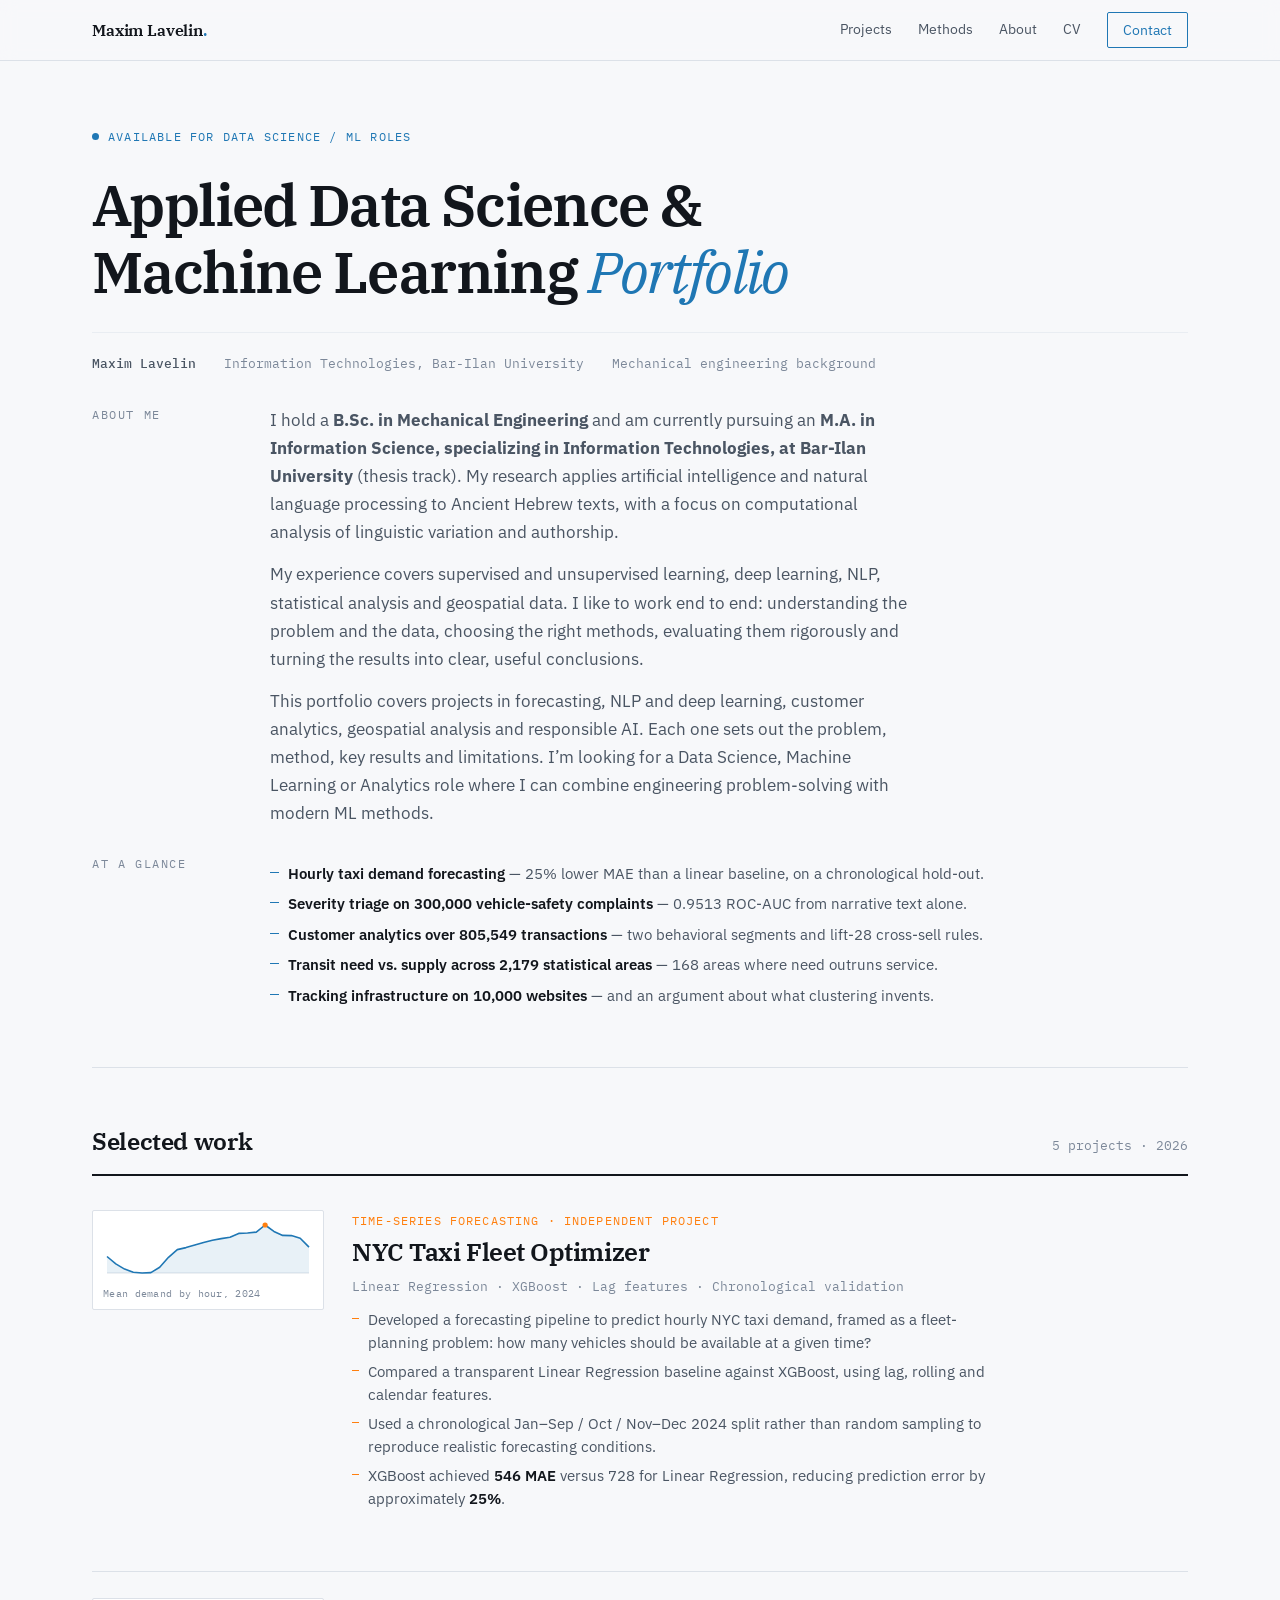
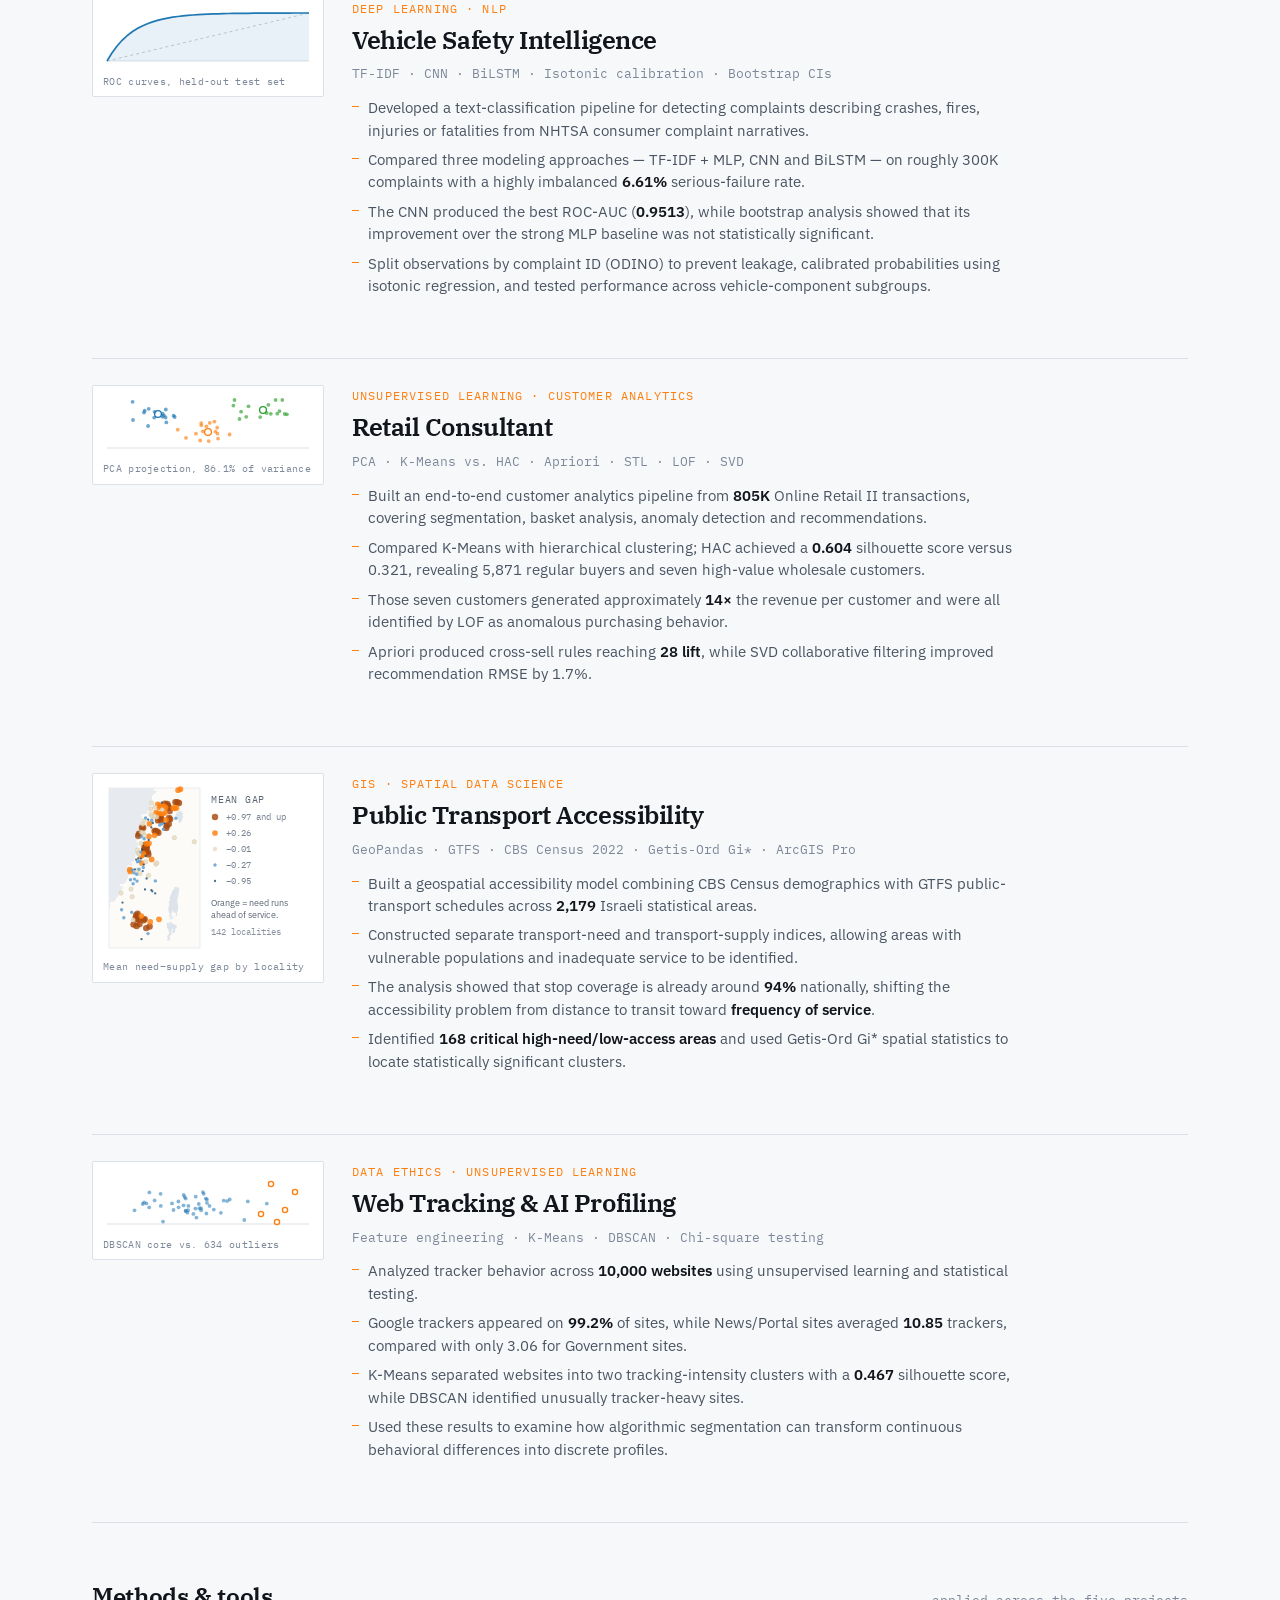
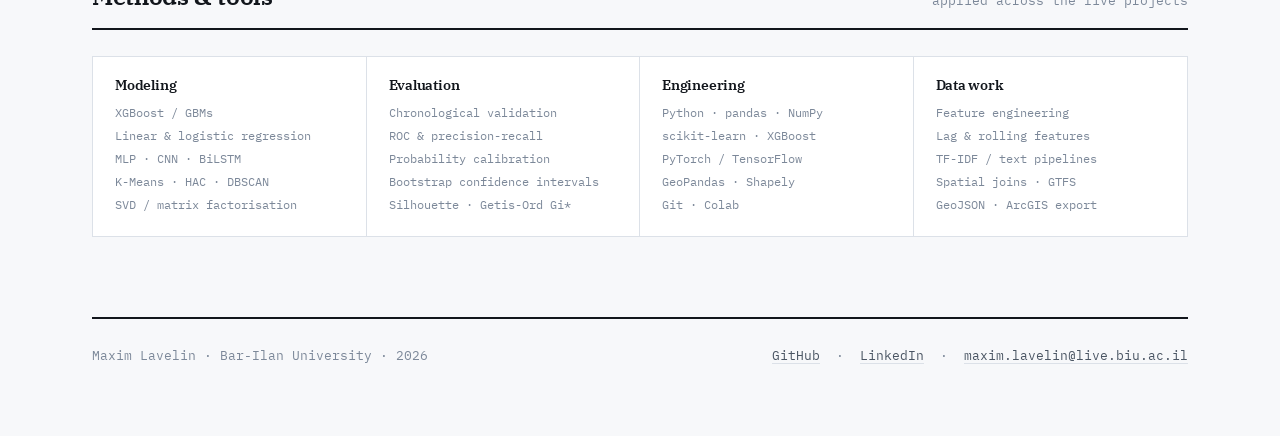
<file: index.html>
<!DOCTYPE html>
<html lang="en">
<head>
<meta charset="UTF-8">
<meta name="viewport" content="width=device-width, initial-scale=1.0">
<meta name="color-scheme" content="light only">
<title>Maxim Lavelin — Applied Data Science & Machine Learning Portfolio</title>
<meta name="description" content="Five end-to-end data science projects: demand forecasting, deep learning on text, customer analytics, spatial analysis, and data ethics.">
<link rel="preconnect" href="https://fonts.googleapis.com">
<link rel="preconnect" href="https://fonts.gstatic.com" crossorigin>
<link href="https://fonts.googleapis.com/css2?family=IBM+Plex+Sans:wght@400;500;600&family=IBM+Plex+Serif:ital,wght@0,400;0,600;1,400&family=IBM+Plex+Mono:wght@400;500&display=swap" rel="stylesheet">
<link rel="stylesheet" href="assets/style.css">
<style>/* ============================================================
   Maxim Lavelin — portfolio
   Direction: the portfolio as a research paper.
   Palette derived from the matplotlib default color cycle.
   ============================================================ */

:root{
  color-scheme: light only;
  --paper:      #F7F8FA;
  --paper-2:    #FFFFFF;
  --ink:        #12161C;
  --ink-soft:   #4A5563;
  --ink-faint:  #7C8899;
  --rule:       #DCE1E8;
  --rule-soft:  #E9EDF2;
  --plot-blue:  #1F77B4;
  --plot-orange:#FF7F0E;
  --blue-wash:  #EAF2F8;

  --max: 1160px;
  --gut: 32px;
}

*{ box-sizing:border-box; margin:0; padding:0; }
html{ scroll-behavior:smooth; -webkit-text-size-adjust:100%; }

html{ background: var(--paper); }
body{
  background: var(--paper);
  color: var(--ink);
  font-family:'IBM Plex Sans', system-ui, sans-serif;
  font-size:16.5px;
  line-height:1.65;
  -webkit-font-smoothing:antialiased;
}

h1,h2,h3,h4{
  font-family:'IBM Plex Serif', Georgia, serif;
  font-weight:600;
  letter-spacing:-0.015em;
  line-height:1.15;
}
a{ color:inherit; }
img{ max-width:100%; display:block; }

.mono{ font-family:'IBM Plex Mono', ui-monospace, monospace; }
.wrap{ max-width:var(--max); margin:0 auto; padding:0 var(--gut); }

/* ---------- label / eyebrow ---------- */
.label{
  font-family:'IBM Plex Mono', monospace;
  font-size:11.5px;
  letter-spacing:.14em;
  text-transform:uppercase;
  color:var(--ink-faint);
}

/* ---------- nav ---------- */
.nav{
  position:sticky; top:0; z-index:60;
  background:rgba(247,248,250,.88);
  backdrop-filter:blur(8px);
  border-bottom:1px solid var(--rule);
}
.nav .wrap{
  display:flex; align-items:center; justify-content:space-between;
  height:60px;
}
.brand{
  font-family:'IBM Plex Serif', serif; font-weight:600;
  font-size:16px; text-decoration:none; letter-spacing:-.01em;
}
.brand em{ font-style:normal; color:var(--plot-blue); }
.nav-links{ display:flex; align-items:center; gap:26px; font-size:14px; }
.nav-links a{ color:var(--ink-soft); text-decoration:none; transition:color .15s; }
.nav-links a:hover{ color:var(--ink); }
.nav-cta{
  border:1px solid var(--plot-blue); color:var(--plot-blue)!important;
  padding:6px 15px; border-radius:2px; font-size:13.5px;
}
.nav-cta:hover{ background:var(--plot-blue); color:#fff!important; }

/* ---------- hero: title block + abstract ---------- */
.hero{ padding:60px 0 52px; border-bottom:1px solid var(--rule); }
.hero .status{
  display:inline-flex; align-items:center; gap:9px;
  font-family:'IBM Plex Mono', monospace; font-size:12px;
  letter-spacing:.1em; text-transform:uppercase;
  color:var(--plot-blue); margin-bottom:26px;
}
.hero .status::before{
  content:''; width:7px; height:7px; border-radius:50%;
  background:var(--plot-blue);
}
.hero h1{
  font-size:clamp(36px, 4.9vw, 58px);
  max-width:24ch;
  letter-spacing:-.028em;
}
.hero h1 .thin{ font-style:italic; font-weight:400; color:var(--plot-blue); }

.byline{
  margin-top:26px; padding-top:20px; border-top:1px solid var(--rule-soft);
  display:flex; flex-wrap:wrap; gap:8px 28px;
  font-family:'IBM Plex Mono', monospace; font-size:13px; color:var(--ink-faint);
}
.byline b{ color:var(--ink-soft); font-weight:500; }

.abstract{
  margin-top:32px;
  display:grid; grid-template-columns:150px 1fr; gap:28px;
  align-items:start;
}
.abstract p{ color:var(--ink-soft); max-width:64ch; font-size:17px; }
.abstract p + p{ margin-top:14px; }

/* ---------- section heads ---------- */
.section{ padding:60px 0 0; }
.section-head{
  display:flex; align-items:baseline; gap:16px;
  padding-bottom:18px; margin-bottom:8px;
  border-bottom:2px solid var(--ink);
}
.section-head h2{ font-size:24px; }
.section-head .count{
  margin-left:auto; font-family:'IBM Plex Mono', monospace;
  font-size:12.5px; color:var(--ink-faint);
}

/* ---------- project rows (the core list) ---------- */
.rows{ border-top:0; }
.row{
  display:grid;
  grid-template-columns:232px 1fr;
  gap:28px;
  align-items:start;
  padding:26px 0 26px;
  border-bottom:1px solid var(--rule);
  text-decoration:none;
  transition:background .18s ease;
  position:relative;
}
.row::after{
  content:''; position:absolute; left:-16px; right:-16px; top:0; bottom:0;
  background:transparent; border-radius:3px; z-index:-1;
  transition:background .18s ease;
}
.row:hover::after{ background:var(--paper-2); box-shadow:0 1px 14px rgba(18,22,28,.06); }
.row:hover .r-title{ color:var(--plot-blue); }
.row:hover .r-go{ opacity:1; transform:translateX(0); }

.r-chart{
  border:1px solid var(--rule);
  background:var(--paper-2);
  padding:8px 10px 6px;
  border-radius:2px;
}
.r-chart svg{ display:block; width:100%; height:auto; }
.r-chart .cap{
  font-family:'IBM Plex Mono', monospace;
  font-size:10px; color:var(--ink-faint);
  margin-top:5px; letter-spacing:.03em;
}

.r-body{ padding-top:2px; }
.r-domain{
  font-family:'IBM Plex Mono', monospace; font-size:11.5px;
  letter-spacing:.1em; text-transform:uppercase; color:var(--plot-orange);
}
.r-title{
  font-family:'IBM Plex Serif', serif; font-weight:600;
  font-size:25px; margin:7px 0 9px; letter-spacing:-.018em;
  transition:color .18s;
}
.r-stack{
  font-family:'IBM Plex Mono', monospace; font-size:12.5px;
  color:var(--ink-faint); margin-bottom:13px;
}
.r-result{
  font-size:15.5px; color:var(--ink-soft); max-width:62ch;
  padding-left:14px; border-left:2px solid var(--plot-blue);
}
.r-result b{ color:var(--ink); font-weight:600; }
.r-go{
  margin-top:14px; font-family:'IBM Plex Mono', monospace; font-size:12.5px;
  color:var(--plot-blue); opacity:0; transform:translateX(-4px);
  transition:opacity .18s, transform .18s;
}

/* ---------- methods / skills strip ---------- */
.methods{
  display:grid; grid-template-columns:repeat(4,1fr); gap:0;
  border:1px solid var(--rule); background:var(--paper-2);
  margin-top:26px;
}
.method{ padding:20px 22px; border-right:1px solid var(--rule); }
.method:last-child{ border-right:0; }
.method h4{ font-size:14px; margin-bottom:9px; }
.method ul{ list-style:none; }
.method li{
  font-family:'IBM Plex Mono', monospace; font-size:12px;
  color:var(--ink-faint); line-height:1.9;
}

/* ---------- about ---------- */
.about{ display:grid; grid-template-columns:150px 1fr; gap:28px; margin-top:26px; }
.about p{ color:var(--ink-soft); max-width:66ch; }
.about p + p{ margin-top:15px; }
.about strong{ color:var(--ink); font-weight:600; }

/* ---------- footer ---------- */
footer{
  margin-top:80px; border-top:2px solid var(--ink);
  padding:26px 0 70px;
  display:flex; justify-content:space-between; flex-wrap:wrap; gap:14px;
  font-family:'IBM Plex Mono', monospace; font-size:12.5px; color:var(--ink-faint);
}
footer a{ color:var(--ink-soft); text-decoration:none; border-bottom:1px solid var(--rule); }
footer a:hover{ color:var(--plot-blue); border-bottom-color:var(--plot-blue); }

/* ============================================================
   PROJECT PAGE
   ============================================================ */
.crumb{ padding:26px 0 0; font-family:'IBM Plex Mono', monospace; font-size:12.5px; }
.crumb a{ color:var(--plot-blue); text-decoration:none; }
.crumb a:hover{ text-decoration:underline; }

.p-hero{ padding:22px 0 40px; border-bottom:2px solid var(--ink); }
.p-hero .r-domain{ font-size:12px; }
.p-hero h1{ font-size:clamp(29px,3.7vw,42px); max-width:27ch; margin:12px 0 0; }
.p-meta{
  margin-top:18px; display:flex; flex-wrap:wrap; gap:6px 26px;
  font-family:'IBM Plex Mono', monospace; font-size:12.5px; color:var(--ink-faint);
}
.callout{
  margin-top:26px; background:var(--blue-wash);
  border-left:3px solid var(--plot-blue);
  padding:18px 22px; font-size:16px; color:var(--ink-soft);
  max-width:74ch;
}
.callout b{ color:var(--ink); font-weight:600; }
.tags{ margin-top:20px; display:flex; flex-wrap:wrap; gap:7px; }
.tag{
  font-family:'IBM Plex Mono', monospace; font-size:11.5px;
  padding:4px 10px; border:1px solid var(--rule);
  background:var(--paper-2); border-radius:2px; color:var(--ink-soft);
}
.dl{ margin-top:22px; display:flex; flex-wrap:wrap; gap:22px; font-size:14px; }
.dl a{ color:var(--plot-blue); text-decoration:none; border-bottom:1px solid transparent; }
.dl a:hover{ border-bottom-color:var(--plot-blue); }

.doc{ display:grid; grid-template-columns:150px 1fr; gap:28px; padding:48px 0 20px; }
.doc + .doc{ padding-top:0; }
.doc h2{ font-size:20px; padding-top:2px; }
.doc-body p{ color:var(--ink-soft); max-width:70ch; }
.doc-body p + p{ margin-top:14px; }
.doc-body ul{ margin:4px 0 0 18px; color:var(--ink-soft); }
.doc-body li{ margin-bottom:9px; max-width:68ch; }
.doc-body b{ color:var(--ink); font-weight:600; }

table.metrics{
  width:100%; border-collapse:collapse; margin:6px 0 18px;
  background:var(--paper-2); border:1px solid var(--rule);
  font-size:14.5px;
}
table.metrics th{
  font-family:'IBM Plex Mono', monospace; font-size:11px;
  letter-spacing:.1em; text-transform:uppercase; color:var(--ink-faint);
  text-align:left; padding:11px 16px; border-bottom:1px solid var(--rule);
}
table.metrics td{ padding:11px 16px; border-bottom:1px solid var(--rule-soft); }
table.metrics tr:last-child td{ border-bottom:0; }
table.metrics td.num{ font-family:'IBM Plex Mono', monospace; }
table.metrics tr.best td{ background:var(--blue-wash); }
table.metrics tr.best td.num{ color:var(--plot-blue); font-weight:600; }

figure.fig{ margin:22px 0 6px; }
figure.fig img{ border:1px solid var(--rule); background:var(--paper-2); border-radius:2px;
  max-height:440px; width:auto; max-width:100%; margin:0 auto; }
figure.fig figcaption{
  font-family:'IBM Plex Mono', monospace; font-size:12px;
  color:var(--ink-faint); margin-top:9px;
}

.pager{
  display:flex; justify-content:space-between; gap:16px; flex-wrap:wrap;
  border-top:1px solid var(--rule); margin-top:40px; padding:24px 0 0;
  font-family:'IBM Plex Mono', monospace; font-size:13px;
}
.pager a{ color:var(--ink-soft); text-decoration:none; }
.pager a:hover{ color:var(--plot-blue); }

/* ---------- accessibility + responsive ---------- */
a:focus-visible, .row:focus-visible{
  outline:2px solid var(--plot-blue); outline-offset:3px; border-radius:2px;
}
@media (prefers-reduced-motion:reduce){
  *{ transition:none!important; scroll-behavior:auto!important; }
  .r-go{ opacity:1; transform:none; }
}

@media (max-width:900px){
  .methods{ grid-template-columns:1fr 1fr; }
  .method:nth-child(2){ border-right:0; }
  .method:nth-child(1), .method:nth-child(2){ border-bottom:1px solid var(--rule); }
}
@media (max-width:760px){
  :root{ --gut:20px; }
  .hero{ padding:56px 0 44px; }
  .abstract, .about, .doc{ grid-template-columns:1fr; gap:12px; }
  .row{ grid-template-columns:1fr; gap:16px; padding:26px 0; }
    .r-chart{ max-width:280px; }
  .r-go{ opacity:1; transform:none; }
  .nav-links{ gap:16px; font-size:13px; }
  .nav-links a.hide-sm{ display:none; }
}
@media (max-width:520px){
  .methods{ grid-template-columns:1fr; }
  .method{ border-right:0; border-bottom:1px solid var(--rule); }
  .method:last-child{ border-bottom:0; }
}


/* ---------- homepage row: supporting points ---------- */
.r-points{ list-style:none; margin:12px 0 0; max-width:66ch; }
.r-points li{
  position:relative; padding-left:16px; margin:7px 0;
  font-size:14.5px; line-height:1.55; color:var(--ink-soft);
}
.r-points li::before{
  content:''; position:absolute; left:0; top:.62em;
  width:7px; height:1px; background:var(--plot-orange);
}
.r-points b{ color:var(--ink); font-weight:600; }

/* ---------- hero: at-a-glance summary ---------- */
.glance{
  margin-top:28px;
  display:grid; grid-template-columns:150px 1fr; gap:28px;
  align-items:start;
}
.glance ul{ list-style:none; max-width:72ch; }
.glance li{
  position:relative; padding-left:18px; margin:8px 0;
  font-size:15px; line-height:1.5; color:var(--ink-soft);
}
.glance li::before{
  content:''; position:absolute; left:0; top:.6em;
  width:9px; height:1px; background:var(--plot-blue);
}
.glance b{ color:var(--ink); font-weight:600; }

@media (max-width:860px){
  .glance{ grid-template-columns:1fr; gap:10px; }
}
</style>
</head>
<body>
<nav class="nav">
  <div class="wrap">
    <a href="index.html" class="brand">Maxim Lavelin<em>.</em></a>
    <div class="nav-links">
      <a href="index.html#projects">Projects</a>
      <a href="index.html#methods" class="hide-sm">Methods</a>
      <a href="index.html#about" class="hide-sm">About</a>
      <a href="assets/Maxim_Lavelin_CV.pdf">CV</a>
      <a href="mailto:maxim.lavelin@live.biu.ac.il" class="nav-cta">Contact</a>
    </div>
  </div>
</nav>

<div class="wrap">

  <header class="hero">
    <div class="status">Available for data science / ML roles</div>
    <h1>Applied Data Science &amp; Machine Learning <span class="thin">Portfolio</span></h1>

    <div class="byline">
      <span><b>Maxim Lavelin</b></span>
      <span>Information Technologies, Bar-Ilan University</span>
      <span>Mechanical engineering background</span>
    </div>

    <div class="abstract" id="about">
      <div class="label">About Me</div>
      <div>
        <p>I hold a <strong>B.Sc. in Mechanical Engineering</strong> and am currently pursuing an
        <strong>M.A. in Information Science, specializing in Information Technologies, at Bar-Ilan
        University</strong> (thesis track). My research applies artificial intelligence and natural
        language processing to Ancient Hebrew texts, with a focus on computational analysis of
        linguistic variation and authorship.</p>
        <p>My experience covers supervised and unsupervised learning, deep learning, NLP, statistical
        analysis and geospatial data. I like to work end to end: understanding the problem and the
        data, choosing the right methods, evaluating them rigorously and turning the results into
        clear, useful conclusions.</p>
        <p>This portfolio covers projects in forecasting, NLP and deep learning, customer analytics,
        geospatial analysis and responsible AI. Each one sets out the problem, method, key results and
        limitations. I&rsquo;m looking for a Data Science, Machine Learning or Analytics role where I
        can combine engineering problem-solving with modern ML methods.</p>
      </div>
    </div>

    <div class="glance">
      <div class="label">At a glance</div>
      <ul>
        <li><b>Hourly taxi demand forecasting</b> &mdash; 25% lower MAE than a linear baseline, on a chronological hold-out.</li>
        <li><b>Severity triage on 300,000 vehicle-safety complaints</b> &mdash; 0.9513 ROC-AUC from narrative text alone.</li>
        <li><b>Customer analytics over 805,549 transactions</b> &mdash; two behavioral segments and lift-28 cross-sell rules.</li>
        <li><b>Transit need vs. supply across 2,179 statistical areas</b> &mdash; 168 areas where need outruns service.</li>
        <li><b>Tracking infrastructure on 10,000 websites</b> &mdash; and an argument about what clustering invents.</li>
      </ul>
    </div>
  </header>

  <section class="section" id="projects">
    <div class="section-head">
      <h2>Selected work</h2>
      <span class="count">5 projects · 2026</span>
    </div>
    <div class="rows">
    <a class="row" href="projects/nyc-taxi.html">
      <div class="r-chart">
        <svg viewBox="0 0 210 62" xmlns="http://www.w3.org/2000/svg" role="img" aria-hidden="true" fill="none"><line x1="4" y1="54" x2="206" y2="54" stroke="#DCE1E8" stroke-width="1"/><path d="M 4.0,37.5 L 12.8,44.9 L 21.6,50.1 L 30.3,53.2 L 39.1,54.0 L 47.9,53.6 L 56.7,48.2 L 65.5,38.3 L 74.3,30.6 L 83.0,28.6 L 91.8,26.1 L 100.6,23.5 L 109.4,21.2 L 118.2,19.6 L 127.0,18.2 L 135.7,14.4 L 144.5,14.0 L 153.3,13.1 L 162.1,6.0 L 170.9,12.4 L 179.7,16.4 L 188.4,16.6 L 197.2,19.2 L 206.0,28.1 L 206.0,54.0 L 4.0,54.0 Z" fill="#1F77B4" fill-opacity=".10"/><path d="M 4.0,37.5 L 12.8,44.9 L 21.6,50.1 L 30.3,53.2 L 39.1,54.0 L 47.9,53.6 L 56.7,48.2 L 65.5,38.3 L 74.3,30.6 L 83.0,28.6 L 91.8,26.1 L 100.6,23.5 L 109.4,21.2 L 118.2,19.6 L 127.0,18.2 L 135.7,14.4 L 144.5,14.0 L 153.3,13.1 L 162.1,6.0 L 170.9,12.4 L 179.7,16.4 L 188.4,16.6 L 197.2,19.2 L 206.0,28.1" stroke="#1F77B4" stroke-width="1.6" stroke-linejoin="round"/><circle cx="162.1" cy="6.0" r="2.6" fill="#FF7F0E"/></svg>
        <div class="cap">Mean demand by hour, 2024</div>
      </div>
      <div class="r-body">
        <div class="r-domain">Time-series forecasting · Independent project</div>
        <h3 class="r-title">NYC Taxi Fleet Optimizer</h3>
        <div class="r-stack">Linear Regression · XGBoost · Lag features · Chronological validation</div>
        <ul class="r-points"><li>Developed a forecasting pipeline to predict hourly NYC taxi demand, framed as a fleet-planning problem: how many vehicles should be available at a given time?</li><li>Compared a transparent Linear Regression baseline against XGBoost, using lag, rolling and calendar features.</li><li>Used a chronological Jan&ndash;Sep / Oct / Nov&ndash;Dec 2024 split rather than random sampling to reproduce realistic forecasting conditions.</li><li>XGBoost achieved <b>546 MAE</b> versus 728 for Linear Regression, reducing prediction error by approximately <b>25%</b>.</li></ul>
        <div class="r-go">Read the write-up &nbsp;→</div>
      </div>
    </a>
    <a class="row" href="projects/vehicle-safety.html">
      <div class="r-chart">
        <svg viewBox="0 0 210 62" xmlns="http://www.w3.org/2000/svg" role="img" aria-hidden="true" fill="none"><line x1="4" y1="54" x2="206" y2="54" stroke="#DCE1E8" stroke-width="1"/><line x1="4" y1="54.0" x2="206.0" y2="6" stroke="#C6CDD6" stroke-width="1" stroke-dasharray="3 3"/><path d="M 4.0,54.0 L 9.1,45.8 L 14.1,39.0 L 19.1,33.3 L 24.2,28.7 L 29.2,24.8 L 34.3,21.6 L 39.3,18.9 L 44.4,16.7 L 49.5,14.9 L 54.5,13.4 L 59.6,12.1 L 64.6,11.1 L 69.7,10.2 L 74.7,9.5 L 79.8,8.9 L 84.8,8.4 L 89.8,8.0 L 94.9,7.6 L 99.9,7.4 L 105.0,7.1 L 110.1,6.9 L 115.1,6.8 L 120.1,6.6 L 125.2,6.5 L 130.2,6.4 L 135.3,6.4 L 140.4,6.3 L 145.4,6.3 L 150.4,6.2 L 155.5,6.2 L 160.6,6.1 L 165.6,6.1 L 170.6,6.1 L 175.7,6.1 L 180.8,6.1 L 185.8,6.1 L 190.9,6.0 L 195.9,6.0 L 200.9,6.0 L 206.0,6.0 L 206.0,54.0 L 4,54.0 Z" fill="#1F77B4" fill-opacity=".10"/><path d="M 4.0,54.0 L 9.1,45.8 L 14.1,39.0 L 19.1,33.3 L 24.2,28.7 L 29.2,24.8 L 34.3,21.6 L 39.3,18.9 L 44.4,16.7 L 49.5,14.9 L 54.5,13.4 L 59.6,12.1 L 64.6,11.1 L 69.7,10.2 L 74.7,9.5 L 79.8,8.9 L 84.8,8.4 L 89.8,8.0 L 94.9,7.6 L 99.9,7.4 L 105.0,7.1 L 110.1,6.9 L 115.1,6.8 L 120.1,6.6 L 125.2,6.5 L 130.2,6.4 L 135.3,6.4 L 140.4,6.3 L 145.4,6.3 L 150.4,6.2 L 155.5,6.2 L 160.6,6.1 L 165.6,6.1 L 170.6,6.1 L 175.7,6.1 L 180.8,6.1 L 185.8,6.1 L 190.9,6.0 L 195.9,6.0 L 200.9,6.0 L 206.0,6.0" stroke="#1F77B4" stroke-width="1.7"/></svg>
        <div class="cap">ROC curves, held-out test set</div>
      </div>
      <div class="r-body">
        <div class="r-domain">Deep learning · NLP</div>
        <h3 class="r-title">Vehicle Safety Intelligence</h3>
        <div class="r-stack">TF-IDF · CNN · BiLSTM · Isotonic calibration · Bootstrap CIs</div>
        <ul class="r-points"><li>Developed a text-classification pipeline for detecting complaints describing crashes, fires, injuries or fatalities from NHTSA consumer complaint narratives.</li><li>Compared three modeling approaches &mdash; TF-IDF&nbsp;+&nbsp;MLP, CNN and BiLSTM &mdash; on roughly 300K complaints with a highly imbalanced <b>6.61%</b> serious-failure rate.</li><li>The CNN produced the best ROC-AUC (<b>0.9513</b>), while bootstrap analysis showed that its improvement over the strong MLP baseline was not statistically significant.</li><li>Split observations by complaint ID (ODINO) to prevent leakage, calibrated probabilities using isotonic regression, and tested performance across vehicle-component subgroups.</li></ul>
        <div class="r-go">Read the write-up &nbsp;→</div>
      </div>
    </a>
    <a class="row" href="projects/retail-consultant.html">
      <div class="r-chart">
        <svg viewBox="0 0 210 62" xmlns="http://www.w3.org/2000/svg" role="img" aria-hidden="true" fill="none"><line x1="4" y1="54" x2="206" y2="54" stroke="#DCE1E8" stroke-width="1"/><circle cx="51.2" cy="23.6" r="1.9" fill="#1F77B4" fill-opacity=".65"/><circle cx="51.6" cy="17.8" r="1.9" fill="#1F77B4" fill-opacity=".65"/><circle cx="41.0" cy="18.5" r="1.9" fill="#1F77B4" fill-opacity=".65"/><circle cx="71.7" cy="23.0" r="1.9" fill="#1F77B4" fill-opacity=".65"/><circle cx="70.6" cy="21.7" r="1.9" fill="#1F77B4" fill-opacity=".65"/><circle cx="60.9" cy="21.3" r="1.9" fill="#1F77B4" fill-opacity=".65"/><circle cx="30.0" cy="26.0" r="1.9" fill="#1F77B4" fill-opacity=".65"/><circle cx="62.6" cy="23.5" r="1.9" fill="#1F77B4" fill-opacity=".65"/><circle cx="29.6" cy="7.8" r="1.9" fill="#1F77B4" fill-opacity=".65"/><circle cx="41.7" cy="16.7" r="1.9" fill="#1F77B4" fill-opacity=".65"/><circle cx="59.6" cy="19.7" r="1.9" fill="#1F77B4" fill-opacity=".65"/><circle cx="62.8" cy="15.5" r="1.9" fill="#1F77B4" fill-opacity=".65"/><circle cx="59.6" cy="22.8" r="1.9" fill="#1F77B4" fill-opacity=".65"/><circle cx="45.1" cy="32.0" r="1.9" fill="#1F77B4" fill-opacity=".65"/><circle cx="63.3" cy="28.4" r="1.9" fill="#1F77B4" fill-opacity=".65"/><circle cx="45.7" cy="14.8" r="1.9" fill="#1F77B4" fill-opacity=".65"/><circle cx="55" cy="20" r="3.4" fill="none" stroke="#1F77B4" stroke-width="1.3"/><circle cx="99.8" cy="37.3" r="1.9" fill="#FF7F0E" fill-opacity=".65"/><circle cx="114.5" cy="39.7" r="1.9" fill="#FF7F0E" fill-opacity=".65"/><circle cx="98.3" cy="31.3" r="1.9" fill="#FF7F0E" fill-opacity=".65"/><circle cx="97.2" cy="46.5" r="1.9" fill="#FF7F0E" fill-opacity=".65"/><circle cx="92.9" cy="39.7" r="1.9" fill="#FF7F0E" fill-opacity=".65"/><circle cx="111.4" cy="27.6" r="1.9" fill="#FF7F0E" fill-opacity=".65"/><circle cx="105.7" cy="47.1" r="1.9" fill="#FF7F0E" fill-opacity=".65"/><circle cx="74.8" cy="35.7" r="1.9" fill="#FF7F0E" fill-opacity=".65"/><circle cx="103.4" cy="32.3" r="1.9" fill="#FF7F0E" fill-opacity=".65"/><circle cx="112.5" cy="37.6" r="1.9" fill="#FF7F0E" fill-opacity=".65"/><circle cx="83.0" cy="43.8" r="1.9" fill="#FF7F0E" fill-opacity=".65"/><circle cx="115.0" cy="44.6" r="1.9" fill="#FF7F0E" fill-opacity=".65"/><circle cx="126.6" cy="40.5" r="1.9" fill="#FF7F0E" fill-opacity=".65"/><circle cx="106.8" cy="28.9" r="1.9" fill="#FF7F0E" fill-opacity=".65"/><circle cx="114.2" cy="33.7" r="1.9" fill="#FF7F0E" fill-opacity=".65"/><circle cx="98.2" cy="29.1" r="1.9" fill="#FF7F0E" fill-opacity=".65"/><circle cx="105" cy="38" r="3.4" fill="none" stroke="#FF7F0E" stroke-width="1.3"/><circle cx="145.5" cy="12.3" r="1.9" fill="#2CA02C" fill-opacity=".65"/><circle cx="179.3" cy="6.0" r="1.9" fill="#2CA02C" fill-opacity=".65"/><circle cx="138.1" cy="17.7" r="1.9" fill="#2CA02C" fill-opacity=".65"/><circle cx="181.7" cy="20.0" r="1.9" fill="#2CA02C" fill-opacity=".65"/><circle cx="131.5" cy="6.0" r="1.9" fill="#2CA02C" fill-opacity=".65"/><circle cx="165.4" cy="10.8" r="1.9" fill="#2CA02C" fill-opacity=".65"/><circle cx="143.2" cy="22.8" r="1.9" fill="#2CA02C" fill-opacity=".65"/><circle cx="176.5" cy="17.1" r="1.9" fill="#2CA02C" fill-opacity=".65"/><circle cx="163.7" cy="19.0" r="1.9" fill="#2CA02C" fill-opacity=".65"/><circle cx="183.9" cy="20.3" r="1.9" fill="#2CA02C" fill-opacity=".65"/><circle cx="167.8" cy="19.8" r="1.9" fill="#2CA02C" fill-opacity=".65"/><circle cx="136.5" cy="25.0" r="1.9" fill="#2CA02C" fill-opacity=".65"/><circle cx="174.3" cy="19.7" r="1.9" fill="#2CA02C" fill-opacity=".65"/><circle cx="130.4" cy="11.6" r="1.9" fill="#2CA02C" fill-opacity=".65"/><circle cx="172.6" cy="6.0" r="1.9" fill="#2CA02C" fill-opacity=".65"/><circle cx="157.2" cy="23.1" r="1.9" fill="#2CA02C" fill-opacity=".65"/><circle cx="160" cy="16" r="3.4" fill="none" stroke="#2CA02C" stroke-width="1.3"/></svg>
        <div class="cap">PCA projection, 86.1% of variance</div>
      </div>
      <div class="r-body">
        <div class="r-domain">Unsupervised learning · Customer analytics</div>
        <h3 class="r-title">Retail Consultant</h3>
        <div class="r-stack">PCA · K-Means vs. HAC · Apriori · STL · LOF · SVD</div>
        <ul class="r-points"><li>Built an end-to-end customer analytics pipeline from <b>805K</b> Online Retail II transactions, covering segmentation, basket analysis, anomaly detection and recommendations.</li><li>Compared K-Means with hierarchical clustering; HAC achieved a <b>0.604</b> silhouette score versus 0.321, revealing 5,871 regular buyers and seven high-value wholesale customers.</li><li>Those seven customers generated approximately <b>14&times;</b> the revenue per customer and were all identified by LOF as anomalous purchasing behavior.</li><li>Apriori produced cross-sell rules reaching <b>28 lift</b>, while SVD collaborative filtering improved recommendation RMSE by 1.7%.</li></ul>
        <div class="r-go">Read the write-up &nbsp;→</div>
      </div>
    </a>
    <a class="row" href="projects/transit-accessibility.html">
      <div class="r-chart">
        <svg viewBox="0 0 210 172" xmlns="http://www.w3.org/2000/svg" role="img" aria-hidden="true"><rect x="6" y="6" width="91" height="160" fill="#FCFBF7" stroke="#DCE1E8" stroke-width=".6"/><path d="M 50.5,6.1 L 6.0,6.1 L 6.0,126.0 L 7.8,123.6 L 6.6,121.9 L 7.1,119.9 L 11.3,119.5 L 15.7,112.9 L 15.8,109.6 L 18.5,108.3 L 20.0,104.5 L 16.6,104.2 L 17.2,102.0 L 19.9,101.9 L 22.6,100.4 L 26.7,90.7 L 24.8,88.9 L 25.1,86.2 L 23.7,85.8 L 25.0,83.2 L 29.4,83.7 L 28.3,80.0 L 30.8,79.6 L 33.3,70.2 L 32.0,67.8 L 32.5,66.4 L 34.5,65.4 L 35.1,60.6 L 33.4,60.5 L 33.3,58.0 L 36.3,57.7 L 36.2,56.8 L 34.3,56.2 L 33.5,52.0 L 35.3,49.2 L 35.3,47.1 L 38.2,44.9 L 37.1,41.9 L 38.9,39.6 L 38.6,36.8 L 39.8,35.0 L 38.3,34.8 L 38.3,32.4 L 43.5,32.1 L 43.9,29.9 L 45.5,28.7 L 45.3,26.1 L 47.4,24.0 L 46.0,20.1 L 48.8,18.2 L 49.1,14.1 L 53.8,9.4 L 53.1,8.5 L 50.8,8.7 Z" fill="#E7EAEE"/><path d="M 66.8,139.4 L 66.1,139.4 L 66.1,140.0 L 66.9,140.1 L 66.7,141.4 L 65.8,141.3 L 65.6,140.6 L 63.7,140.9 L 64.2,146.0 L 65.3,146.9 L 66.1,151.6 L 64.1,154.2 L 64.1,155.0 L 64.8,155.3 L 64.1,158.8 L 67.1,158.0 L 66.8,154.6 L 67.5,152.6 L 68.9,152.8 L 68.3,150.9 L 69.1,146.5 L 70.0,146.6 L 69.5,147.9 L 70.1,148.0 L 70.0,149.1 L 69.2,149.6 L 69.2,151.1 L 70.7,151.2 L 72.5,149.2 L 72.0,146.9 L 73.9,145.2 L 73.1,142.7 L 71.2,142.6 L 69.3,141.5 L 68.5,140.0 L 66.9,140.1 Z" fill="#DCE3EA"/><path d="M 70.1,134.6 L 69.1,134.4 L 67.5,135.5 L 67.0,138.0 L 69.9,135.9 Z" fill="#DCE3EA"/><path d="M 75.9,105.5 L 75.2,105.5 L 74.2,106.9 L 74.2,105.1 L 71.8,105.0 L 70.2,108.2 L 69.0,108.9 L 68.6,111.6 L 66.6,115.3 L 66.9,118.2 L 65.7,119.9 L 66.2,122.6 L 65.2,127.7 L 66.8,133.1 L 66.0,134.0 L 66.0,135.3 L 66.8,135.2 L 67.9,133.7 L 69.3,133.6 L 69.3,133.0 L 68.1,132.8 L 69.4,128.3 L 70.8,128.4 L 70.0,129.1 L 70.0,131.1 L 71.4,130.0 L 73.0,131.4 L 72.5,134.5 L 74.0,133.3 L 74.0,129.5 L 74.9,128.5 L 75.3,124.2 L 74.4,121.6 L 74.3,118.1 L 76.4,106.9 Z" fill="#DCE3EA"/><path d="M 78.5,28.2 L 77.9,28.2 L 77.8,29.4 L 76.5,29.0 L 73.9,30.3 L 72.7,32.7 L 72.9,34.0 L 74.8,35.6 L 74.8,37.4 L 75.6,38.6 L 75.9,40.9 L 77.7,40.5 L 77.7,39.7 L 78.9,39.2 L 79.4,35.9 L 80.1,34.9 L 80.1,34.1 L 79.5,34.0 L 79.4,32.3 L 80.3,31.8 L 80.3,31.1 L 79.5,31.1 L 78.6,30.4 Z" fill="#DCE3EA"/><circle cx="43.2" cy="146.1" r="3.2" fill="#A8480C" fill-opacity=".82"/><circle cx="66.7" cy="29.1" r="3.2" fill="#A8480C" fill-opacity=".82"/><circle cx="33.6" cy="144.0" r="3.2" fill="#A8480C" fill-opacity=".82"/><circle cx="64.3" cy="21.9" r="3.2" fill="#A8480C" fill-opacity=".82"/><circle cx="63.8" cy="43.7" r="3.2" fill="#A8480C" fill-opacity=".82"/><circle cx="44.9" cy="70.3" r="3.2" fill="#A8480C" fill-opacity=".82"/><circle cx="36.0" cy="51.8" r="3.2" fill="#A8480C" fill-opacity=".82"/><circle cx="65.8" cy="42.0" r="3.2" fill="#A8480C" fill-opacity=".82"/><circle cx="33.2" cy="133.2" r="3.2" fill="#A8480C" fill-opacity=".82"/><circle cx="43.2" cy="69.0" r="3.2" fill="#A8480C" fill-opacity=".82"/><circle cx="74.2" cy="20.3" r="3.2" fill="#A8480C" fill-opacity=".82"/><circle cx="65.8" cy="25.8" r="3.2" fill="#A8480C" fill-opacity=".82"/><circle cx="65.2" cy="24.0" r="3.2" fill="#A8480C" fill-opacity=".82"/><circle cx="55.0" cy="38.4" r="3.2" fill="#A8480C" fill-opacity=".82"/><circle cx="58.1" cy="36.5" r="3.2" fill="#A8480C" fill-opacity=".82"/><circle cx="32.7" cy="135.8" r="3.2" fill="#A8480C" fill-opacity=".82"/><circle cx="40.6" cy="138.3" r="3.2" fill="#A8480C" fill-opacity=".82"/><circle cx="56.5" cy="36.4" r="3.2" fill="#A8480C" fill-opacity=".82"/><circle cx="35.2" cy="53.8" r="3.2" fill="#A8480C" fill-opacity=".82"/><circle cx="67.1" cy="37.3" r="3.2" fill="#A8480C" fill-opacity=".82"/><circle cx="41.3" cy="66.5" r="3.2" fill="#A8480C" fill-opacity=".82"/><circle cx="45.4" cy="72.4" r="3.2" fill="#A8480C" fill-opacity=".82"/><circle cx="34.6" cy="131.6" r="3.2" fill="#A8480C" fill-opacity=".82"/><circle cx="63.3" cy="45.9" r="3.2" fill="#A8480C" fill-opacity=".82"/><circle cx="54.1" cy="49.6" r="3.2" fill="#A8480C" fill-opacity=".82"/><circle cx="62.0" cy="21.6" r="3.2" fill="#A8480C" fill-opacity=".82"/><circle cx="41.3" cy="68.7" r="3.2" fill="#A8480C" fill-opacity=".82"/><circle cx="72.4" cy="20.1" r="3.2" fill="#A8480C" fill-opacity=".82"/><circle cx="40.2" cy="45.7" r="3.2" fill="#A8480C" fill-opacity=".82"/><circle cx="58.1" cy="38.4" r="3.2" fill="#A8480C" fill-opacity=".82"/><circle cx="76.0" cy="21.0" r="3.2" fill="#A8480C" fill-opacity=".82"/><circle cx="42.8" cy="64.3" r="3.2" fill="#A8480C" fill-opacity=".82"/><circle cx="55.4" cy="50.8" r="3.2" fill="#A8480C" fill-opacity=".82"/><circle cx="41.7" cy="63.0" r="3.2" fill="#A8480C" fill-opacity=".82"/><circle cx="43.2" cy="66.5" r="3.2" fill="#A8480C" fill-opacity=".82"/><circle cx="57.4" cy="33.9" r="3.2" fill="#A8480C" fill-opacity=".82"/><circle cx="52.8" cy="48.9" r="3.2" fill="#A8480C" fill-opacity=".82"/><circle cx="35.7" cy="137.6" r="3.2" fill="#A8480C" fill-opacity=".82"/><circle cx="30.5" cy="142.6" r="3.2" fill="#A8480C" fill-opacity=".82"/><circle cx="41.7" cy="137.1" r="3.2" fill="#A8480C" fill-opacity=".82"/><circle cx="33.8" cy="137.0" r="3.2" fill="#A8480C" fill-opacity=".82"/><circle cx="36.5" cy="142.1" r="3.2" fill="#A8480C" fill-opacity=".82"/><circle cx="38.9" cy="45.8" r="3.2" fill="#A8480C" fill-opacity=".82"/><circle cx="46.6" cy="144.5" r="3.2" fill="#A8480C" fill-opacity=".82"/><circle cx="51.6" cy="49.0" r="3.2" fill="#A8480C" fill-opacity=".82"/><circle cx="43.9" cy="65.0" r="3.2" fill="#A8480C" fill-opacity=".82"/><circle cx="66.2" cy="36.0" r="3.2" fill="#A8480C" fill-opacity=".82"/><circle cx="48.7" cy="77.4" r="2.85" fill="#FF7F0E" fill-opacity=".82"/><circle cx="56.0" cy="137.3" r="2.85" fill="#FF7F0E" fill-opacity=".82"/><circle cx="47.2" cy="139.9" r="2.85" fill="#FF7F0E" fill-opacity=".82"/><circle cx="51.6" cy="53.3" r="2.85" fill="#FF7F0E" fill-opacity=".82"/><circle cx="38.4" cy="134.1" r="2.85" fill="#FF7F0E" fill-opacity=".82"/><circle cx="63.0" cy="37.8" r="2.85" fill="#FF7F0E" fill-opacity=".82"/><circle cx="46.0" cy="54.4" r="2.85" fill="#FF7F0E" fill-opacity=".82"/><circle cx="46.4" cy="41.8" r="2.85" fill="#FF7F0E" fill-opacity=".82"/><circle cx="75.1" cy="8.2" r="2.85" fill="#FF7F0E" fill-opacity=".82"/><circle cx="46.0" cy="61.3" r="2.85" fill="#FF7F0E" fill-opacity=".82"/><circle cx="53.1" cy="30.5" r="2.85" fill="#FF7F0E" fill-opacity=".82"/><circle cx="61.6" cy="24.5" r="2.85" fill="#FF7F0E" fill-opacity=".82"/><circle cx="71.9" cy="26.3" r="2.85" fill="#FF7F0E" fill-opacity=".82"/><circle cx="39.6" cy="73.0" r="2.85" fill="#FF7F0E" fill-opacity=".82"/><circle cx="62.1" cy="30.8" r="2.85" fill="#FF7F0E" fill-opacity=".82"/><circle cx="26.7" cy="87.7" r="2.85" fill="#FF7F0E" fill-opacity=".82"/><circle cx="62.7" cy="25.8" r="2.85" fill="#FF7F0E" fill-opacity=".82"/><circle cx="56.2" cy="25.4" r="2.85" fill="#FF7F0E" fill-opacity=".82"/><circle cx="77.4" cy="7.2" r="2.85" fill="#FF7F0E" fill-opacity=".82"/><circle cx="54.8" cy="22.4" r="2.85" fill="#FF7F0E" fill-opacity=".82"/><circle cx="38.2" cy="74.0" r="2.85" fill="#FF7F0E" fill-opacity=".82"/><circle cx="73.5" cy="25.9" r="2.85" fill="#FF7F0E" fill-opacity=".82"/><circle cx="55.1" cy="31.7" r="2.85" fill="#FF7F0E" fill-opacity=".82"/><circle cx="43.6" cy="61.7" r="2.85" fill="#FF7F0E" fill-opacity=".82"/><circle cx="58.4" cy="31.3" r="2.85" fill="#FF7F0E" fill-opacity=".82"/><circle cx="59.7" cy="31.3" r="2.85" fill="#FF7F0E" fill-opacity=".82"/><circle cx="38.9" cy="81.0" r="2.85" fill="#FF7F0E" fill-opacity=".82"/><circle cx="70.3" cy="25.9" r="2.85" fill="#FF7F0E" fill-opacity=".82"/><circle cx="57.0" cy="23.8" r="2.85" fill="#FF7F0E" fill-opacity=".82"/><circle cx="59.9" cy="24.2" r="2.85" fill="#FF7F0E" fill-opacity=".82"/><circle cx="27.3" cy="89.4" r="2.85" fill="#FF7F0E" fill-opacity=".82"/><circle cx="40.4" cy="71.6" r="2.85" fill="#FF7F0E" fill-opacity=".82"/><circle cx="29.2" cy="114.7" r="2.2" fill="#E6DCC0" fill-opacity=".82" stroke="#C4BCA2" stroke-width=".35"/><circle cx="39.7" cy="42.1" r="2.2" fill="#E6DCC0" fill-opacity=".82" stroke="#C4BCA2" stroke-width=".35"/><circle cx="28.0" cy="107.1" r="2.2" fill="#E6DCC0" fill-opacity=".82" stroke="#C4BCA2" stroke-width=".35"/><circle cx="71.4" cy="55.7" r="2.2" fill="#E6DCC0" fill-opacity=".82" stroke="#C4BCA2" stroke-width=".35"/><circle cx="48.5" cy="20.9" r="2.2" fill="#E6DCC0" fill-opacity=".82" stroke="#C4BCA2" stroke-width=".35"/><circle cx="18.0" cy="111.0" r="2.2" fill="#E6DCC0" fill-opacity=".82" stroke="#C4BCA2" stroke-width=".35"/><circle cx="47.8" cy="26.9" r="2.2" fill="#E6DCC0" fill-opacity=".82" stroke="#C4BCA2" stroke-width=".35"/><circle cx="52.0" cy="25.0" r="2.2" fill="#E6DCC0" fill-opacity=".82" stroke="#C4BCA2" stroke-width=".35"/><circle cx="45.5" cy="93.5" r="2.2" fill="#E6DCC0" fill-opacity=".82" stroke="#C4BCA2" stroke-width=".35"/><circle cx="59.2" cy="27.6" r="2.2" fill="#E6DCC0" fill-opacity=".82" stroke="#C4BCA2" stroke-width=".35"/><circle cx="47.8" cy="32.2" r="2.2" fill="#E6DCC0" fill-opacity=".82" stroke="#C4BCA2" stroke-width=".35"/><circle cx="42.6" cy="79.9" r="2.2" fill="#E6DCC0" fill-opacity=".82" stroke="#C4BCA2" stroke-width=".35"/><circle cx="34.4" cy="68.0" r="2.2" fill="#E6DCC0" fill-opacity=".82" stroke="#C4BCA2" stroke-width=".35"/><circle cx="49.2" cy="34.5" r="2.2" fill="#E6DCC0" fill-opacity=".82" stroke="#C4BCA2" stroke-width=".35"/><circle cx="41.2" cy="38.6" r="2.2" fill="#E6DCC0" fill-opacity=".82" stroke="#C4BCA2" stroke-width=".35"/><circle cx="40.4" cy="51.2" r="2.2" fill="#E6DCC0" fill-opacity=".82" stroke="#C4BCA2" stroke-width=".35"/><circle cx="53.8" cy="35.1" r="2.2" fill="#E6DCC0" fill-opacity=".82" stroke="#C4BCA2" stroke-width=".35"/><circle cx="41.6" cy="53.5" r="2.2" fill="#E6DCC0" fill-opacity=".82" stroke="#C4BCA2" stroke-width=".35"/><circle cx="36.9" cy="91.6" r="2.2" fill="#E6DCC0" fill-opacity=".82" stroke="#C4BCA2" stroke-width=".35"/><circle cx="52.8" cy="82.1" r="2.2" fill="#E6DCC0" fill-opacity=".82" stroke="#C4BCA2" stroke-width=".35"/><circle cx="35.1" cy="71.0" r="2.2" fill="#E6DCC0" fill-opacity=".82" stroke="#C4BCA2" stroke-width=".35"/><circle cx="53.8" cy="80.9" r="2.2" fill="#E6DCC0" fill-opacity=".82" stroke="#C4BCA2" stroke-width=".35"/><circle cx="36.1" cy="72.2" r="2.2" fill="#E6DCC0" fill-opacity=".82" stroke="#C4BCA2" stroke-width=".35"/><circle cx="51.4" cy="34.0" r="2.2" fill="#E6DCC0" fill-opacity=".82" stroke="#C4BCA2" stroke-width=".35"/><circle cx="38.6" cy="50.3" r="2.2" fill="#E6DCC0" fill-opacity=".82" stroke="#C4BCA2" stroke-width=".35"/><circle cx="30.2" cy="137.9" r="2.2" fill="#E6DCC0" fill-opacity=".82" stroke="#C4BCA2" stroke-width=".35"/><circle cx="33.9" cy="88.4" r="2.2" fill="#E6DCC0" fill-opacity=".82" stroke="#C4BCA2" stroke-width=".35"/><circle cx="91.3" cy="59.7" r="2.2" fill="#E6DCC0" fill-opacity=".82" stroke="#C4BCA2" stroke-width=".35"/><circle cx="38.0" cy="61.4" r="2.2" fill="#E6DCC0" fill-opacity=".82" stroke="#C4BCA2" stroke-width=".35"/><circle cx="34.0" cy="99.1" r="1.7" fill="#5B9BD1" fill-opacity=".82"/><circle cx="38.3" cy="54.7" r="1.7" fill="#5B9BD1" fill-opacity=".82"/><circle cx="56.7" cy="43.1" r="1.7" fill="#5B9BD1" fill-opacity=".82"/><circle cx="31.0" cy="90.9" r="1.7" fill="#5B9BD1" fill-opacity=".82"/><circle cx="30.1" cy="101.7" r="1.7" fill="#5B9BD1" fill-opacity=".82"/><circle cx="18.6" cy="127.8" r="1.7" fill="#5B9BD1" fill-opacity=".82"/><circle cx="28.7" cy="130.3" r="1.7" fill="#5B9BD1" fill-opacity=".82"/><circle cx="72.9" cy="36.3" r="1.7" fill="#5B9BD1" fill-opacity=".82"/><circle cx="60.4" cy="47.2" r="1.7" fill="#5B9BD1" fill-opacity=".82"/><circle cx="27.5" cy="97.7" r="1.7" fill="#5B9BD1" fill-opacity=".82"/><circle cx="52.3" cy="98.9" r="1.7" fill="#5B9BD1" fill-opacity=".82"/><circle cx="20.8" cy="135.7" r="1.7" fill="#5B9BD1" fill-opacity=".82"/><circle cx="45.0" cy="151.6" r="1.7" fill="#5B9BD1" fill-opacity=".82"/><circle cx="40.3" cy="85.5" r="1.7" fill="#5B9BD1" fill-opacity=".82"/><circle cx="48.8" cy="38.2" r="1.7" fill="#5B9BD1" fill-opacity=".82"/><circle cx="36.4" cy="79.2" r="1.7" fill="#5B9BD1" fill-opacity=".82"/><circle cx="41.2" cy="56.8" r="1.7" fill="#5B9BD1" fill-opacity=".82"/><circle cx="37.9" cy="70.1" r="1.7" fill="#5B9BD1" fill-opacity=".82"/><circle cx="58.9" cy="42.1" r="1.7" fill="#5B9BD1" fill-opacity=".82"/><circle cx="29.3" cy="88.0" r="1.7" fill="#5B9BD1" fill-opacity=".82"/><circle cx="36.0" cy="87.3" r="1.7" fill="#5B9BD1" fill-opacity=".82"/><circle cx="34.4" cy="79.8" r="1.7" fill="#5B9BD1" fill-opacity=".82"/><circle cx="31.5" cy="97.1" r="1.7" fill="#5B9BD1" fill-opacity=".82"/><circle cx="33.7" cy="92.2" r="1.7" fill="#5B9BD1" fill-opacity=".82"/><circle cx="42.6" cy="35.9" r="1.7" fill="#5B9BD1" fill-opacity=".82"/><circle cx="61.4" cy="41.4" r="1.15" fill="#1B4F72" fill-opacity=".82"/><circle cx="58.8" cy="20.7" r="1.15" fill="#1B4F72" fill-opacity=".82"/><circle cx="45.7" cy="58.0" r="1.15" fill="#1B4F72" fill-opacity=".82"/><circle cx="39.1" cy="67.6" r="1.15" fill="#1B4F72" fill-opacity=".82"/><circle cx="37.9" cy="76.6" r="1.15" fill="#1B4F72" fill-opacity=".82"/><circle cx="45.2" cy="37.7" r="1.15" fill="#1B4F72" fill-opacity=".82"/><circle cx="43.6" cy="96.5" r="1.15" fill="#1B4F72" fill-opacity=".82"/><circle cx="48.4" cy="108.1" r="1.15" fill="#1B4F72" fill-opacity=".82"/><circle cx="19.5" cy="120.6" r="1.15" fill="#1B4F72" fill-opacity=".82"/><circle cx="49.8" cy="41.0" r="1.15" fill="#1B4F72" fill-opacity=".82"/><circle cx="48.3" cy="45.4" r="1.15" fill="#1B4F72" fill-opacity=".82"/><circle cx="35.2" cy="76.5" r="1.15" fill="#1B4F72" fill-opacity=".82"/><circle cx="33.1" cy="77.6" r="1.15" fill="#1B4F72" fill-opacity=".82"/><circle cx="31.8" cy="87.4" r="1.15" fill="#1B4F72" fill-opacity=".82"/><circle cx="39.7" cy="89.1" r="1.15" fill="#1B4F72" fill-opacity=".82"/><circle cx="42.0" cy="107.5" r="1.15" fill="#1B4F72" fill-opacity=".82"/><circle cx="52.2" cy="111.4" r="1.15" fill="#1B4F72" fill-opacity=".82"/><circle cx="49.3" cy="109.3" r="1.15" fill="#1B4F72" fill-opacity=".82"/><circle cx="42.6" cy="74.0" r="1.15" fill="#1B4F72" fill-opacity=".82"/><circle cx="40.8" cy="82.6" r="1.15" fill="#1B4F72" fill-opacity=".82"/><circle cx="38.5" cy="157.2" r="1.15" fill="#1B4F72" fill-opacity=".82"/><text x="108" y="21" font-family="IBM Plex Mono, monospace" font-size="9.5" letter-spacing=".08em" fill="#5A6472">MEAN GAP</text><circle cx="112" cy="35" r="3.2" fill="#A8480C" fill-opacity=".82"/><text x="123" y="38" font-family="IBM Plex Mono, monospace" font-size="9" fill="#7A8494">+0.97 and up</text><circle cx="112" cy="51" r="2.85" fill="#FF7F0E" fill-opacity=".82"/><text x="123" y="54" font-family="IBM Plex Mono, monospace" font-size="9" fill="#7A8494">+0.26</text><circle cx="112" cy="67" r="2.2" fill="#E6DCC0" fill-opacity=".82"/><text x="123" y="70" font-family="IBM Plex Mono, monospace" font-size="9" fill="#7A8494">−0.01</text><circle cx="112" cy="83" r="1.7" fill="#5B9BD1" fill-opacity=".82"/><text x="123" y="86" font-family="IBM Plex Mono, monospace" font-size="9" fill="#7A8494">−0.27</text><circle cx="112" cy="99" r="1.15" fill="#1B4F72" fill-opacity=".82"/><text x="123" y="102" font-family="IBM Plex Mono, monospace" font-size="9" fill="#7A8494">−0.95</text><text x="108" y="124" font-family="IBM Plex Sans, sans-serif" font-size="9" fill="#5A6472">Orange = need runs</text><text x="108" y="136" font-family="IBM Plex Sans, sans-serif" font-size="9" fill="#5A6472">ahead of service.</text><text x="108" y="153" font-family="IBM Plex Mono, monospace" font-size="9" fill="#8A93A0">142 localities</text></svg>
        <div class="cap">Mean need–supply gap by locality</div>
      </div>
      <div class="r-body">
        <div class="r-domain">GIS · Spatial data science</div>
        <h3 class="r-title">Public Transport Accessibility</h3>
        <div class="r-stack">GeoPandas · GTFS · CBS Census 2022 · Getis-Ord Gi* · ArcGIS Pro</div>
        <ul class="r-points"><li>Built a geospatial accessibility model combining CBS Census demographics with GTFS public-transport schedules across <b>2,179</b> Israeli statistical areas.</li><li>Constructed separate transport-need and transport-supply indices, allowing areas with vulnerable populations and inadequate service to be identified.</li><li>The analysis showed that stop coverage is already around <b>94%</b> nationally, shifting the accessibility problem from distance to transit toward <b>frequency of service</b>.</li><li>Identified <b>168 critical high-need/low-access areas</b> and used Getis-Ord Gi* spatial statistics to locate statistically significant clusters.</li></ul>
        <div class="r-go">Read the write-up &nbsp;→</div>
      </div>
    </a>
    <a class="row" href="projects/web-tracking.html">
      <div class="r-chart">
        <svg viewBox="0 0 210 62" xmlns="http://www.w3.org/2000/svg" role="img" aria-hidden="true" fill="none"><line x1="4" y1="54" x2="206" y2="54" stroke="#DCE1E8" stroke-width="1"/><circle cx="46.2" cy="37.4" r="1.9" fill="#1F77B4" fill-opacity=".55"/><circle cx="103.9" cy="29.4" r="1.9" fill="#1F77B4" fill-opacity=".55"/><circle cx="43.4" cy="33.4" r="1.9" fill="#1F77B4" fill-opacity=".55"/><circle cx="90.4" cy="43.9" r="1.9" fill="#1F77B4" fill-opacity=".55"/><circle cx="46.4" cy="22.4" r="1.9" fill="#1F77B4" fill-opacity=".55"/><circle cx="96.4" cy="38.3" r="1.9" fill="#1F77B4" fill-opacity=".55"/><circle cx="117.9" cy="42.8" r="1.9" fill="#1F77B4" fill-opacity=".55"/><circle cx="75.4" cy="31.5" r="1.9" fill="#1F77B4" fill-opacity=".55"/><circle cx="144.8" cy="31.4" r="1.9" fill="#1F77B4" fill-opacity=".55"/><circle cx="57.6" cy="23.8" r="1.9" fill="#1F77B4" fill-opacity=".55"/><circle cx="80.5" cy="35.3" r="1.9" fill="#1F77B4" fill-opacity=".55"/><circle cx="69.0" cy="33.4" r="1.9" fill="#1F77B4" fill-opacity=".55"/><circle cx="85.1" cy="40.2" r="1.9" fill="#1F77B4" fill-opacity=".55"/><circle cx="106.5" cy="35.9" r="1.9" fill="#1F77B4" fill-opacity=".55"/><circle cx="31.5" cy="40.3" r="1.9" fill="#1F77B4" fill-opacity=".55"/><circle cx="41.1" cy="32.5" r="1.9" fill="#1F77B4" fill-opacity=".55"/><circle cx="39.7" cy="34.0" r="1.9" fill="#1F77B4" fill-opacity=".55"/><circle cx="57.8" cy="35.9" r="1.9" fill="#1F77B4" fill-opacity=".55"/><circle cx="163.8" cy="33.6" r="1.9" fill="#1F77B4" fill-opacity=".55"/><circle cx="99.9" cy="22.1" r="1.9" fill="#1F77B4" fill-opacity=".55"/><circle cx="70.5" cy="40.0" r="1.9" fill="#1F77B4" fill-opacity=".55"/><circle cx="75.6" cy="37.3" r="1.9" fill="#1F77B4" fill-opacity=".55"/><circle cx="80.7" cy="24.9" r="1.9" fill="#1F77B4" fill-opacity=".55"/><circle cx="92.7" cy="26.7" r="1.9" fill="#1F77B4" fill-opacity=".55"/><circle cx="126.7" cy="29.5" r="1.9" fill="#1F77B4" fill-opacity=".55"/><circle cx="95.8" cy="34.0" r="1.9" fill="#1F77B4" fill-opacity=".55"/><circle cx="102.8" cy="28.6" r="1.9" fill="#1F77B4" fill-opacity=".55"/><circle cx="104.0" cy="32.9" r="1.9" fill="#1F77B4" fill-opacity=".55"/><circle cx="110.8" cy="39.6" r="1.9" fill="#1F77B4" fill-opacity=".55"/><circle cx="81.7" cy="27.0" r="1.9" fill="#1F77B4" fill-opacity=".55"/><circle cx="98.0" cy="38.2" r="1.9" fill="#1F77B4" fill-opacity=".55"/><circle cx="120.7" cy="30.6" r="1.9" fill="#1F77B4" fill-opacity=".55"/><circle cx="92.4" cy="38.6" r="1.9" fill="#1F77B4" fill-opacity=".55"/><circle cx="85.4" cy="35.9" r="1.9" fill="#1F77B4" fill-opacity=".55"/><circle cx="82.7" cy="28.6" r="1.9" fill="#1F77B4" fill-opacity=".55"/><circle cx="51.6" cy="30.4" r="1.9" fill="#1F77B4" fill-opacity=".55"/><circle cx="93.4" cy="47.6" r="1.9" fill="#1F77B4" fill-opacity=".55"/><circle cx="103.4" cy="43.5" r="1.9" fill="#1F77B4" fill-opacity=".55"/><circle cx="98.2" cy="40.3" r="1.9" fill="#1F77B4" fill-opacity=".55"/><circle cx="82.8" cy="40.9" r="1.9" fill="#1F77B4" fill-opacity=".55"/><circle cx="124.1" cy="31.1" r="1.9" fill="#1F77B4" fill-opacity=".55"/><circle cx="60.0" cy="51.6" r="1.9" fill="#1F77B4" fill-opacity=".55"/><circle cx="84.4" cy="42.7" r="1.9" fill="#1F77B4" fill-opacity=".55"/><circle cx="100.7" cy="23.8" r="1.9" fill="#1F77B4" fill-opacity=".55"/><circle cx="141.3" cy="50.0" r="1.9" fill="#1F77B4" fill-opacity=".55"/><circle cx="82.6" cy="40.8" r="1.9" fill="#1F77B4" fill-opacity=".55"/><circle cx="168" cy="14" r="2.6" fill="none" stroke="#FF7F0E" stroke-width="1.4"/><circle cx="182" cy="40" r="2.6" fill="none" stroke="#FF7F0E" stroke-width="1.4"/><circle cx="158" cy="44" r="2.6" fill="none" stroke="#FF7F0E" stroke-width="1.4"/><circle cx="192" cy="22" r="2.6" fill="none" stroke="#FF7F0E" stroke-width="1.4"/><circle cx="174" cy="52" r="2.6" fill="none" stroke="#FF7F0E" stroke-width="1.4"/></svg>
        <div class="cap">DBSCAN core vs. 634 outliers</div>
      </div>
      <div class="r-body">
        <div class="r-domain">Data ethics · Unsupervised learning</div>
        <h3 class="r-title">Web Tracking & AI Profiling</h3>
        <div class="r-stack">Feature engineering · K-Means · DBSCAN · Chi-square testing</div>
        <ul class="r-points"><li>Analyzed tracker behavior across <b>10,000 websites</b> using unsupervised learning and statistical testing.</li><li>Google trackers appeared on <b>99.2%</b> of sites, while News/Portal sites averaged <b>10.85</b> trackers, compared with only 3.06 for Government sites.</li><li>K-Means separated websites into two tracking-intensity clusters with a <b>0.467</b> silhouette score, while DBSCAN identified unusually tracker-heavy sites.</li><li>Used these results to examine how algorithmic segmentation can transform continuous behavioral differences into discrete profiles.</li></ul>
        <div class="r-go">Read the write-up &nbsp;→</div>
      </div>
    </a>
    </div>
  </section>

  <section class="section" id="methods">
    <div class="section-head">
      <h2>Methods &amp; tools</h2>
      <span class="count">applied across the five projects</span>
    </div>
    <div class="methods">
      <div class="method">
        <h4>Modeling</h4>
        <ul><li>XGBoost / GBMs</li><li>Linear &amp; logistic regression</li><li>MLP · CNN · BiLSTM</li><li>K-Means · HAC · DBSCAN</li><li>SVD / matrix factorisation</li></ul>
      </div>
      <div class="method">
        <h4>Evaluation</h4>
        <ul><li>Chronological validation</li><li>ROC &amp; precision-recall</li><li>Probability calibration</li><li>Bootstrap confidence intervals</li><li>Silhouette · Getis-Ord Gi*</li></ul>
      </div>
      <div class="method">
        <h4>Engineering</h4>
        <ul><li>Python · pandas · NumPy</li><li>scikit-learn · XGBoost</li><li>PyTorch / TensorFlow</li><li>GeoPandas · Shapely</li><li>Git · Colab</li></ul>
      </div>
      <div class="method">
        <h4>Data work</h4>
        <ul><li>Feature engineering</li><li>Lag &amp; rolling features</li><li>TF-IDF / text pipelines</li><li>Spatial joins · GTFS</li><li>GeoJSON · ArcGIS export</li></ul>
      </div>
    </div>
  </section>

<footer>
    <span>Maxim Lavelin · Bar-Ilan University · 2026</span>
    <span><a href="https://github.com/maxim-lavelin">GitHub</a> &nbsp;·&nbsp; <a href="#">LinkedIn</a> &nbsp;·&nbsp; <a href="mailto:maxim.lavelin@live.biu.ac.il">maxim.lavelin@live.biu.ac.il</a></span>
  </footer>
</div>
</body>
</html>
</file>
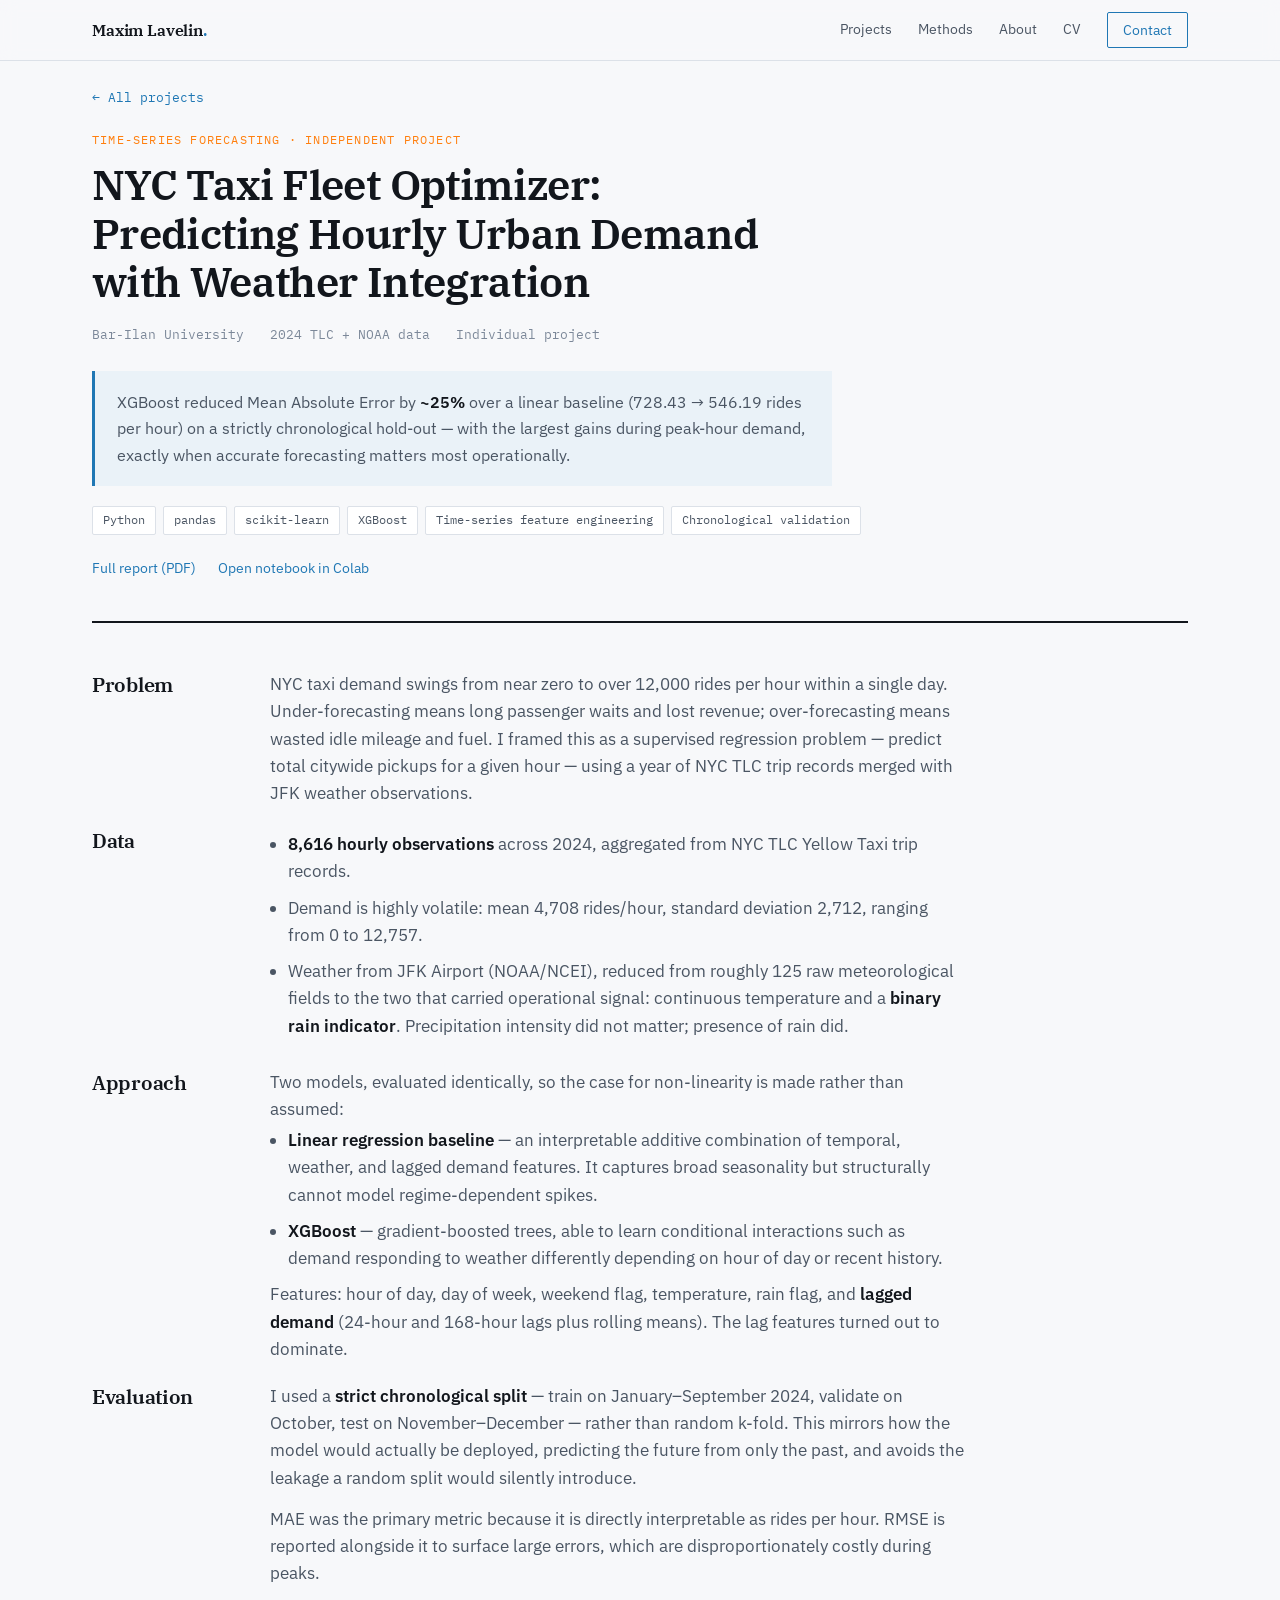
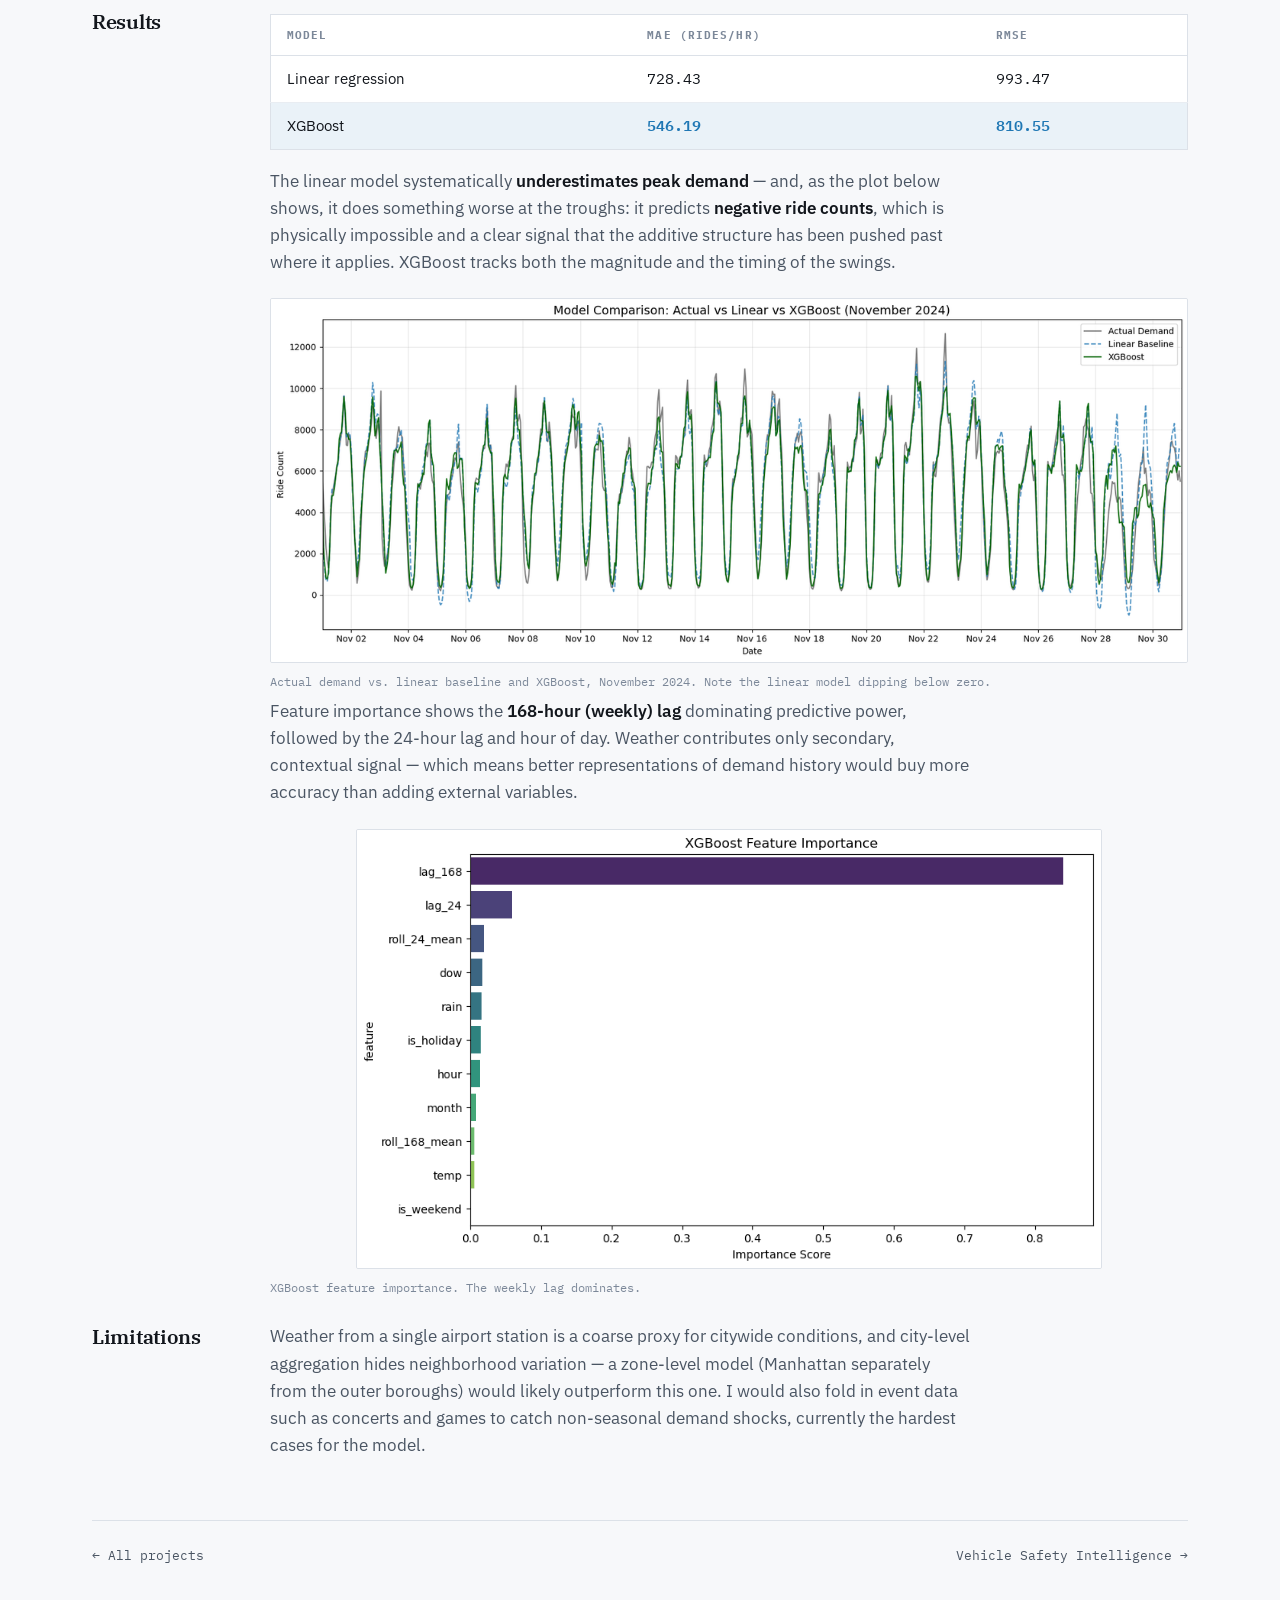
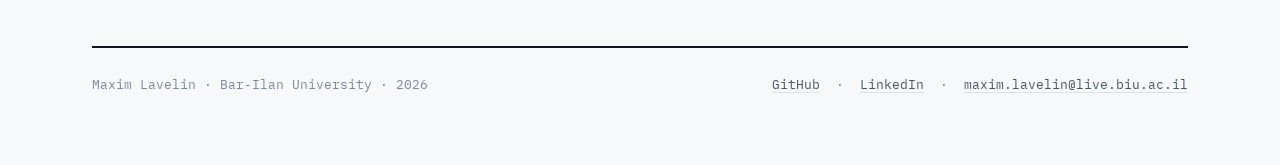
<file: projects/nyc-taxi.html>
<!DOCTYPE html>
<html lang="en">
<head>
<meta charset="UTF-8">
<meta name="viewport" content="width=device-width, initial-scale=1.0">
<meta name="color-scheme" content="light only">
<title>NYC Taxi Fleet Optimizer — Maxim Lavelin</title>
<meta name="description" content="XGBoost cut mean absolute error ~25% below the linear baseline (728 → 546 rides/hr) on a strict chronological hold-out.">
<link rel="preconnect" href="https://fonts.googleapis.com">
<link rel="preconnect" href="https://fonts.gstatic.com" crossorigin>
<link href="https://fonts.googleapis.com/css2?family=IBM+Plex+Sans:wght@400;500;600&family=IBM+Plex+Serif:ital,wght@0,400;0,600;1,400&family=IBM+Plex+Mono:wght@400;500&display=swap" rel="stylesheet">
<link rel="stylesheet" href="../assets/style.css">
<style>/* ============================================================
   Maxim Lavelin — portfolio
   Direction: the portfolio as a research paper.
   Palette derived from the matplotlib default color cycle.
   ============================================================ */

:root{
  color-scheme: light only;
  --paper:      #F7F8FA;
  --paper-2:    #FFFFFF;
  --ink:        #12161C;
  --ink-soft:   #4A5563;
  --ink-faint:  #7C8899;
  --rule:       #DCE1E8;
  --rule-soft:  #E9EDF2;
  --plot-blue:  #1F77B4;
  --plot-orange:#FF7F0E;
  --blue-wash:  #EAF2F8;

  --max: 1160px;
  --gut: 32px;
}

*{ box-sizing:border-box; margin:0; padding:0; }
html{ scroll-behavior:smooth; -webkit-text-size-adjust:100%; }

html{ background: var(--paper); }
body{
  background: var(--paper);
  color: var(--ink);
  font-family:'IBM Plex Sans', system-ui, sans-serif;
  font-size:16.5px;
  line-height:1.65;
  -webkit-font-smoothing:antialiased;
}

h1,h2,h3,h4{
  font-family:'IBM Plex Serif', Georgia, serif;
  font-weight:600;
  letter-spacing:-0.015em;
  line-height:1.15;
}
a{ color:inherit; }
img{ max-width:100%; display:block; }

.mono{ font-family:'IBM Plex Mono', ui-monospace, monospace; }
.wrap{ max-width:var(--max); margin:0 auto; padding:0 var(--gut); }

/* ---------- label / eyebrow ---------- */
.label{
  font-family:'IBM Plex Mono', monospace;
  font-size:11.5px;
  letter-spacing:.14em;
  text-transform:uppercase;
  color:var(--ink-faint);
}

/* ---------- nav ---------- */
.nav{
  position:sticky; top:0; z-index:60;
  background:rgba(247,248,250,.88);
  backdrop-filter:blur(8px);
  border-bottom:1px solid var(--rule);
}
.nav .wrap{
  display:flex; align-items:center; justify-content:space-between;
  height:60px;
}
.brand{
  font-family:'IBM Plex Serif', serif; font-weight:600;
  font-size:16px; text-decoration:none; letter-spacing:-.01em;
}
.brand em{ font-style:normal; color:var(--plot-blue); }
.nav-links{ display:flex; align-items:center; gap:26px; font-size:14px; }
.nav-links a{ color:var(--ink-soft); text-decoration:none; transition:color .15s; }
.nav-links a:hover{ color:var(--ink); }
.nav-cta{
  border:1px solid var(--plot-blue); color:var(--plot-blue)!important;
  padding:6px 15px; border-radius:2px; font-size:13.5px;
}
.nav-cta:hover{ background:var(--plot-blue); color:#fff!important; }

/* ---------- hero: title block + abstract ---------- */
.hero{ padding:60px 0 52px; border-bottom:1px solid var(--rule); }
.hero .status{
  display:inline-flex; align-items:center; gap:9px;
  font-family:'IBM Plex Mono', monospace; font-size:12px;
  letter-spacing:.1em; text-transform:uppercase;
  color:var(--plot-blue); margin-bottom:26px;
}
.hero .status::before{
  content:''; width:7px; height:7px; border-radius:50%;
  background:var(--plot-blue);
}
.hero h1{
  font-size:clamp(36px, 4.9vw, 58px);
  max-width:24ch;
  letter-spacing:-.028em;
}
.hero h1 .thin{ font-style:italic; font-weight:400; color:var(--plot-blue); }

.byline{
  margin-top:26px; padding-top:20px; border-top:1px solid var(--rule-soft);
  display:flex; flex-wrap:wrap; gap:8px 28px;
  font-family:'IBM Plex Mono', monospace; font-size:13px; color:var(--ink-faint);
}
.byline b{ color:var(--ink-soft); font-weight:500; }

.abstract{
  margin-top:32px;
  display:grid; grid-template-columns:150px 1fr; gap:28px;
  align-items:start;
}
.abstract p{ color:var(--ink-soft); max-width:64ch; font-size:17px; }
.abstract p + p{ margin-top:14px; }

/* ---------- section heads ---------- */
.section{ padding:60px 0 0; }
.section-head{
  display:flex; align-items:baseline; gap:16px;
  padding-bottom:18px; margin-bottom:8px;
  border-bottom:2px solid var(--ink);
}
.section-head h2{ font-size:24px; }
.section-head .count{
  margin-left:auto; font-family:'IBM Plex Mono', monospace;
  font-size:12.5px; color:var(--ink-faint);
}

/* ---------- project rows (the core list) ---------- */
.rows{ border-top:0; }
.row{
  display:grid;
  grid-template-columns:232px 1fr;
  gap:28px;
  align-items:start;
  padding:26px 0 26px;
  border-bottom:1px solid var(--rule);
  text-decoration:none;
  transition:background .18s ease;
  position:relative;
}
.row::after{
  content:''; position:absolute; left:-16px; right:-16px; top:0; bottom:0;
  background:transparent; border-radius:3px; z-index:-1;
  transition:background .18s ease;
}
.row:hover::after{ background:var(--paper-2); box-shadow:0 1px 14px rgba(18,22,28,.06); }
.row:hover .r-title{ color:var(--plot-blue); }
.row:hover .r-go{ opacity:1; transform:translateX(0); }

.r-chart{
  border:1px solid var(--rule);
  background:var(--paper-2);
  padding:8px 10px 6px;
  border-radius:2px;
}
.r-chart svg{ display:block; width:100%; height:auto; }
.r-chart .cap{
  font-family:'IBM Plex Mono', monospace;
  font-size:10px; color:var(--ink-faint);
  margin-top:5px; letter-spacing:.03em;
}

.r-body{ padding-top:2px; }
.r-domain{
  font-family:'IBM Plex Mono', monospace; font-size:11.5px;
  letter-spacing:.1em; text-transform:uppercase; color:var(--plot-orange);
}
.r-title{
  font-family:'IBM Plex Serif', serif; font-weight:600;
  font-size:25px; margin:7px 0 9px; letter-spacing:-.018em;
  transition:color .18s;
}
.r-stack{
  font-family:'IBM Plex Mono', monospace; font-size:12.5px;
  color:var(--ink-faint); margin-bottom:13px;
}
.r-result{
  font-size:15.5px; color:var(--ink-soft); max-width:62ch;
  padding-left:14px; border-left:2px solid var(--plot-blue);
}
.r-result b{ color:var(--ink); font-weight:600; }
.r-go{
  margin-top:14px; font-family:'IBM Plex Mono', monospace; font-size:12.5px;
  color:var(--plot-blue); opacity:0; transform:translateX(-4px);
  transition:opacity .18s, transform .18s;
}

/* ---------- methods / skills strip ---------- */
.methods{
  display:grid; grid-template-columns:repeat(4,1fr); gap:0;
  border:1px solid var(--rule); background:var(--paper-2);
  margin-top:26px;
}
.method{ padding:20px 22px; border-right:1px solid var(--rule); }
.method:last-child{ border-right:0; }
.method h4{ font-size:14px; margin-bottom:9px; }
.method ul{ list-style:none; }
.method li{
  font-family:'IBM Plex Mono', monospace; font-size:12px;
  color:var(--ink-faint); line-height:1.9;
}

/* ---------- about ---------- */
.about{ display:grid; grid-template-columns:150px 1fr; gap:28px; margin-top:26px; }
.about p{ color:var(--ink-soft); max-width:66ch; }
.about p + p{ margin-top:15px; }
.about strong{ color:var(--ink); font-weight:600; }

/* ---------- footer ---------- */
footer{
  margin-top:80px; border-top:2px solid var(--ink);
  padding:26px 0 70px;
  display:flex; justify-content:space-between; flex-wrap:wrap; gap:14px;
  font-family:'IBM Plex Mono', monospace; font-size:12.5px; color:var(--ink-faint);
}
footer a{ color:var(--ink-soft); text-decoration:none; border-bottom:1px solid var(--rule); }
footer a:hover{ color:var(--plot-blue); border-bottom-color:var(--plot-blue); }

/* ============================================================
   PROJECT PAGE
   ============================================================ */
.crumb{ padding:26px 0 0; font-family:'IBM Plex Mono', monospace; font-size:12.5px; }
.crumb a{ color:var(--plot-blue); text-decoration:none; }
.crumb a:hover{ text-decoration:underline; }

.p-hero{ padding:22px 0 40px; border-bottom:2px solid var(--ink); }
.p-hero .r-domain{ font-size:12px; }
.p-hero h1{ font-size:clamp(29px,3.7vw,42px); max-width:27ch; margin:12px 0 0; }
.p-meta{
  margin-top:18px; display:flex; flex-wrap:wrap; gap:6px 26px;
  font-family:'IBM Plex Mono', monospace; font-size:12.5px; color:var(--ink-faint);
}
.callout{
  margin-top:26px; background:var(--blue-wash);
  border-left:3px solid var(--plot-blue);
  padding:18px 22px; font-size:16px; color:var(--ink-soft);
  max-width:74ch;
}
.callout b{ color:var(--ink); font-weight:600; }
.tags{ margin-top:20px; display:flex; flex-wrap:wrap; gap:7px; }
.tag{
  font-family:'IBM Plex Mono', monospace; font-size:11.5px;
  padding:4px 10px; border:1px solid var(--rule);
  background:var(--paper-2); border-radius:2px; color:var(--ink-soft);
}
.dl{ margin-top:22px; display:flex; flex-wrap:wrap; gap:22px; font-size:14px; }
.dl a{ color:var(--plot-blue); text-decoration:none; border-bottom:1px solid transparent; }
.dl a:hover{ border-bottom-color:var(--plot-blue); }

.doc{ display:grid; grid-template-columns:150px 1fr; gap:28px; padding:48px 0 20px; }
.doc + .doc{ padding-top:0; }
.doc h2{ font-size:20px; padding-top:2px; }
.doc-body p{ color:var(--ink-soft); max-width:70ch; }
.doc-body p + p{ margin-top:14px; }
.doc-body ul{ margin:4px 0 0 18px; color:var(--ink-soft); }
.doc-body li{ margin-bottom:9px; max-width:68ch; }
.doc-body b{ color:var(--ink); font-weight:600; }

table.metrics{
  width:100%; border-collapse:collapse; margin:6px 0 18px;
  background:var(--paper-2); border:1px solid var(--rule);
  font-size:14.5px;
}
table.metrics th{
  font-family:'IBM Plex Mono', monospace; font-size:11px;
  letter-spacing:.1em; text-transform:uppercase; color:var(--ink-faint);
  text-align:left; padding:11px 16px; border-bottom:1px solid var(--rule);
}
table.metrics td{ padding:11px 16px; border-bottom:1px solid var(--rule-soft); }
table.metrics tr:last-child td{ border-bottom:0; }
table.metrics td.num{ font-family:'IBM Plex Mono', monospace; }
table.metrics tr.best td{ background:var(--blue-wash); }
table.metrics tr.best td.num{ color:var(--plot-blue); font-weight:600; }

figure.fig{ margin:22px 0 6px; }
figure.fig img{ border:1px solid var(--rule); background:var(--paper-2); border-radius:2px;
  max-height:440px; width:auto; max-width:100%; margin:0 auto; }
figure.fig figcaption{
  font-family:'IBM Plex Mono', monospace; font-size:12px;
  color:var(--ink-faint); margin-top:9px;
}

.pager{
  display:flex; justify-content:space-between; gap:16px; flex-wrap:wrap;
  border-top:1px solid var(--rule); margin-top:40px; padding:24px 0 0;
  font-family:'IBM Plex Mono', monospace; font-size:13px;
}
.pager a{ color:var(--ink-soft); text-decoration:none; }
.pager a:hover{ color:var(--plot-blue); }

/* ---------- accessibility + responsive ---------- */
a:focus-visible, .row:focus-visible{
  outline:2px solid var(--plot-blue); outline-offset:3px; border-radius:2px;
}
@media (prefers-reduced-motion:reduce){
  *{ transition:none!important; scroll-behavior:auto!important; }
  .r-go{ opacity:1; transform:none; }
}

@media (max-width:900px){
  .methods{ grid-template-columns:1fr 1fr; }
  .method:nth-child(2){ border-right:0; }
  .method:nth-child(1), .method:nth-child(2){ border-bottom:1px solid var(--rule); }
}
@media (max-width:760px){
  :root{ --gut:20px; }
  .hero{ padding:56px 0 44px; }
  .abstract, .about, .doc{ grid-template-columns:1fr; gap:12px; }
  .row{ grid-template-columns:1fr; gap:16px; padding:26px 0; }
    .r-chart{ max-width:280px; }
  .r-go{ opacity:1; transform:none; }
  .nav-links{ gap:16px; font-size:13px; }
  .nav-links a.hide-sm{ display:none; }
}
@media (max-width:520px){
  .methods{ grid-template-columns:1fr; }
  .method{ border-right:0; border-bottom:1px solid var(--rule); }
  .method:last-child{ border-bottom:0; }
}


/* ---------- homepage row: supporting points ---------- */
.r-points{ list-style:none; margin:12px 0 0; max-width:66ch; }
.r-points li{
  position:relative; padding-left:16px; margin:7px 0;
  font-size:14.5px; line-height:1.55; color:var(--ink-soft);
}
.r-points li::before{
  content:''; position:absolute; left:0; top:.62em;
  width:7px; height:1px; background:var(--plot-orange);
}
.r-points b{ color:var(--ink); font-weight:600; }

/* ---------- hero: at-a-glance summary ---------- */
.glance{
  margin-top:28px;
  display:grid; grid-template-columns:150px 1fr; gap:28px;
  align-items:start;
}
.glance ul{ list-style:none; max-width:72ch; }
.glance li{
  position:relative; padding-left:18px; margin:8px 0;
  font-size:15px; line-height:1.5; color:var(--ink-soft);
}
.glance li::before{
  content:''; position:absolute; left:0; top:.6em;
  width:9px; height:1px; background:var(--plot-blue);
}
.glance b{ color:var(--ink); font-weight:600; }

@media (max-width:860px){
  .glance{ grid-template-columns:1fr; gap:10px; }
}
</style>
</head>
<body>
<nav class="nav">
  <div class="wrap">
    <a href="../index.html" class="brand">Maxim Lavelin<em>.</em></a>
    <div class="nav-links">
      <a href="../index.html#projects">Projects</a>
      <a href="../index.html#methods" class="hide-sm">Methods</a>
      <a href="../index.html#about" class="hide-sm">About</a>
      <a href="../assets/Maxim_Lavelin_CV.pdf">CV</a>
      <a href="mailto:maxim.lavelin@live.biu.ac.il" class="nav-cta">Contact</a>
    </div>
  </div>
</nav>

<div class="wrap">
  <div class="crumb"><a href="../index.html">← All projects</a></div>

  <header class="p-hero">
    <div class="r-domain">Time-series forecasting · Independent project</div>
    <h1>NYC Taxi Fleet Optimizer: Predicting Hourly Urban Demand with Weather Integration</h1>
    <div class="p-meta"><span>Bar-Ilan University</span><span>2024 TLC + NOAA data</span><span>Individual project</span></div>
    <div class="callout">XGBoost reduced Mean Absolute Error by <b>~25%</b> over a linear baseline (728.43 → 546.19 rides per hour) on a strictly chronological hold-out — with the largest gains during peak-hour demand, exactly when accurate forecasting matters most operationally.</div>
    <div class="tags"><span class="tag">Python</span><span class="tag">pandas</span><span class="tag">scikit-learn</span><span class="tag">XGBoost</span><span class="tag">Time-series feature engineering</span><span class="tag">Chronological validation</span></div>
    <div class="dl"><a href="../assets/NYC_TAXI_Lavelin.pdf">Full report (PDF)</a><a href="https://colab.research.google.com/drive/1mwuHis2RWH6t1U_sNqK2xu5CrjNilP5D">Open notebook in Colab</a></div>
  </header>

  <div class="doc"><h2>Problem</h2><div class="doc-body"><p>NYC taxi demand swings from near zero to over 12,000 rides per hour within a single day. Under-forecasting means long passenger waits and lost revenue; over-forecasting means wasted idle mileage and fuel. I framed this as a supervised regression problem — predict total citywide pickups for a given hour — using a year of NYC TLC trip records merged with JFK weather observations.</p></div></div><div class="doc"><h2>Data</h2><div class="doc-body"><ul><li><b>8,616 hourly observations</b> across 2024, aggregated from NYC TLC Yellow Taxi trip records.</li><li>Demand is highly volatile: mean 4,708 rides/hour, standard deviation 2,712, ranging from 0 to 12,757.</li><li>Weather from JFK Airport (NOAA/NCEI), reduced from roughly 125 raw meteorological fields to the two that carried operational signal: continuous temperature and a <b>binary rain indicator</b>. Precipitation intensity did not matter; presence of rain did.</li></ul></div></div><div class="doc"><h2>Approach</h2><div class="doc-body"><p>Two models, evaluated identically, so the case for non-linearity is made rather than assumed:</p><ul><li><b>Linear regression baseline</b> — an interpretable additive combination of temporal, weather, and lagged demand features. It captures broad seasonality but structurally cannot model regime-dependent spikes.</li><li><b>XGBoost</b> — gradient-boosted trees, able to learn conditional interactions such as demand responding to weather differently depending on hour of day or recent history.</li></ul><p>Features: hour of day, day of week, weekend flag, temperature, rain flag, and <b>lagged demand</b> (24-hour and 168-hour lags plus rolling means). The lag features turned out to dominate.</p></div></div><div class="doc"><h2>Evaluation</h2><div class="doc-body"><p>I used a <b>strict chronological split</b> — train on January–September 2024, validate on October, test on November–December — rather than random k-fold. This mirrors how the model would actually be deployed, predicting the future from only the past, and avoids the leakage a random split would silently introduce.</p><p>MAE was the primary metric because it is directly interpretable as rides per hour. RMSE is reported alongside it to surface large errors, which are disproportionately costly during peaks.</p></div></div><div class="doc"><h2>Results</h2><div class="doc-body"><table class="metrics"><tr><th>Model</th><th>MAE (rides/hr)</th><th>RMSE</th></tr><tr><td>Linear regression</td><td class="num">728.43</td><td class="num">993.47</td></tr><tr class="best"><td>XGBoost</td><td class="num">546.19</td><td class="num">810.55</td></tr></table><p>The linear model systematically <b>underestimates peak demand</b> &mdash; and, as the plot below shows, it does something worse at the troughs: it predicts <b>negative ride counts</b>, which is physically impossible and a clear signal that the additive structure has been pushed past where it applies. XGBoost tracks both the magnitude and the timing of the swings.</p><figure class="fig"><img src="../assets/fig/taxi-actual-vs-pred.png" alt="Actual demand vs. linear baseline and XGBoost, November 2024. Note the linear model dipping below zero."><figcaption>Actual demand vs. linear baseline and XGBoost, November 2024. Note the linear model dipping below zero.</figcaption></figure><p>Feature importance shows the <b>168-hour (weekly) lag</b> dominating predictive power, followed by the 24-hour lag and hour of day. Weather contributes only secondary, contextual signal &mdash; which means better representations of demand history would buy more accuracy than adding external variables.</p><figure class="fig"><img src="../assets/fig/taxi-importance.png" alt="XGBoost feature importance. The weekly lag dominates."><figcaption>XGBoost feature importance. The weekly lag dominates.</figcaption></figure></div></div><div class="doc"><h2>Limitations</h2><div class="doc-body"><p>Weather from a single airport station is a coarse proxy for citywide conditions, and city-level aggregation hides neighborhood variation — a zone-level model (Manhattan separately from the outer boroughs) would likely outperform this one. I would also fold in event data such as concerts and games to catch non-seasonal demand shocks, currently the hardest cases for the model.</p></div></div>

  <div class="pager"><a href="../index.html">← All projects</a><a href="vehicle-safety.html">Vehicle Safety Intelligence →</a></div>
<footer>
    <span>Maxim Lavelin · Bar-Ilan University · 2026</span>
    <span><a href="https://github.com/maxim-lavelin">GitHub</a> &nbsp;·&nbsp; <a href="#">LinkedIn</a> &nbsp;·&nbsp; <a href="mailto:maxim.lavelin@live.biu.ac.il">maxim.lavelin@live.biu.ac.il</a></span>
  </footer>
</div>
</body>
</html>
</file>
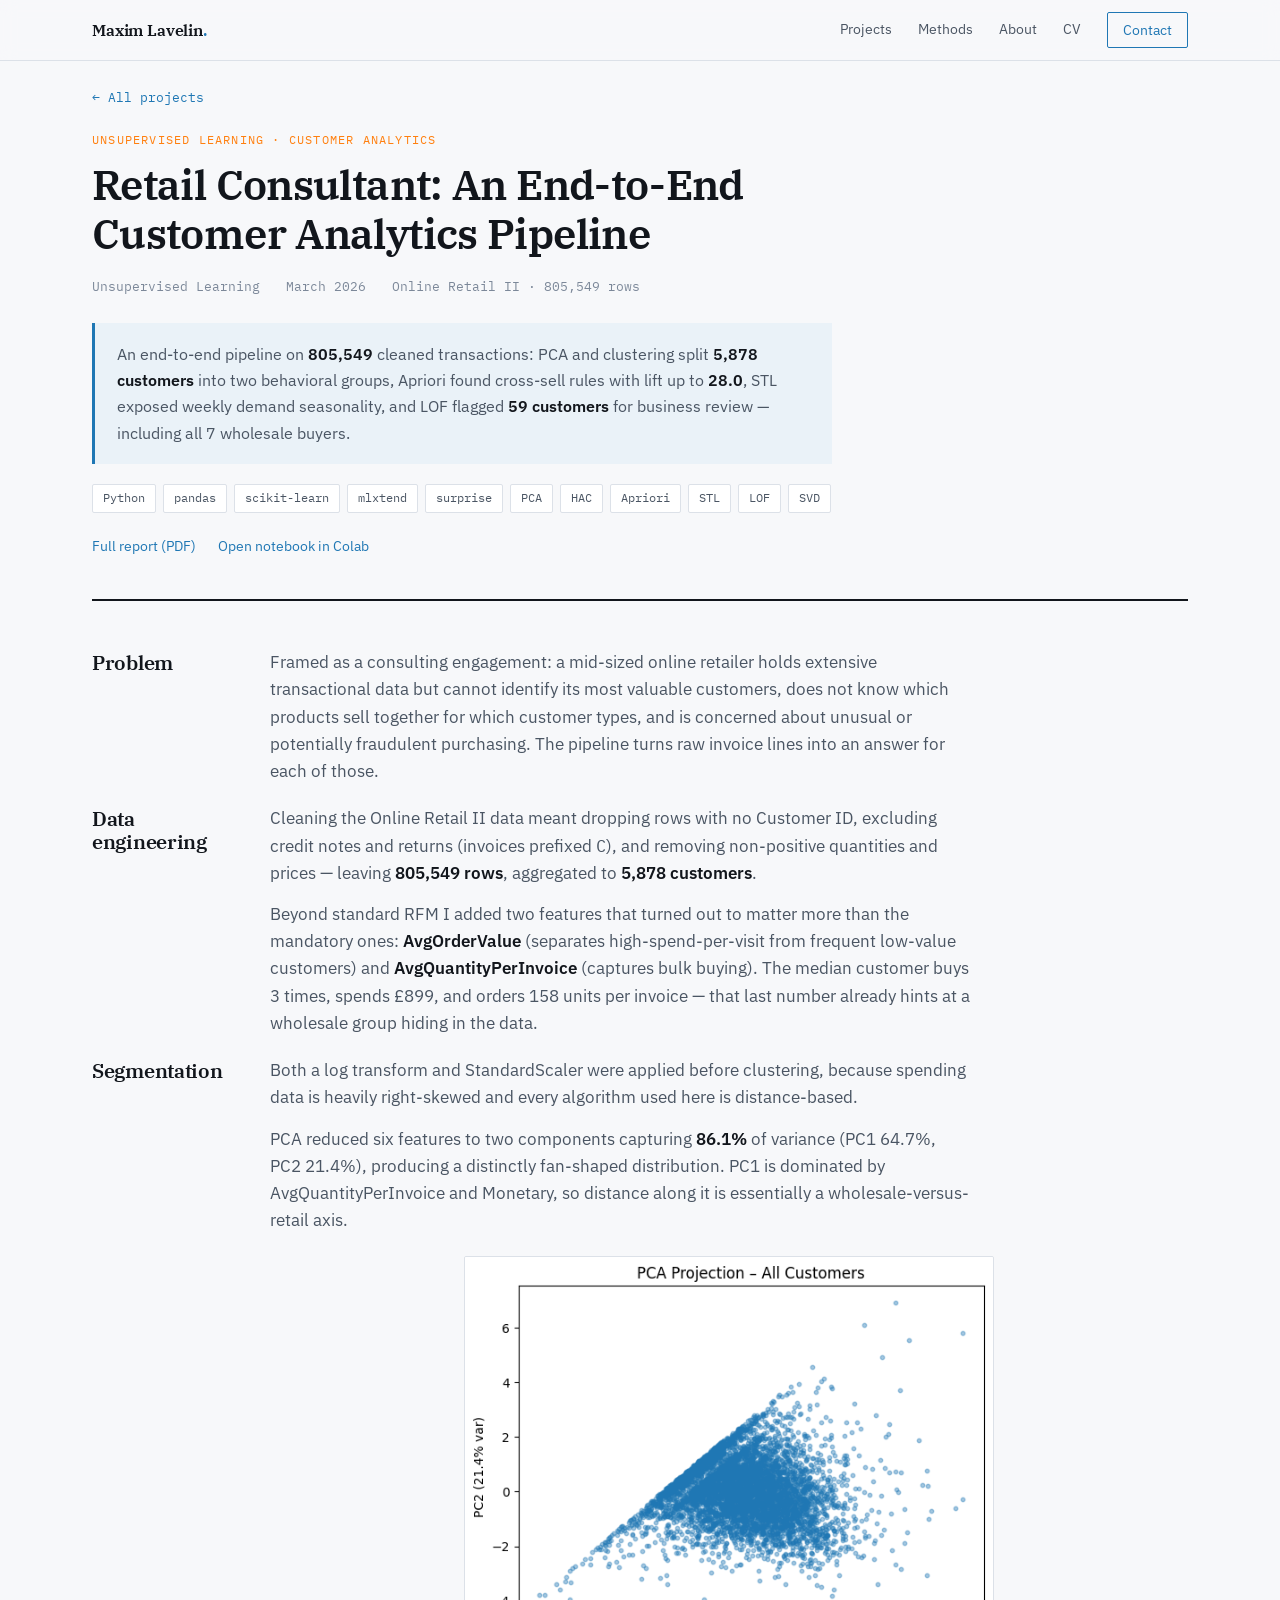
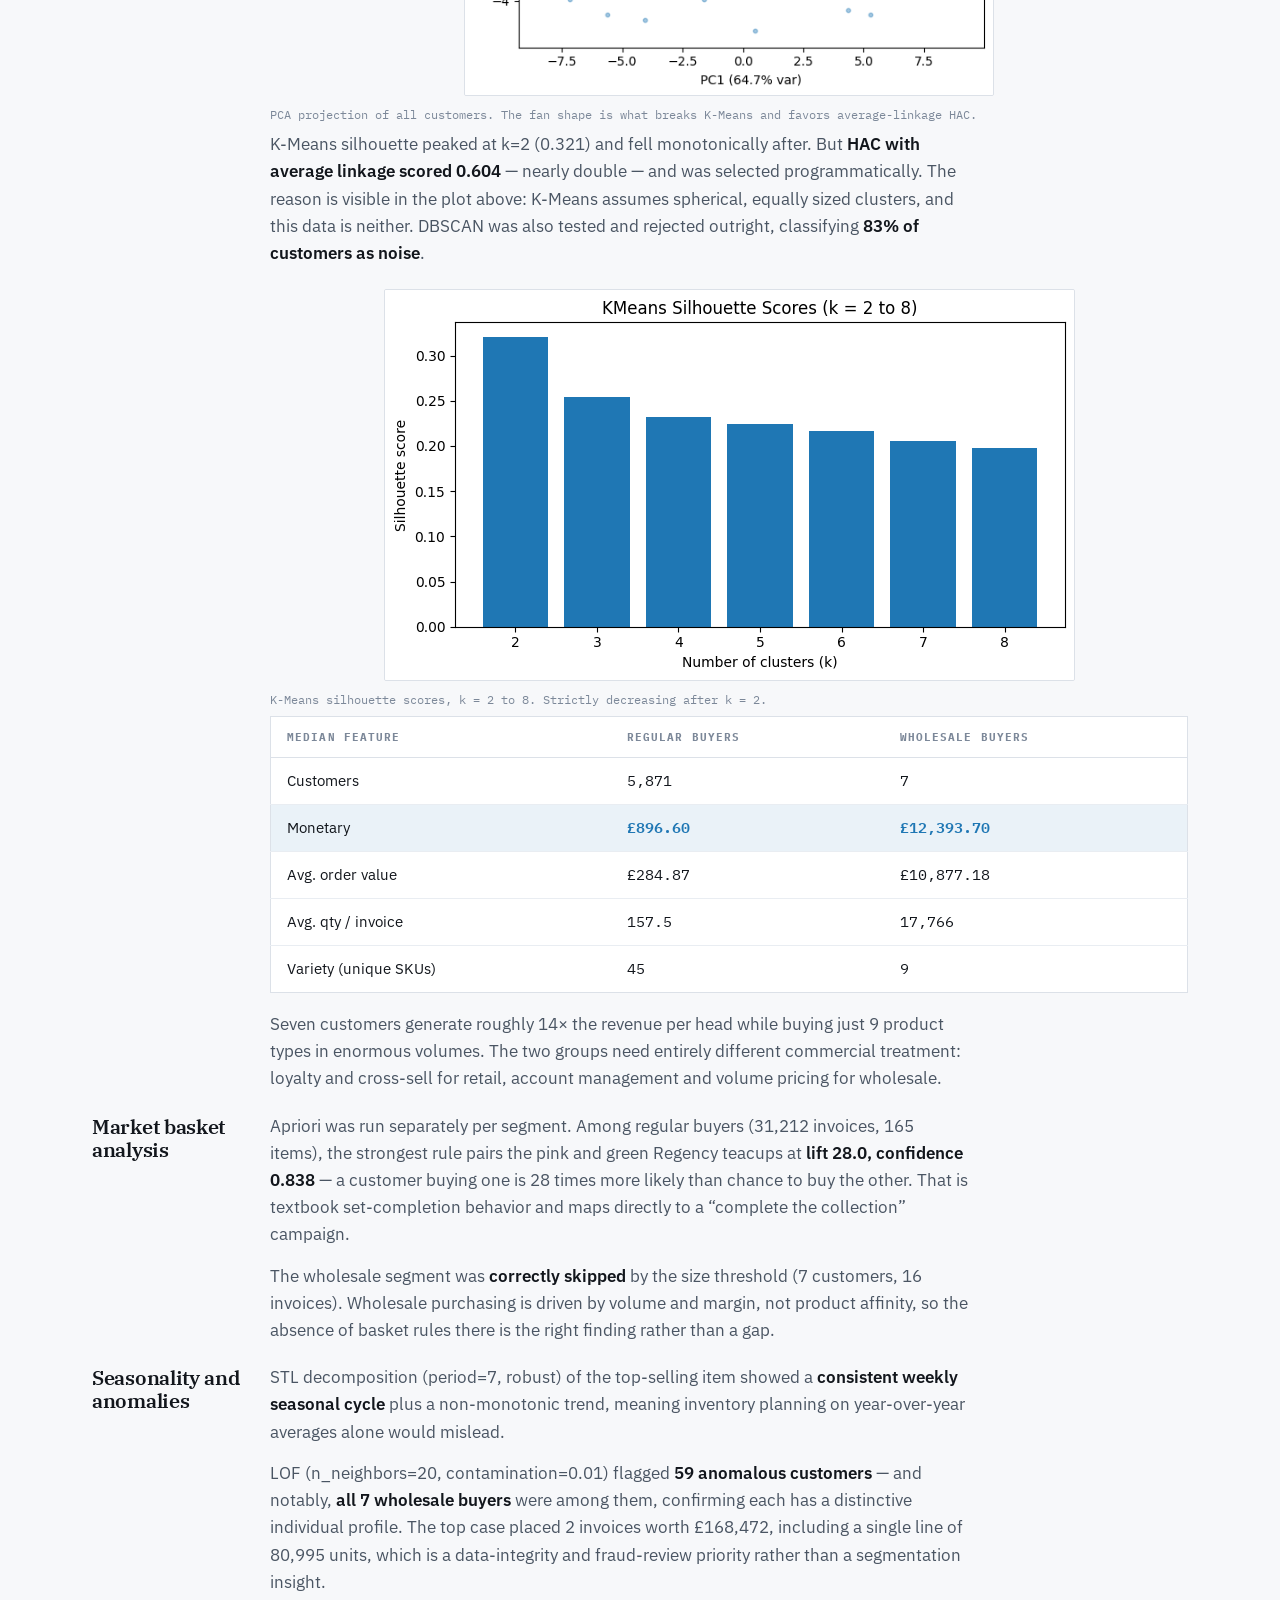
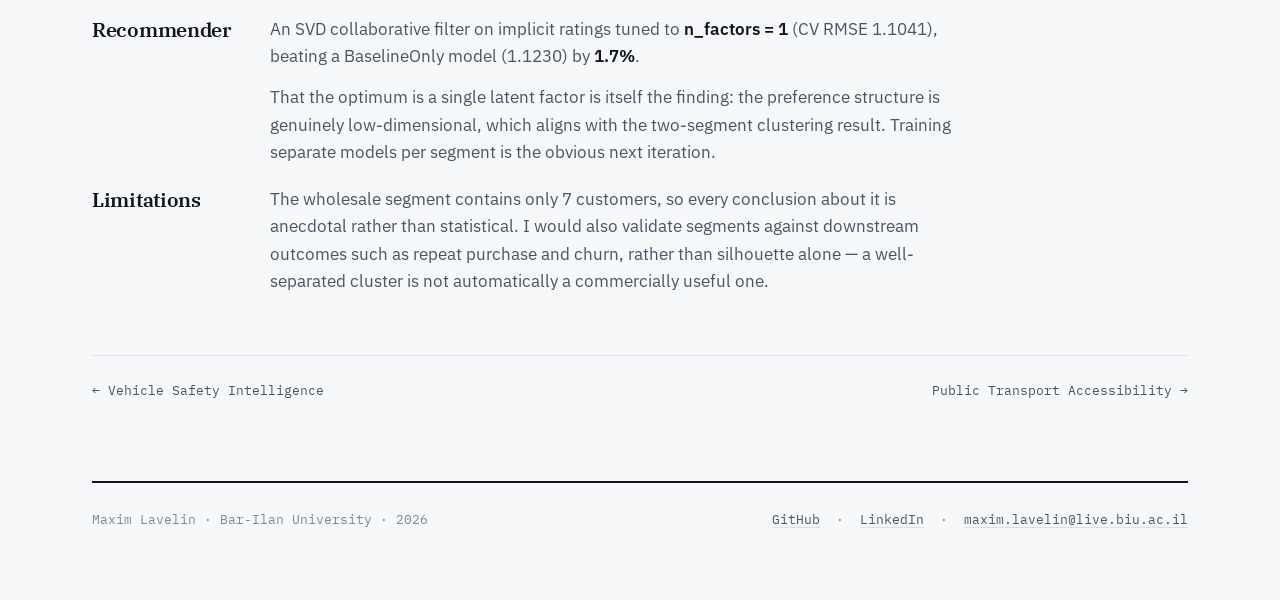
<file: projects/retail-consultant.html>
<!DOCTYPE html>
<html lang="en">
<head>
<meta charset="UTF-8">
<meta name="viewport" content="width=device-width, initial-scale=1.0">
<meta name="color-scheme" content="light only">
<title>Retail Consultant — Maxim Lavelin</title>
<meta name="description" content="HAC beat K-Means on silhouette 0.604 vs. 0.321, splitting 5,878 customers into 5,871 retail and just 7 wholesale buyers — who turned out to be every single anomaly the outlier detector flagged in that segment.">
<link rel="preconnect" href="https://fonts.googleapis.com">
<link rel="preconnect" href="https://fonts.gstatic.com" crossorigin>
<link href="https://fonts.googleapis.com/css2?family=IBM+Plex+Sans:wght@400;500;600&family=IBM+Plex+Serif:ital,wght@0,400;0,600;1,400&family=IBM+Plex+Mono:wght@400;500&display=swap" rel="stylesheet">
<link rel="stylesheet" href="../assets/style.css">
<style>/* ============================================================
   Maxim Lavelin — portfolio
   Direction: the portfolio as a research paper.
   Palette derived from the matplotlib default color cycle.
   ============================================================ */

:root{
  color-scheme: light only;
  --paper:      #F7F8FA;
  --paper-2:    #FFFFFF;
  --ink:        #12161C;
  --ink-soft:   #4A5563;
  --ink-faint:  #7C8899;
  --rule:       #DCE1E8;
  --rule-soft:  #E9EDF2;
  --plot-blue:  #1F77B4;
  --plot-orange:#FF7F0E;
  --blue-wash:  #EAF2F8;

  --max: 1160px;
  --gut: 32px;
}

*{ box-sizing:border-box; margin:0; padding:0; }
html{ scroll-behavior:smooth; -webkit-text-size-adjust:100%; }

html{ background: var(--paper); }
body{
  background: var(--paper);
  color: var(--ink);
  font-family:'IBM Plex Sans', system-ui, sans-serif;
  font-size:16.5px;
  line-height:1.65;
  -webkit-font-smoothing:antialiased;
}

h1,h2,h3,h4{
  font-family:'IBM Plex Serif', Georgia, serif;
  font-weight:600;
  letter-spacing:-0.015em;
  line-height:1.15;
}
a{ color:inherit; }
img{ max-width:100%; display:block; }

.mono{ font-family:'IBM Plex Mono', ui-monospace, monospace; }
.wrap{ max-width:var(--max); margin:0 auto; padding:0 var(--gut); }

/* ---------- label / eyebrow ---------- */
.label{
  font-family:'IBM Plex Mono', monospace;
  font-size:11.5px;
  letter-spacing:.14em;
  text-transform:uppercase;
  color:var(--ink-faint);
}

/* ---------- nav ---------- */
.nav{
  position:sticky; top:0; z-index:60;
  background:rgba(247,248,250,.88);
  backdrop-filter:blur(8px);
  border-bottom:1px solid var(--rule);
}
.nav .wrap{
  display:flex; align-items:center; justify-content:space-between;
  height:60px;
}
.brand{
  font-family:'IBM Plex Serif', serif; font-weight:600;
  font-size:16px; text-decoration:none; letter-spacing:-.01em;
}
.brand em{ font-style:normal; color:var(--plot-blue); }
.nav-links{ display:flex; align-items:center; gap:26px; font-size:14px; }
.nav-links a{ color:var(--ink-soft); text-decoration:none; transition:color .15s; }
.nav-links a:hover{ color:var(--ink); }
.nav-cta{
  border:1px solid var(--plot-blue); color:var(--plot-blue)!important;
  padding:6px 15px; border-radius:2px; font-size:13.5px;
}
.nav-cta:hover{ background:var(--plot-blue); color:#fff!important; }

/* ---------- hero: title block + abstract ---------- */
.hero{ padding:60px 0 52px; border-bottom:1px solid var(--rule); }
.hero .status{
  display:inline-flex; align-items:center; gap:9px;
  font-family:'IBM Plex Mono', monospace; font-size:12px;
  letter-spacing:.1em; text-transform:uppercase;
  color:var(--plot-blue); margin-bottom:26px;
}
.hero .status::before{
  content:''; width:7px; height:7px; border-radius:50%;
  background:var(--plot-blue);
}
.hero h1{
  font-size:clamp(36px, 4.9vw, 58px);
  max-width:24ch;
  letter-spacing:-.028em;
}
.hero h1 .thin{ font-style:italic; font-weight:400; color:var(--plot-blue); }

.byline{
  margin-top:26px; padding-top:20px; border-top:1px solid var(--rule-soft);
  display:flex; flex-wrap:wrap; gap:8px 28px;
  font-family:'IBM Plex Mono', monospace; font-size:13px; color:var(--ink-faint);
}
.byline b{ color:var(--ink-soft); font-weight:500; }

.abstract{
  margin-top:32px;
  display:grid; grid-template-columns:150px 1fr; gap:28px;
  align-items:start;
}
.abstract p{ color:var(--ink-soft); max-width:64ch; font-size:17px; }
.abstract p + p{ margin-top:14px; }

/* ---------- section heads ---------- */
.section{ padding:60px 0 0; }
.section-head{
  display:flex; align-items:baseline; gap:16px;
  padding-bottom:18px; margin-bottom:8px;
  border-bottom:2px solid var(--ink);
}
.section-head h2{ font-size:24px; }
.section-head .count{
  margin-left:auto; font-family:'IBM Plex Mono', monospace;
  font-size:12.5px; color:var(--ink-faint);
}

/* ---------- project rows (the core list) ---------- */
.rows{ border-top:0; }
.row{
  display:grid;
  grid-template-columns:232px 1fr;
  gap:28px;
  align-items:start;
  padding:26px 0 26px;
  border-bottom:1px solid var(--rule);
  text-decoration:none;
  transition:background .18s ease;
  position:relative;
}
.row::after{
  content:''; position:absolute; left:-16px; right:-16px; top:0; bottom:0;
  background:transparent; border-radius:3px; z-index:-1;
  transition:background .18s ease;
}
.row:hover::after{ background:var(--paper-2); box-shadow:0 1px 14px rgba(18,22,28,.06); }
.row:hover .r-title{ color:var(--plot-blue); }
.row:hover .r-go{ opacity:1; transform:translateX(0); }

.r-chart{
  border:1px solid var(--rule);
  background:var(--paper-2);
  padding:8px 10px 6px;
  border-radius:2px;
}
.r-chart svg{ display:block; width:100%; height:auto; }
.r-chart .cap{
  font-family:'IBM Plex Mono', monospace;
  font-size:10px; color:var(--ink-faint);
  margin-top:5px; letter-spacing:.03em;
}

.r-body{ padding-top:2px; }
.r-domain{
  font-family:'IBM Plex Mono', monospace; font-size:11.5px;
  letter-spacing:.1em; text-transform:uppercase; color:var(--plot-orange);
}
.r-title{
  font-family:'IBM Plex Serif', serif; font-weight:600;
  font-size:25px; margin:7px 0 9px; letter-spacing:-.018em;
  transition:color .18s;
}
.r-stack{
  font-family:'IBM Plex Mono', monospace; font-size:12.5px;
  color:var(--ink-faint); margin-bottom:13px;
}
.r-result{
  font-size:15.5px; color:var(--ink-soft); max-width:62ch;
  padding-left:14px; border-left:2px solid var(--plot-blue);
}
.r-result b{ color:var(--ink); font-weight:600; }
.r-go{
  margin-top:14px; font-family:'IBM Plex Mono', monospace; font-size:12.5px;
  color:var(--plot-blue); opacity:0; transform:translateX(-4px);
  transition:opacity .18s, transform .18s;
}

/* ---------- methods / skills strip ---------- */
.methods{
  display:grid; grid-template-columns:repeat(4,1fr); gap:0;
  border:1px solid var(--rule); background:var(--paper-2);
  margin-top:26px;
}
.method{ padding:20px 22px; border-right:1px solid var(--rule); }
.method:last-child{ border-right:0; }
.method h4{ font-size:14px; margin-bottom:9px; }
.method ul{ list-style:none; }
.method li{
  font-family:'IBM Plex Mono', monospace; font-size:12px;
  color:var(--ink-faint); line-height:1.9;
}

/* ---------- about ---------- */
.about{ display:grid; grid-template-columns:150px 1fr; gap:28px; margin-top:26px; }
.about p{ color:var(--ink-soft); max-width:66ch; }
.about p + p{ margin-top:15px; }
.about strong{ color:var(--ink); font-weight:600; }

/* ---------- footer ---------- */
footer{
  margin-top:80px; border-top:2px solid var(--ink);
  padding:26px 0 70px;
  display:flex; justify-content:space-between; flex-wrap:wrap; gap:14px;
  font-family:'IBM Plex Mono', monospace; font-size:12.5px; color:var(--ink-faint);
}
footer a{ color:var(--ink-soft); text-decoration:none; border-bottom:1px solid var(--rule); }
footer a:hover{ color:var(--plot-blue); border-bottom-color:var(--plot-blue); }

/* ============================================================
   PROJECT PAGE
   ============================================================ */
.crumb{ padding:26px 0 0; font-family:'IBM Plex Mono', monospace; font-size:12.5px; }
.crumb a{ color:var(--plot-blue); text-decoration:none; }
.crumb a:hover{ text-decoration:underline; }

.p-hero{ padding:22px 0 40px; border-bottom:2px solid var(--ink); }
.p-hero .r-domain{ font-size:12px; }
.p-hero h1{ font-size:clamp(29px,3.7vw,42px); max-width:27ch; margin:12px 0 0; }
.p-meta{
  margin-top:18px; display:flex; flex-wrap:wrap; gap:6px 26px;
  font-family:'IBM Plex Mono', monospace; font-size:12.5px; color:var(--ink-faint);
}
.callout{
  margin-top:26px; background:var(--blue-wash);
  border-left:3px solid var(--plot-blue);
  padding:18px 22px; font-size:16px; color:var(--ink-soft);
  max-width:74ch;
}
.callout b{ color:var(--ink); font-weight:600; }
.tags{ margin-top:20px; display:flex; flex-wrap:wrap; gap:7px; }
.tag{
  font-family:'IBM Plex Mono', monospace; font-size:11.5px;
  padding:4px 10px; border:1px solid var(--rule);
  background:var(--paper-2); border-radius:2px; color:var(--ink-soft);
}
.dl{ margin-top:22px; display:flex; flex-wrap:wrap; gap:22px; font-size:14px; }
.dl a{ color:var(--plot-blue); text-decoration:none; border-bottom:1px solid transparent; }
.dl a:hover{ border-bottom-color:var(--plot-blue); }

.doc{ display:grid; grid-template-columns:150px 1fr; gap:28px; padding:48px 0 20px; }
.doc + .doc{ padding-top:0; }
.doc h2{ font-size:20px; padding-top:2px; }
.doc-body p{ color:var(--ink-soft); max-width:70ch; }
.doc-body p + p{ margin-top:14px; }
.doc-body ul{ margin:4px 0 0 18px; color:var(--ink-soft); }
.doc-body li{ margin-bottom:9px; max-width:68ch; }
.doc-body b{ color:var(--ink); font-weight:600; }

table.metrics{
  width:100%; border-collapse:collapse; margin:6px 0 18px;
  background:var(--paper-2); border:1px solid var(--rule);
  font-size:14.5px;
}
table.metrics th{
  font-family:'IBM Plex Mono', monospace; font-size:11px;
  letter-spacing:.1em; text-transform:uppercase; color:var(--ink-faint);
  text-align:left; padding:11px 16px; border-bottom:1px solid var(--rule);
}
table.metrics td{ padding:11px 16px; border-bottom:1px solid var(--rule-soft); }
table.metrics tr:last-child td{ border-bottom:0; }
table.metrics td.num{ font-family:'IBM Plex Mono', monospace; }
table.metrics tr.best td{ background:var(--blue-wash); }
table.metrics tr.best td.num{ color:var(--plot-blue); font-weight:600; }

figure.fig{ margin:22px 0 6px; }
figure.fig img{ border:1px solid var(--rule); background:var(--paper-2); border-radius:2px;
  max-height:440px; width:auto; max-width:100%; margin:0 auto; }
figure.fig figcaption{
  font-family:'IBM Plex Mono', monospace; font-size:12px;
  color:var(--ink-faint); margin-top:9px;
}

.pager{
  display:flex; justify-content:space-between; gap:16px; flex-wrap:wrap;
  border-top:1px solid var(--rule); margin-top:40px; padding:24px 0 0;
  font-family:'IBM Plex Mono', monospace; font-size:13px;
}
.pager a{ color:var(--ink-soft); text-decoration:none; }
.pager a:hover{ color:var(--plot-blue); }

/* ---------- accessibility + responsive ---------- */
a:focus-visible, .row:focus-visible{
  outline:2px solid var(--plot-blue); outline-offset:3px; border-radius:2px;
}
@media (prefers-reduced-motion:reduce){
  *{ transition:none!important; scroll-behavior:auto!important; }
  .r-go{ opacity:1; transform:none; }
}

@media (max-width:900px){
  .methods{ grid-template-columns:1fr 1fr; }
  .method:nth-child(2){ border-right:0; }
  .method:nth-child(1), .method:nth-child(2){ border-bottom:1px solid var(--rule); }
}
@media (max-width:760px){
  :root{ --gut:20px; }
  .hero{ padding:56px 0 44px; }
  .abstract, .about, .doc{ grid-template-columns:1fr; gap:12px; }
  .row{ grid-template-columns:1fr; gap:16px; padding:26px 0; }
    .r-chart{ max-width:280px; }
  .r-go{ opacity:1; transform:none; }
  .nav-links{ gap:16px; font-size:13px; }
  .nav-links a.hide-sm{ display:none; }
}
@media (max-width:520px){
  .methods{ grid-template-columns:1fr; }
  .method{ border-right:0; border-bottom:1px solid var(--rule); }
  .method:last-child{ border-bottom:0; }
}


/* ---------- homepage row: supporting points ---------- */
.r-points{ list-style:none; margin:12px 0 0; max-width:66ch; }
.r-points li{
  position:relative; padding-left:16px; margin:7px 0;
  font-size:14.5px; line-height:1.55; color:var(--ink-soft);
}
.r-points li::before{
  content:''; position:absolute; left:0; top:.62em;
  width:7px; height:1px; background:var(--plot-orange);
}
.r-points b{ color:var(--ink); font-weight:600; }

/* ---------- hero: at-a-glance summary ---------- */
.glance{
  margin-top:28px;
  display:grid; grid-template-columns:150px 1fr; gap:28px;
  align-items:start;
}
.glance ul{ list-style:none; max-width:72ch; }
.glance li{
  position:relative; padding-left:18px; margin:8px 0;
  font-size:15px; line-height:1.5; color:var(--ink-soft);
}
.glance li::before{
  content:''; position:absolute; left:0; top:.6em;
  width:9px; height:1px; background:var(--plot-blue);
}
.glance b{ color:var(--ink); font-weight:600; }

@media (max-width:860px){
  .glance{ grid-template-columns:1fr; gap:10px; }
}
</style>
</head>
<body>
<nav class="nav">
  <div class="wrap">
    <a href="../index.html" class="brand">Maxim Lavelin<em>.</em></a>
    <div class="nav-links">
      <a href="../index.html#projects">Projects</a>
      <a href="../index.html#methods" class="hide-sm">Methods</a>
      <a href="../index.html#about" class="hide-sm">About</a>
      <a href="../assets/Maxim_Lavelin_CV.pdf">CV</a>
      <a href="mailto:maxim.lavelin@live.biu.ac.il" class="nav-cta">Contact</a>
    </div>
  </div>
</nav>

<div class="wrap">
  <div class="crumb"><a href="../index.html">← All projects</a></div>

  <header class="p-hero">
    <div class="r-domain">Unsupervised learning · Customer analytics</div>
    <h1>Retail Consultant: An End-to-End Customer Analytics Pipeline</h1>
    <div class="p-meta"><span>Unsupervised Learning</span><span>March 2026</span><span>Online Retail II · 805,549 rows</span></div>
    <div class="callout">An end-to-end pipeline on <b>805,549</b> cleaned transactions: PCA and clustering split <b>5,878 customers</b> into two behavioral groups, Apriori found cross-sell rules with lift up to <b>28.0</b>, STL exposed weekly demand seasonality, and LOF flagged <b>59 customers</b> for business review — including all 7 wholesale buyers.</div>
    <div class="tags"><span class="tag">Python</span><span class="tag">pandas</span><span class="tag">scikit-learn</span><span class="tag">mlxtend</span><span class="tag">surprise</span><span class="tag">PCA</span><span class="tag">HAC</span><span class="tag">Apriori</span><span class="tag">STL</span><span class="tag">LOF</span><span class="tag">SVD</span></div>
    <div class="dl"><a href="../assets/Unsupervised_Project_Lavelin.pdf">Full report (PDF)</a><a href="https://colab.research.google.com/drive/1S9-2OCXeCSv8kpkbf1XCduK9ZwnrN9It">Open notebook in Colab</a></div>
  </header>

  <div class="doc"><h2>Problem</h2><div class="doc-body"><p>Framed as a consulting engagement: a mid-sized online retailer holds extensive transactional data but cannot identify its most valuable customers, does not know which products sell together for which customer types, and is concerned about unusual or potentially fraudulent purchasing. The pipeline turns raw invoice lines into an answer for each of those.</p></div></div><div class="doc"><h2>Data engineering</h2><div class="doc-body"><p>Cleaning the Online Retail II data meant dropping rows with no Customer ID, excluding credit notes and returns (invoices prefixed <span class="mono">C</span>), and removing non-positive quantities and prices — leaving <b>805,549 rows</b>, aggregated to <b>5,878 customers</b>.</p><p>Beyond standard RFM I added two features that turned out to matter more than the mandatory ones: <b>AvgOrderValue</b> (separates high-spend-per-visit from frequent low-value customers) and <b>AvgQuantityPerInvoice</b> (captures bulk buying). The median customer buys 3 times, spends &pound;899, and orders 158 units per invoice — that last number already hints at a wholesale group hiding in the data.</p></div></div><div class="doc"><h2>Segmentation</h2><div class="doc-body"><p>Both a log transform and StandardScaler were applied before clustering, because spending data is heavily right-skewed and every algorithm used here is distance-based.</p><p>PCA reduced six features to two components capturing <b>86.1%</b> of variance (PC1 64.7%, PC2 21.4%), producing a distinctly fan-shaped distribution. PC1 is dominated by AvgQuantityPerInvoice and Monetary, so distance along it is essentially a wholesale-versus-retail axis.</p><figure class="fig"><img src="../assets/fig/retail-pca.png" alt="PCA projection of all customers. The fan shape is what breaks K-Means and favors average-linkage HAC."><figcaption>PCA projection of all customers. The fan shape is what breaks K-Means and favors average-linkage HAC.</figcaption></figure><p>K-Means silhouette peaked at k=2 (0.321) and fell monotonically after. But <b>HAC with average linkage scored 0.604</b> &mdash; nearly double &mdash; and was selected programmatically. The reason is visible in the plot above: K-Means assumes spherical, equally sized clusters, and this data is neither. DBSCAN was also tested and rejected outright, classifying <b>83% of customers as noise</b>.</p><figure class="fig"><img src="../assets/fig/retail-silhouette.png" alt="K-Means silhouette scores, k = 2 to 8. Strictly decreasing after k = 2."><figcaption>K-Means silhouette scores, k = 2 to 8. Strictly decreasing after k = 2.</figcaption></figure><table class="metrics"><tr><th>Median feature</th><th>Regular buyers</th><th>Wholesale buyers</th></tr><tr><td>Customers</td><td class="num">5,871</td><td class="num">7</td></tr><tr class="best"><td>Monetary</td><td class="num">&pound;896.60</td><td class="num">&pound;12,393.70</td></tr><tr><td>Avg. order value</td><td class="num">&pound;284.87</td><td class="num">&pound;10,877.18</td></tr><tr><td>Avg. qty / invoice</td><td class="num">157.5</td><td class="num">17,766</td></tr><tr><td>Variety (unique SKUs)</td><td class="num">45</td><td class="num">9</td></tr></table><p>Seven customers generate roughly 14&times; the revenue per head while buying just 9 product types in enormous volumes. The two groups need entirely different commercial treatment: loyalty and cross-sell for retail, account management and volume pricing for wholesale.</p></div></div><div class="doc"><h2>Market basket analysis</h2><div class="doc-body"><p>Apriori was run separately per segment. Among regular buyers (31,212 invoices, 165 items), the strongest rule pairs the pink and green Regency teacups at <b>lift 28.0, confidence 0.838</b> — a customer buying one is 28 times more likely than chance to buy the other. That is textbook set-completion behavior and maps directly to a &ldquo;complete the collection&rdquo; campaign.</p><p>The wholesale segment was <b>correctly skipped</b> by the size threshold (7 customers, 16 invoices). Wholesale purchasing is driven by volume and margin, not product affinity, so the absence of basket rules there is the right finding rather than a gap.</p></div></div><div class="doc"><h2>Seasonality and anomalies</h2><div class="doc-body"><p>STL decomposition (period=7, robust) of the top-selling item showed a <b>consistent weekly seasonal cycle</b> plus a non-monotonic trend, meaning inventory planning on year-over-year averages alone would mislead.</p><p>LOF (n_neighbors=20, contamination=0.01) flagged <b>59 anomalous customers</b> — and notably, <b>all 7 wholesale buyers</b> were among them, confirming each has a distinctive individual profile. The top case placed 2 invoices worth &pound;168,472, including a single line of 80,995 units, which is a data-integrity and fraud-review priority rather than a segmentation insight.</p></div></div><div class="doc"><h2>Recommender</h2><div class="doc-body"><p>An SVD collaborative filter on implicit ratings tuned to <b>n_factors = 1</b> (CV RMSE 1.1041), beating a BaselineOnly model (1.1230) by <b>1.7%</b>.</p><p>That the optimum is a single latent factor is itself the finding: the preference structure is genuinely low-dimensional, which aligns with the two-segment clustering result. Training separate models per segment is the obvious next iteration.</p></div></div><div class="doc"><h2>Limitations</h2><div class="doc-body"><p>The wholesale segment contains only 7 customers, so every conclusion about it is anecdotal rather than statistical. I would also validate segments against downstream outcomes such as repeat purchase and churn, rather than silhouette alone — a well-separated cluster is not automatically a commercially useful one.</p></div></div>

  <div class="pager"><a href="vehicle-safety.html">← Vehicle Safety Intelligence</a><a href="transit-accessibility.html">Public Transport Accessibility →</a></div>
<footer>
    <span>Maxim Lavelin · Bar-Ilan University · 2026</span>
    <span><a href="https://github.com/maxim-lavelin">GitHub</a> &nbsp;·&nbsp; <a href="#">LinkedIn</a> &nbsp;·&nbsp; <a href="mailto:maxim.lavelin@live.biu.ac.il">maxim.lavelin@live.biu.ac.il</a></span>
  </footer>
</div>
</body>
</html>
</file>
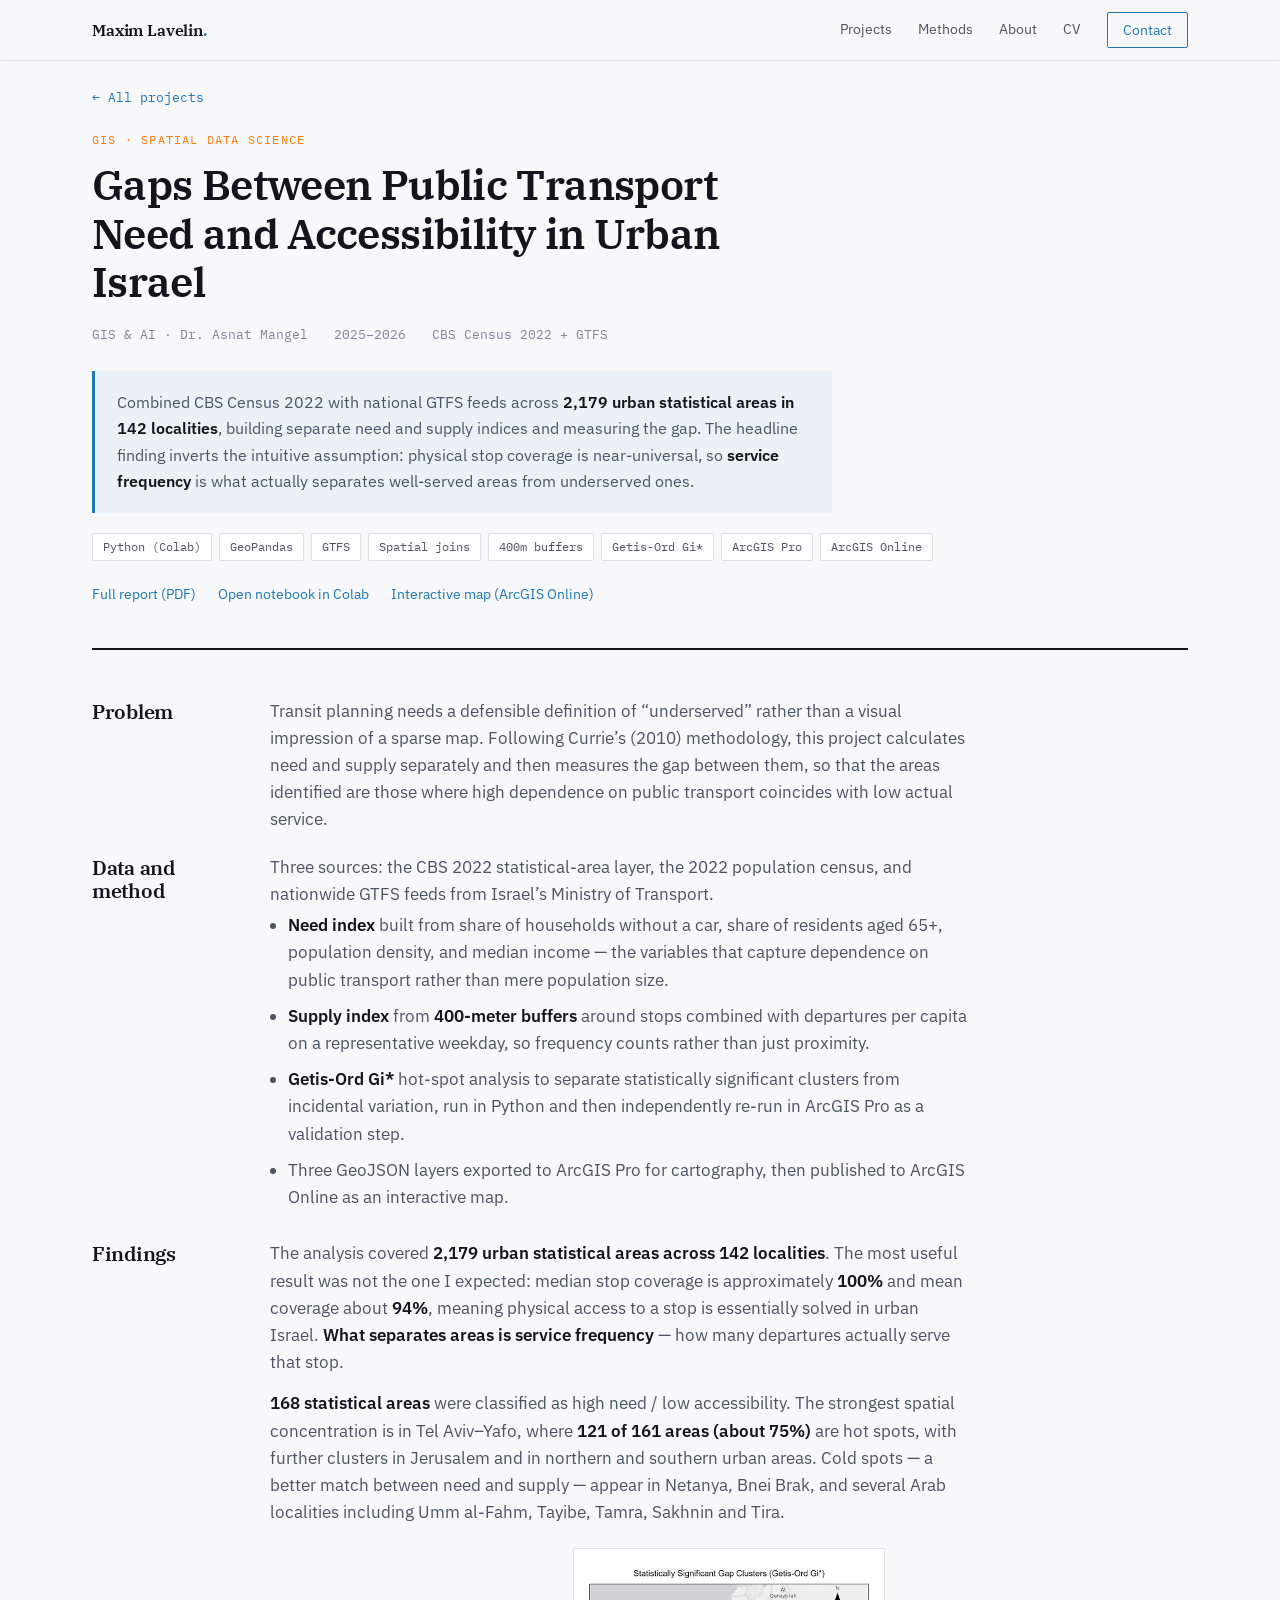
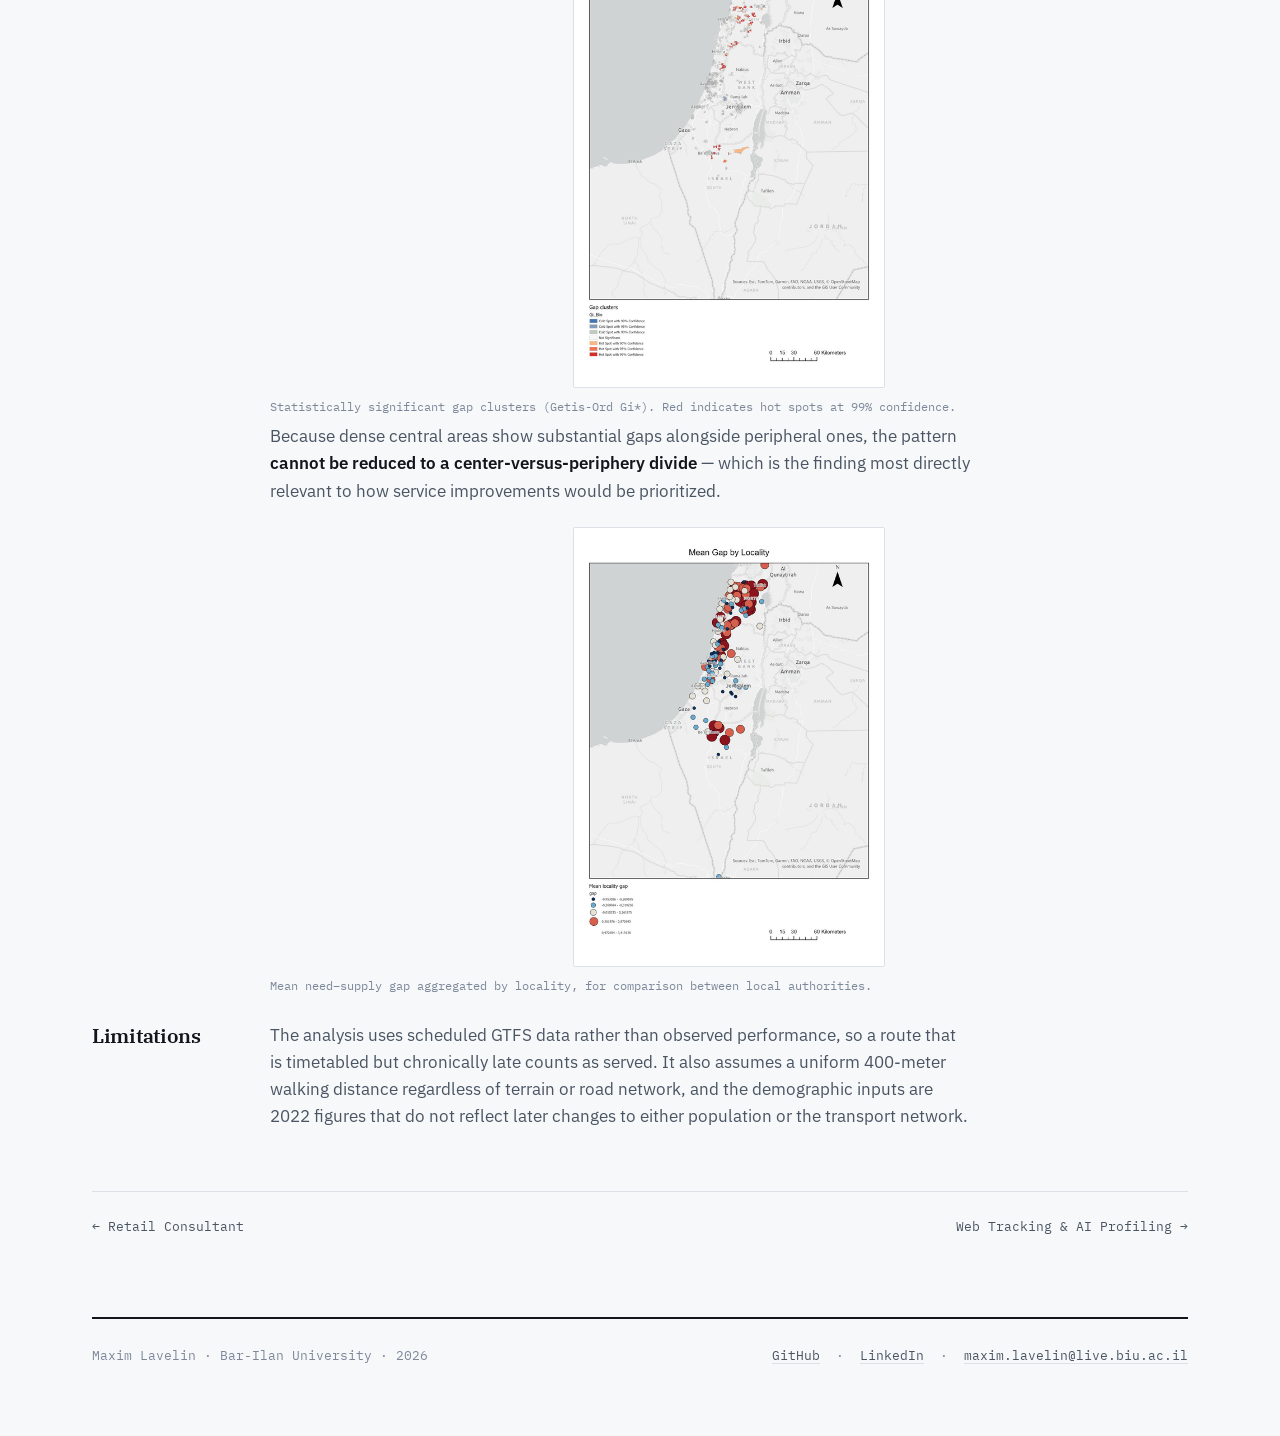
<file: projects/transit-accessibility.html>
<!DOCTYPE html>
<html lang="en">
<head>
<meta charset="UTF-8">
<meta name="viewport" content="width=device-width, initial-scale=1.0">
<meta name="color-scheme" content="light only">
<title>Public Transport Accessibility — Maxim Lavelin</title>
<meta name="description" content="Across 2,179 statistical areas, stop coverage was already ~94% — so the real gap is frequency, not distance. Found 168 high-need / low-access areas, with 75% of Tel Aviv&ndash;Yafo flagged as hot spots.">
<link rel="preconnect" href="https://fonts.googleapis.com">
<link rel="preconnect" href="https://fonts.gstatic.com" crossorigin>
<link href="https://fonts.googleapis.com/css2?family=IBM+Plex+Sans:wght@400;500;600&family=IBM+Plex+Serif:ital,wght@0,400;0,600;1,400&family=IBM+Plex+Mono:wght@400;500&display=swap" rel="stylesheet">
<link rel="stylesheet" href="../assets/style.css">
<style>/* ============================================================
   Maxim Lavelin — portfolio
   Direction: the portfolio as a research paper.
   Palette derived from the matplotlib default color cycle.
   ============================================================ */

:root{
  color-scheme: light only;
  --paper:      #F7F8FA;
  --paper-2:    #FFFFFF;
  --ink:        #12161C;
  --ink-soft:   #4A5563;
  --ink-faint:  #7C8899;
  --rule:       #DCE1E8;
  --rule-soft:  #E9EDF2;
  --plot-blue:  #1F77B4;
  --plot-orange:#FF7F0E;
  --blue-wash:  #EAF2F8;

  --max: 1160px;
  --gut: 32px;
}

*{ box-sizing:border-box; margin:0; padding:0; }
html{ scroll-behavior:smooth; -webkit-text-size-adjust:100%; }

html{ background: var(--paper); }
body{
  background: var(--paper);
  color: var(--ink);
  font-family:'IBM Plex Sans', system-ui, sans-serif;
  font-size:16.5px;
  line-height:1.65;
  -webkit-font-smoothing:antialiased;
}

h1,h2,h3,h4{
  font-family:'IBM Plex Serif', Georgia, serif;
  font-weight:600;
  letter-spacing:-0.015em;
  line-height:1.15;
}
a{ color:inherit; }
img{ max-width:100%; display:block; }

.mono{ font-family:'IBM Plex Mono', ui-monospace, monospace; }
.wrap{ max-width:var(--max); margin:0 auto; padding:0 var(--gut); }

/* ---------- label / eyebrow ---------- */
.label{
  font-family:'IBM Plex Mono', monospace;
  font-size:11.5px;
  letter-spacing:.14em;
  text-transform:uppercase;
  color:var(--ink-faint);
}

/* ---------- nav ---------- */
.nav{
  position:sticky; top:0; z-index:60;
  background:rgba(247,248,250,.88);
  backdrop-filter:blur(8px);
  border-bottom:1px solid var(--rule);
}
.nav .wrap{
  display:flex; align-items:center; justify-content:space-between;
  height:60px;
}
.brand{
  font-family:'IBM Plex Serif', serif; font-weight:600;
  font-size:16px; text-decoration:none; letter-spacing:-.01em;
}
.brand em{ font-style:normal; color:var(--plot-blue); }
.nav-links{ display:flex; align-items:center; gap:26px; font-size:14px; }
.nav-links a{ color:var(--ink-soft); text-decoration:none; transition:color .15s; }
.nav-links a:hover{ color:var(--ink); }
.nav-cta{
  border:1px solid var(--plot-blue); color:var(--plot-blue)!important;
  padding:6px 15px; border-radius:2px; font-size:13.5px;
}
.nav-cta:hover{ background:var(--plot-blue); color:#fff!important; }

/* ---------- hero: title block + abstract ---------- */
.hero{ padding:60px 0 52px; border-bottom:1px solid var(--rule); }
.hero .status{
  display:inline-flex; align-items:center; gap:9px;
  font-family:'IBM Plex Mono', monospace; font-size:12px;
  letter-spacing:.1em; text-transform:uppercase;
  color:var(--plot-blue); margin-bottom:26px;
}
.hero .status::before{
  content:''; width:7px; height:7px; border-radius:50%;
  background:var(--plot-blue);
}
.hero h1{
  font-size:clamp(36px, 4.9vw, 58px);
  max-width:24ch;
  letter-spacing:-.028em;
}
.hero h1 .thin{ font-style:italic; font-weight:400; color:var(--plot-blue); }

.byline{
  margin-top:26px; padding-top:20px; border-top:1px solid var(--rule-soft);
  display:flex; flex-wrap:wrap; gap:8px 28px;
  font-family:'IBM Plex Mono', monospace; font-size:13px; color:var(--ink-faint);
}
.byline b{ color:var(--ink-soft); font-weight:500; }

.abstract{
  margin-top:32px;
  display:grid; grid-template-columns:150px 1fr; gap:28px;
  align-items:start;
}
.abstract p{ color:var(--ink-soft); max-width:64ch; font-size:17px; }
.abstract p + p{ margin-top:14px; }

/* ---------- section heads ---------- */
.section{ padding:60px 0 0; }
.section-head{
  display:flex; align-items:baseline; gap:16px;
  padding-bottom:18px; margin-bottom:8px;
  border-bottom:2px solid var(--ink);
}
.section-head h2{ font-size:24px; }
.section-head .count{
  margin-left:auto; font-family:'IBM Plex Mono', monospace;
  font-size:12.5px; color:var(--ink-faint);
}

/* ---------- project rows (the core list) ---------- */
.rows{ border-top:0; }
.row{
  display:grid;
  grid-template-columns:232px 1fr;
  gap:28px;
  align-items:start;
  padding:26px 0 26px;
  border-bottom:1px solid var(--rule);
  text-decoration:none;
  transition:background .18s ease;
  position:relative;
}
.row::after{
  content:''; position:absolute; left:-16px; right:-16px; top:0; bottom:0;
  background:transparent; border-radius:3px; z-index:-1;
  transition:background .18s ease;
}
.row:hover::after{ background:var(--paper-2); box-shadow:0 1px 14px rgba(18,22,28,.06); }
.row:hover .r-title{ color:var(--plot-blue); }
.row:hover .r-go{ opacity:1; transform:translateX(0); }

.r-chart{
  border:1px solid var(--rule);
  background:var(--paper-2);
  padding:8px 10px 6px;
  border-radius:2px;
}
.r-chart svg{ display:block; width:100%; height:auto; }
.r-chart .cap{
  font-family:'IBM Plex Mono', monospace;
  font-size:10px; color:var(--ink-faint);
  margin-top:5px; letter-spacing:.03em;
}

.r-body{ padding-top:2px; }
.r-domain{
  font-family:'IBM Plex Mono', monospace; font-size:11.5px;
  letter-spacing:.1em; text-transform:uppercase; color:var(--plot-orange);
}
.r-title{
  font-family:'IBM Plex Serif', serif; font-weight:600;
  font-size:25px; margin:7px 0 9px; letter-spacing:-.018em;
  transition:color .18s;
}
.r-stack{
  font-family:'IBM Plex Mono', monospace; font-size:12.5px;
  color:var(--ink-faint); margin-bottom:13px;
}
.r-result{
  font-size:15.5px; color:var(--ink-soft); max-width:62ch;
  padding-left:14px; border-left:2px solid var(--plot-blue);
}
.r-result b{ color:var(--ink); font-weight:600; }
.r-go{
  margin-top:14px; font-family:'IBM Plex Mono', monospace; font-size:12.5px;
  color:var(--plot-blue); opacity:0; transform:translateX(-4px);
  transition:opacity .18s, transform .18s;
}

/* ---------- methods / skills strip ---------- */
.methods{
  display:grid; grid-template-columns:repeat(4,1fr); gap:0;
  border:1px solid var(--rule); background:var(--paper-2);
  margin-top:26px;
}
.method{ padding:20px 22px; border-right:1px solid var(--rule); }
.method:last-child{ border-right:0; }
.method h4{ font-size:14px; margin-bottom:9px; }
.method ul{ list-style:none; }
.method li{
  font-family:'IBM Plex Mono', monospace; font-size:12px;
  color:var(--ink-faint); line-height:1.9;
}

/* ---------- about ---------- */
.about{ display:grid; grid-template-columns:150px 1fr; gap:28px; margin-top:26px; }
.about p{ color:var(--ink-soft); max-width:66ch; }
.about p + p{ margin-top:15px; }
.about strong{ color:var(--ink); font-weight:600; }

/* ---------- footer ---------- */
footer{
  margin-top:80px; border-top:2px solid var(--ink);
  padding:26px 0 70px;
  display:flex; justify-content:space-between; flex-wrap:wrap; gap:14px;
  font-family:'IBM Plex Mono', monospace; font-size:12.5px; color:var(--ink-faint);
}
footer a{ color:var(--ink-soft); text-decoration:none; border-bottom:1px solid var(--rule); }
footer a:hover{ color:var(--plot-blue); border-bottom-color:var(--plot-blue); }

/* ============================================================
   PROJECT PAGE
   ============================================================ */
.crumb{ padding:26px 0 0; font-family:'IBM Plex Mono', monospace; font-size:12.5px; }
.crumb a{ color:var(--plot-blue); text-decoration:none; }
.crumb a:hover{ text-decoration:underline; }

.p-hero{ padding:22px 0 40px; border-bottom:2px solid var(--ink); }
.p-hero .r-domain{ font-size:12px; }
.p-hero h1{ font-size:clamp(29px,3.7vw,42px); max-width:27ch; margin:12px 0 0; }
.p-meta{
  margin-top:18px; display:flex; flex-wrap:wrap; gap:6px 26px;
  font-family:'IBM Plex Mono', monospace; font-size:12.5px; color:var(--ink-faint);
}
.callout{
  margin-top:26px; background:var(--blue-wash);
  border-left:3px solid var(--plot-blue);
  padding:18px 22px; font-size:16px; color:var(--ink-soft);
  max-width:74ch;
}
.callout b{ color:var(--ink); font-weight:600; }
.tags{ margin-top:20px; display:flex; flex-wrap:wrap; gap:7px; }
.tag{
  font-family:'IBM Plex Mono', monospace; font-size:11.5px;
  padding:4px 10px; border:1px solid var(--rule);
  background:var(--paper-2); border-radius:2px; color:var(--ink-soft);
}
.dl{ margin-top:22px; display:flex; flex-wrap:wrap; gap:22px; font-size:14px; }
.dl a{ color:var(--plot-blue); text-decoration:none; border-bottom:1px solid transparent; }
.dl a:hover{ border-bottom-color:var(--plot-blue); }

.doc{ display:grid; grid-template-columns:150px 1fr; gap:28px; padding:48px 0 20px; }
.doc + .doc{ padding-top:0; }
.doc h2{ font-size:20px; padding-top:2px; }
.doc-body p{ color:var(--ink-soft); max-width:70ch; }
.doc-body p + p{ margin-top:14px; }
.doc-body ul{ margin:4px 0 0 18px; color:var(--ink-soft); }
.doc-body li{ margin-bottom:9px; max-width:68ch; }
.doc-body b{ color:var(--ink); font-weight:600; }

table.metrics{
  width:100%; border-collapse:collapse; margin:6px 0 18px;
  background:var(--paper-2); border:1px solid var(--rule);
  font-size:14.5px;
}
table.metrics th{
  font-family:'IBM Plex Mono', monospace; font-size:11px;
  letter-spacing:.1em; text-transform:uppercase; color:var(--ink-faint);
  text-align:left; padding:11px 16px; border-bottom:1px solid var(--rule);
}
table.metrics td{ padding:11px 16px; border-bottom:1px solid var(--rule-soft); }
table.metrics tr:last-child td{ border-bottom:0; }
table.metrics td.num{ font-family:'IBM Plex Mono', monospace; }
table.metrics tr.best td{ background:var(--blue-wash); }
table.metrics tr.best td.num{ color:var(--plot-blue); font-weight:600; }

figure.fig{ margin:22px 0 6px; }
figure.fig img{ border:1px solid var(--rule); background:var(--paper-2); border-radius:2px;
  max-height:440px; width:auto; max-width:100%; margin:0 auto; }
figure.fig figcaption{
  font-family:'IBM Plex Mono', monospace; font-size:12px;
  color:var(--ink-faint); margin-top:9px;
}

.pager{
  display:flex; justify-content:space-between; gap:16px; flex-wrap:wrap;
  border-top:1px solid var(--rule); margin-top:40px; padding:24px 0 0;
  font-family:'IBM Plex Mono', monospace; font-size:13px;
}
.pager a{ color:var(--ink-soft); text-decoration:none; }
.pager a:hover{ color:var(--plot-blue); }

/* ---------- accessibility + responsive ---------- */
a:focus-visible, .row:focus-visible{
  outline:2px solid var(--plot-blue); outline-offset:3px; border-radius:2px;
}
@media (prefers-reduced-motion:reduce){
  *{ transition:none!important; scroll-behavior:auto!important; }
  .r-go{ opacity:1; transform:none; }
}

@media (max-width:900px){
  .methods{ grid-template-columns:1fr 1fr; }
  .method:nth-child(2){ border-right:0; }
  .method:nth-child(1), .method:nth-child(2){ border-bottom:1px solid var(--rule); }
}
@media (max-width:760px){
  :root{ --gut:20px; }
  .hero{ padding:56px 0 44px; }
  .abstract, .about, .doc{ grid-template-columns:1fr; gap:12px; }
  .row{ grid-template-columns:1fr; gap:16px; padding:26px 0; }
    .r-chart{ max-width:280px; }
  .r-go{ opacity:1; transform:none; }
  .nav-links{ gap:16px; font-size:13px; }
  .nav-links a.hide-sm{ display:none; }
}
@media (max-width:520px){
  .methods{ grid-template-columns:1fr; }
  .method{ border-right:0; border-bottom:1px solid var(--rule); }
  .method:last-child{ border-bottom:0; }
}


/* ---------- homepage row: supporting points ---------- */
.r-points{ list-style:none; margin:12px 0 0; max-width:66ch; }
.r-points li{
  position:relative; padding-left:16px; margin:7px 0;
  font-size:14.5px; line-height:1.55; color:var(--ink-soft);
}
.r-points li::before{
  content:''; position:absolute; left:0; top:.62em;
  width:7px; height:1px; background:var(--plot-orange);
}
.r-points b{ color:var(--ink); font-weight:600; }

/* ---------- hero: at-a-glance summary ---------- */
.glance{
  margin-top:28px;
  display:grid; grid-template-columns:150px 1fr; gap:28px;
  align-items:start;
}
.glance ul{ list-style:none; max-width:72ch; }
.glance li{
  position:relative; padding-left:18px; margin:8px 0;
  font-size:15px; line-height:1.5; color:var(--ink-soft);
}
.glance li::before{
  content:''; position:absolute; left:0; top:.6em;
  width:9px; height:1px; background:var(--plot-blue);
}
.glance b{ color:var(--ink); font-weight:600; }

@media (max-width:860px){
  .glance{ grid-template-columns:1fr; gap:10px; }
}
</style>
</head>
<body>
<nav class="nav">
  <div class="wrap">
    <a href="../index.html" class="brand">Maxim Lavelin<em>.</em></a>
    <div class="nav-links">
      <a href="../index.html#projects">Projects</a>
      <a href="../index.html#methods" class="hide-sm">Methods</a>
      <a href="../index.html#about" class="hide-sm">About</a>
      <a href="../assets/Maxim_Lavelin_CV.pdf">CV</a>
      <a href="mailto:maxim.lavelin@live.biu.ac.il" class="nav-cta">Contact</a>
    </div>
  </div>
</nav>

<div class="wrap">
  <div class="crumb"><a href="../index.html">← All projects</a></div>

  <header class="p-hero">
    <div class="r-domain">GIS · Spatial data science</div>
    <h1>Gaps Between Public Transport Need and Accessibility in Urban Israel</h1>
    <div class="p-meta"><span>GIS & AI · Dr. Asnat Mangel</span><span>2025–2026</span><span>CBS Census 2022 + GTFS</span></div>
    <div class="callout">Combined CBS Census 2022 with national GTFS feeds across <b>2,179 urban statistical areas in 142 localities</b>, building separate need and supply indices and measuring the gap. The headline finding inverts the intuitive assumption: physical stop coverage is near-universal, so <b>service frequency</b> is what actually separates well-served areas from underserved ones.</div>
    <div class="tags"><span class="tag">Python (Colab)</span><span class="tag">GeoPandas</span><span class="tag">GTFS</span><span class="tag">Spatial joins</span><span class="tag">400m buffers</span><span class="tag">Getis-Ord Gi*</span><span class="tag">ArcGIS Pro</span><span class="tag">ArcGIS Online</span></div>
    <div class="dl"><a href="../assets/Transit_Gap_Maxim_Eng.pdf">Full report (PDF)</a><a href="https://colab.research.google.com/drive/1qendT_WFNsLzhzkZg-2t7rmnnRbtTMks">Open notebook in Colab</a><a href="https://infoi.maps.arcgis.com/apps/mapviewer/index.html?webmap=3f7b8a254d78433e8053a5c3381434a7">Interactive map (ArcGIS Online)</a></div>
  </header>

  <div class="doc"><h2>Problem</h2><div class="doc-body"><p>Transit planning needs a defensible definition of &ldquo;underserved&rdquo; rather than a visual impression of a sparse map. Following Currie&rsquo;s (2010) methodology, this project calculates need and supply separately and then measures the gap between them, so that the areas identified are those where high dependence on public transport coincides with low actual service.</p></div></div><div class="doc"><h2>Data and method</h2><div class="doc-body"><p>Three sources: the CBS 2022 statistical-area layer, the 2022 population census, and nationwide GTFS feeds from Israel&rsquo;s Ministry of Transport.</p><ul><li><b>Need index</b> built from share of households without a car, share of residents aged 65+, population density, and median income — the variables that capture dependence on public transport rather than mere population size.</li><li><b>Supply index</b> from <b>400-meter buffers</b> around stops combined with departures per capita on a representative weekday, so frequency counts rather than just proximity.</li><li><b>Getis-Ord Gi*</b> hot-spot analysis to separate statistically significant clusters from incidental variation, run in Python and then independently re-run in ArcGIS Pro as a validation step.</li><li>Three GeoJSON layers exported to ArcGIS Pro for cartography, then published to ArcGIS Online as an interactive map.</li></ul></div></div><div class="doc"><h2>Findings</h2><div class="doc-body"><p>The analysis covered <b>2,179 urban statistical areas across 142 localities</b>. The most useful result was not the one I expected: median stop coverage is approximately <b>100%</b> and mean coverage about <b>94%</b>, meaning physical access to a stop is essentially solved in urban Israel. <b>What separates areas is service frequency</b> &mdash; how many departures actually serve that stop.</p><p><b>168 statistical areas</b> were classified as high need / low accessibility. The strongest spatial concentration is in Tel Aviv&ndash;Yafo, where <b>121 of 161 areas (about 75%)</b> are hot spots, with further clusters in Jerusalem and in northern and southern urban areas. Cold spots &mdash; a better match between need and supply &mdash; appear in Netanya, Bnei Brak, and several Arab localities including Umm al-Fahm, Tayibe, Tamra, Sakhnin and Tira.</p><figure class="fig"><img src="../assets/fig/transit-hotspots.png" alt="Statistically significant gap clusters (Getis-Ord Gi*). Red indicates hot spots at 99% confidence."><figcaption>Statistically significant gap clusters (Getis-Ord Gi*). Red indicates hot spots at 99% confidence.</figcaption></figure><p>Because dense central areas show substantial gaps alongside peripheral ones, the pattern <b>cannot be reduced to a center-versus-periphery divide</b> &mdash; which is the finding most directly relevant to how service improvements would be prioritized.</p><figure class="fig"><img src="../assets/fig/transit-mean-gap.png" alt="Mean need&ndash;supply gap aggregated by locality, for comparison between local authorities."><figcaption>Mean need&ndash;supply gap aggregated by locality, for comparison between local authorities.</figcaption></figure></div></div><div class="doc"><h2>Limitations</h2><div class="doc-body"><p>The analysis uses scheduled GTFS data rather than observed performance, so a route that is timetabled but chronically late counts as served. It also assumes a uniform 400-meter walking distance regardless of terrain or road network, and the demographic inputs are 2022 figures that do not reflect later changes to either population or the transport network.</p></div></div>

  <div class="pager"><a href="retail-consultant.html">← Retail Consultant</a><a href="web-tracking.html">Web Tracking & AI Profiling →</a></div>
<footer>
    <span>Maxim Lavelin · Bar-Ilan University · 2026</span>
    <span><a href="https://github.com/maxim-lavelin">GitHub</a> &nbsp;·&nbsp; <a href="#">LinkedIn</a> &nbsp;·&nbsp; <a href="mailto:maxim.lavelin@live.biu.ac.il">maxim.lavelin@live.biu.ac.il</a></span>
  </footer>
</div>
</body>
</html>
</file>
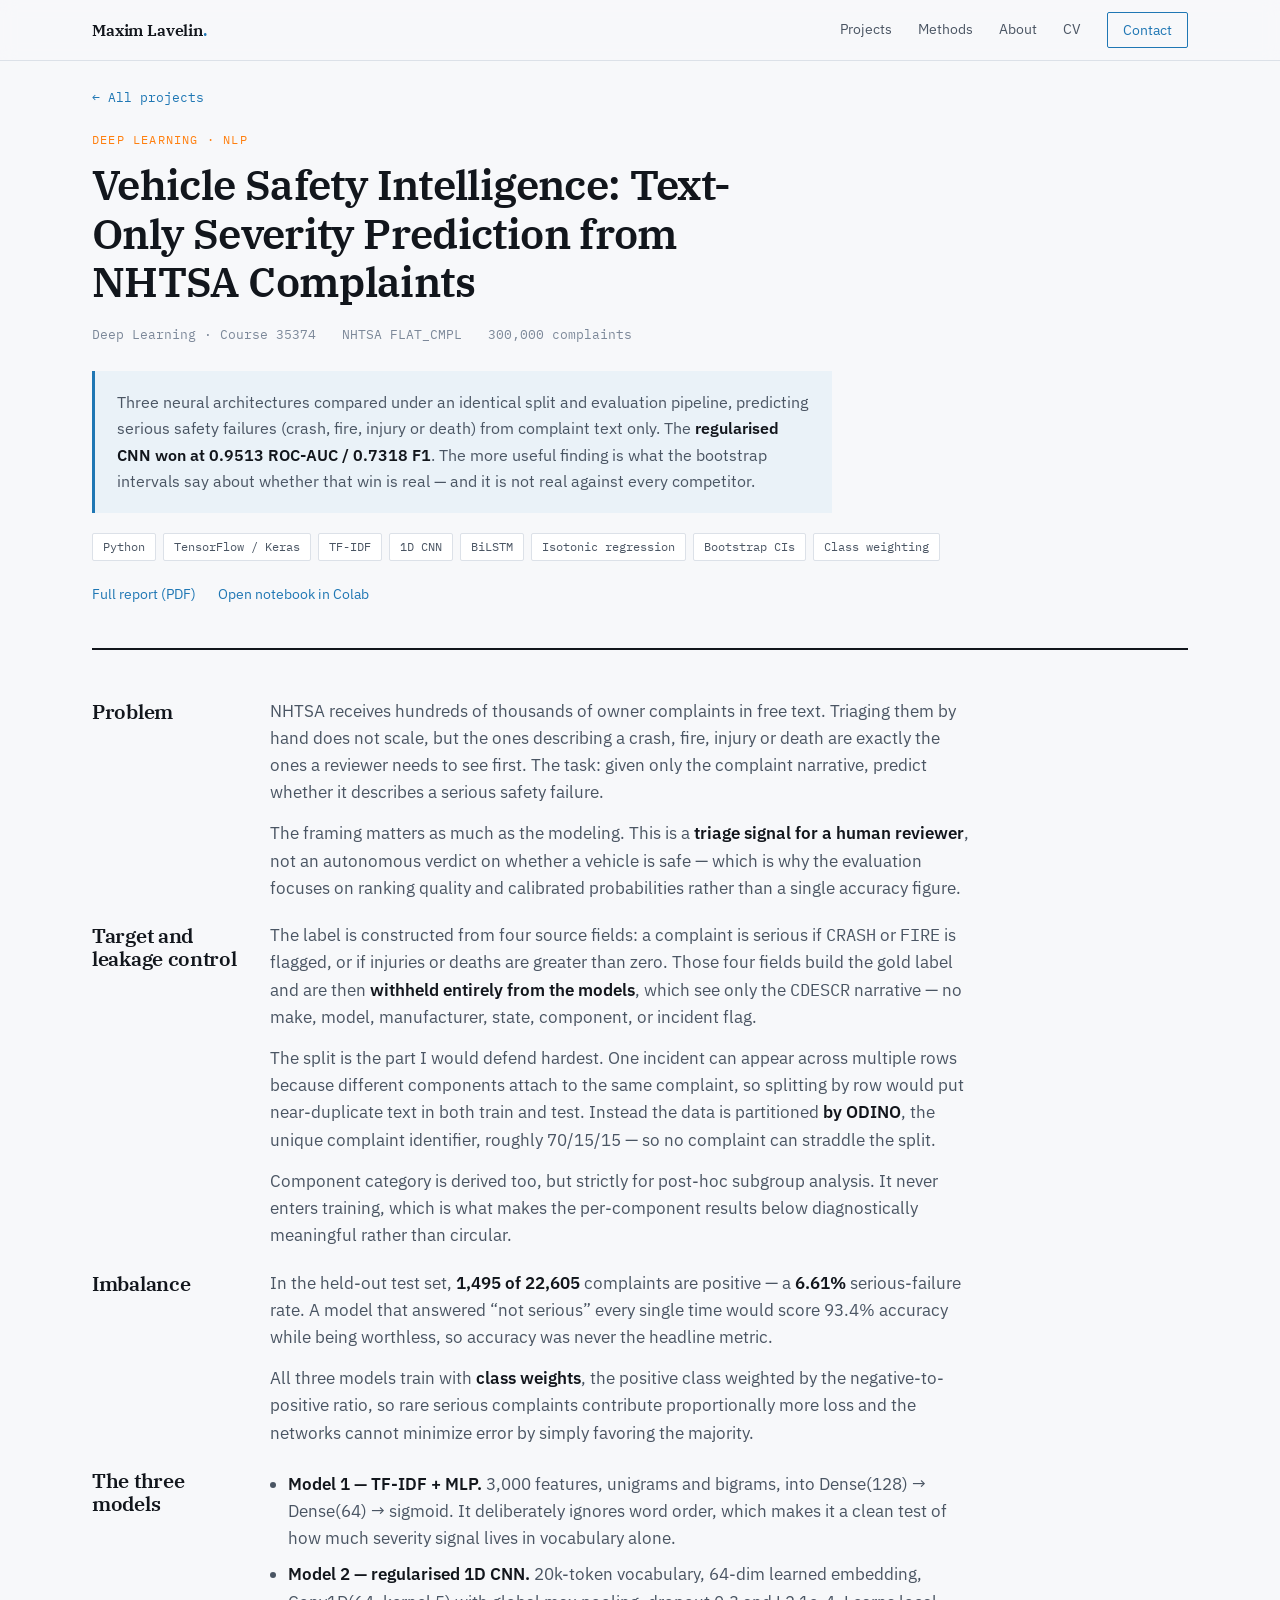
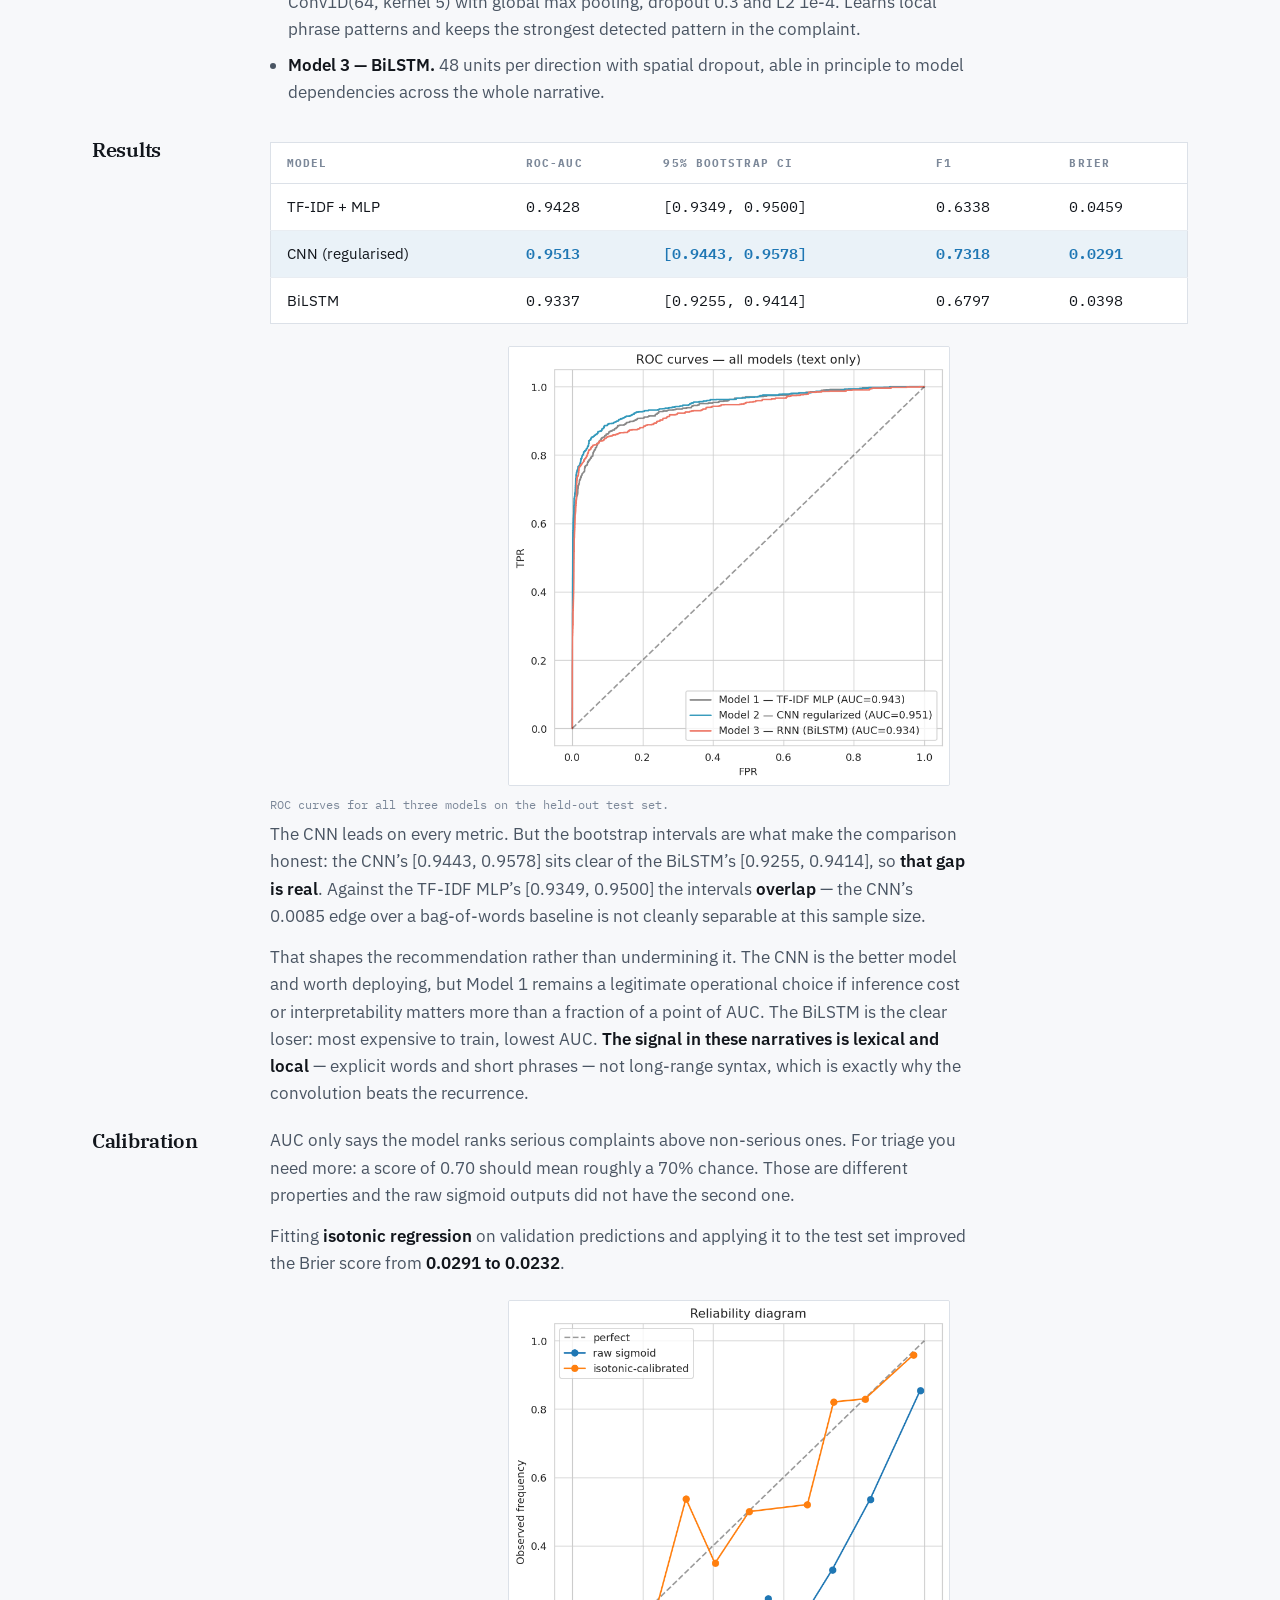
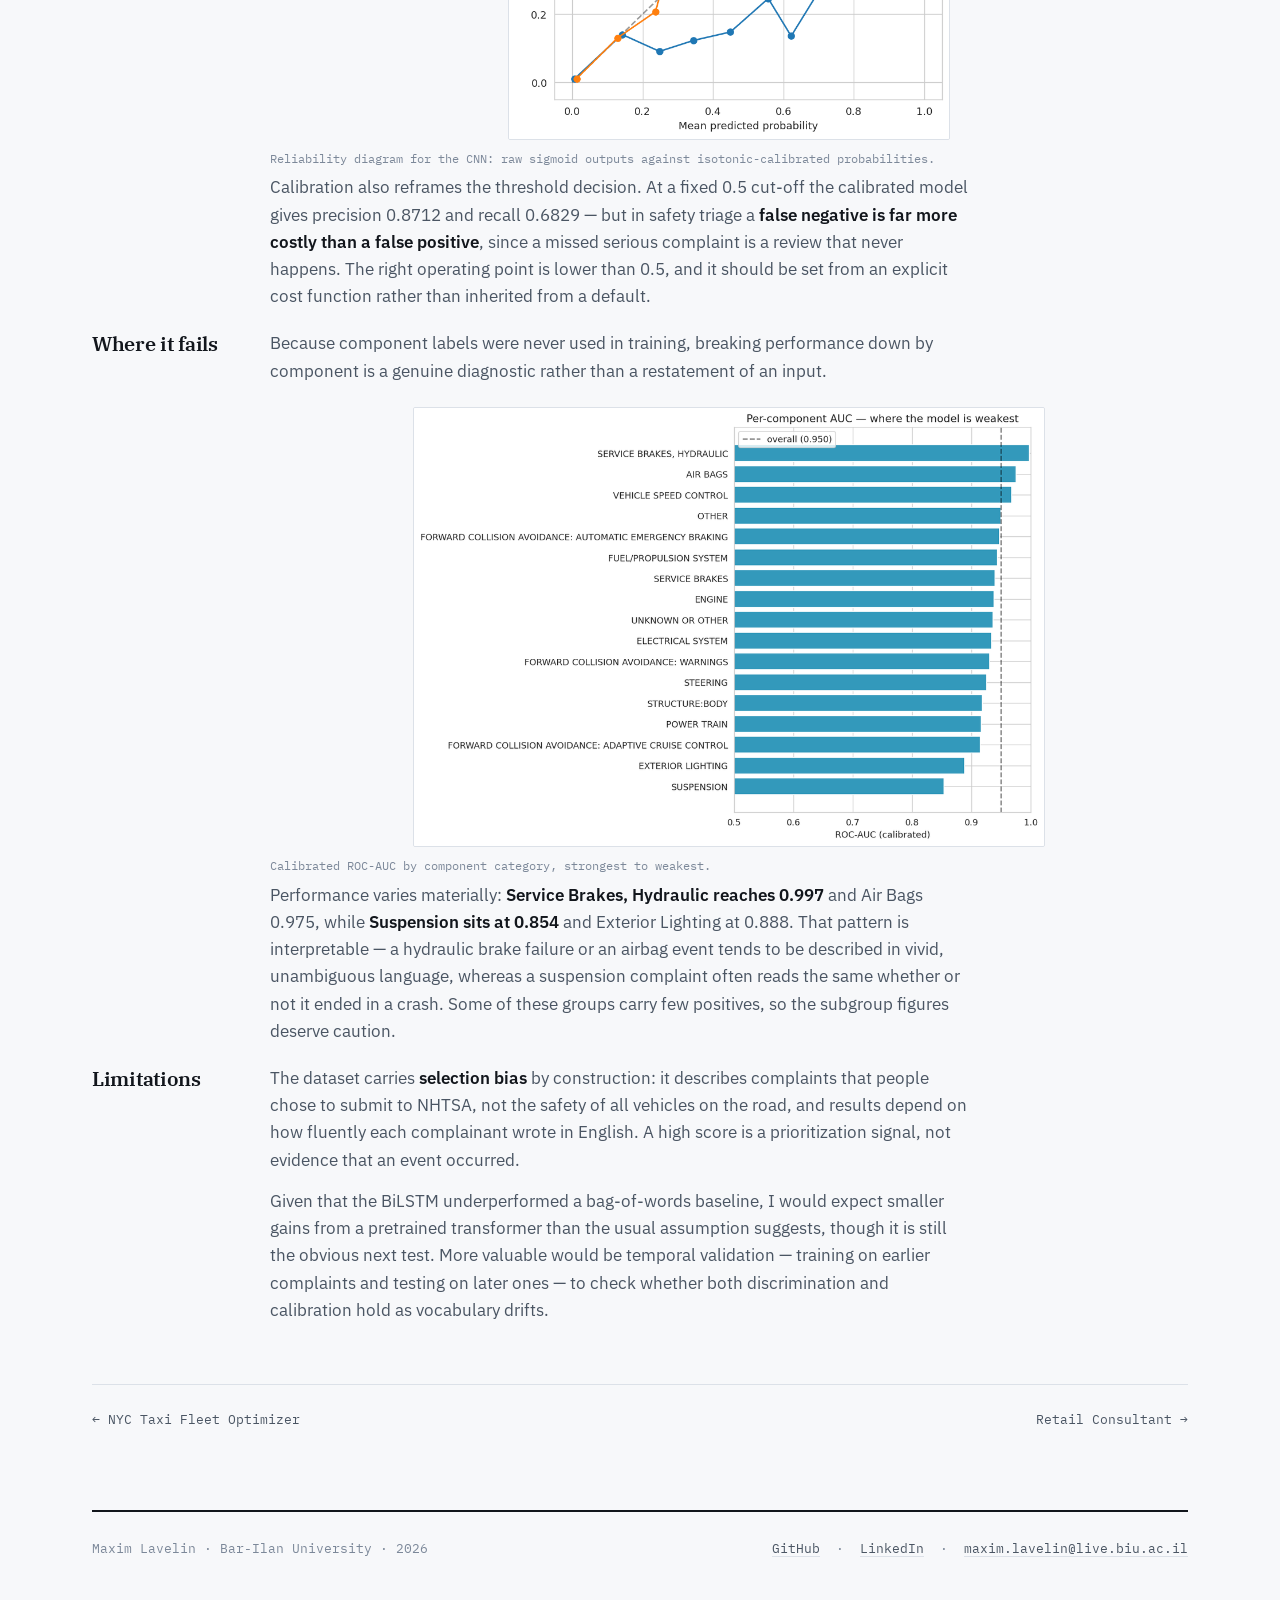
<file: projects/vehicle-safety.html>
<!DOCTYPE html>
<html lang="en">
<head>
<meta charset="UTF-8">
<meta name="viewport" content="width=device-width, initial-scale=1.0">
<meta name="color-scheme" content="light only">
<title>Vehicle Safety Intelligence — Maxim Lavelin</title>
<meta name="description" content="Predicts whether a complaint describes a serious safety failure from its text alone. The regularised CNN reached 0.9513 ROC-AUC on a 6.61% positive rate — and isotonic calibration cut the Brier score from 0.0291 to 0.0232.">
<link rel="preconnect" href="https://fonts.googleapis.com">
<link rel="preconnect" href="https://fonts.gstatic.com" crossorigin>
<link href="https://fonts.googleapis.com/css2?family=IBM+Plex+Sans:wght@400;500;600&family=IBM+Plex+Serif:ital,wght@0,400;0,600;1,400&family=IBM+Plex+Mono:wght@400;500&display=swap" rel="stylesheet">
<link rel="stylesheet" href="../assets/style.css">
<style>/* ============================================================
   Maxim Lavelin — portfolio
   Direction: the portfolio as a research paper.
   Palette derived from the matplotlib default color cycle.
   ============================================================ */

:root{
  color-scheme: light only;
  --paper:      #F7F8FA;
  --paper-2:    #FFFFFF;
  --ink:        #12161C;
  --ink-soft:   #4A5563;
  --ink-faint:  #7C8899;
  --rule:       #DCE1E8;
  --rule-soft:  #E9EDF2;
  --plot-blue:  #1F77B4;
  --plot-orange:#FF7F0E;
  --blue-wash:  #EAF2F8;

  --max: 1160px;
  --gut: 32px;
}

*{ box-sizing:border-box; margin:0; padding:0; }
html{ scroll-behavior:smooth; -webkit-text-size-adjust:100%; }

html{ background: var(--paper); }
body{
  background: var(--paper);
  color: var(--ink);
  font-family:'IBM Plex Sans', system-ui, sans-serif;
  font-size:16.5px;
  line-height:1.65;
  -webkit-font-smoothing:antialiased;
}

h1,h2,h3,h4{
  font-family:'IBM Plex Serif', Georgia, serif;
  font-weight:600;
  letter-spacing:-0.015em;
  line-height:1.15;
}
a{ color:inherit; }
img{ max-width:100%; display:block; }

.mono{ font-family:'IBM Plex Mono', ui-monospace, monospace; }
.wrap{ max-width:var(--max); margin:0 auto; padding:0 var(--gut); }

/* ---------- label / eyebrow ---------- */
.label{
  font-family:'IBM Plex Mono', monospace;
  font-size:11.5px;
  letter-spacing:.14em;
  text-transform:uppercase;
  color:var(--ink-faint);
}

/* ---------- nav ---------- */
.nav{
  position:sticky; top:0; z-index:60;
  background:rgba(247,248,250,.88);
  backdrop-filter:blur(8px);
  border-bottom:1px solid var(--rule);
}
.nav .wrap{
  display:flex; align-items:center; justify-content:space-between;
  height:60px;
}
.brand{
  font-family:'IBM Plex Serif', serif; font-weight:600;
  font-size:16px; text-decoration:none; letter-spacing:-.01em;
}
.brand em{ font-style:normal; color:var(--plot-blue); }
.nav-links{ display:flex; align-items:center; gap:26px; font-size:14px; }
.nav-links a{ color:var(--ink-soft); text-decoration:none; transition:color .15s; }
.nav-links a:hover{ color:var(--ink); }
.nav-cta{
  border:1px solid var(--plot-blue); color:var(--plot-blue)!important;
  padding:6px 15px; border-radius:2px; font-size:13.5px;
}
.nav-cta:hover{ background:var(--plot-blue); color:#fff!important; }

/* ---------- hero: title block + abstract ---------- */
.hero{ padding:60px 0 52px; border-bottom:1px solid var(--rule); }
.hero .status{
  display:inline-flex; align-items:center; gap:9px;
  font-family:'IBM Plex Mono', monospace; font-size:12px;
  letter-spacing:.1em; text-transform:uppercase;
  color:var(--plot-blue); margin-bottom:26px;
}
.hero .status::before{
  content:''; width:7px; height:7px; border-radius:50%;
  background:var(--plot-blue);
}
.hero h1{
  font-size:clamp(36px, 4.9vw, 58px);
  max-width:24ch;
  letter-spacing:-.028em;
}
.hero h1 .thin{ font-style:italic; font-weight:400; color:var(--plot-blue); }

.byline{
  margin-top:26px; padding-top:20px; border-top:1px solid var(--rule-soft);
  display:flex; flex-wrap:wrap; gap:8px 28px;
  font-family:'IBM Plex Mono', monospace; font-size:13px; color:var(--ink-faint);
}
.byline b{ color:var(--ink-soft); font-weight:500; }

.abstract{
  margin-top:32px;
  display:grid; grid-template-columns:150px 1fr; gap:28px;
  align-items:start;
}
.abstract p{ color:var(--ink-soft); max-width:64ch; font-size:17px; }
.abstract p + p{ margin-top:14px; }

/* ---------- section heads ---------- */
.section{ padding:60px 0 0; }
.section-head{
  display:flex; align-items:baseline; gap:16px;
  padding-bottom:18px; margin-bottom:8px;
  border-bottom:2px solid var(--ink);
}
.section-head h2{ font-size:24px; }
.section-head .count{
  margin-left:auto; font-family:'IBM Plex Mono', monospace;
  font-size:12.5px; color:var(--ink-faint);
}

/* ---------- project rows (the core list) ---------- */
.rows{ border-top:0; }
.row{
  display:grid;
  grid-template-columns:232px 1fr;
  gap:28px;
  align-items:start;
  padding:26px 0 26px;
  border-bottom:1px solid var(--rule);
  text-decoration:none;
  transition:background .18s ease;
  position:relative;
}
.row::after{
  content:''; position:absolute; left:-16px; right:-16px; top:0; bottom:0;
  background:transparent; border-radius:3px; z-index:-1;
  transition:background .18s ease;
}
.row:hover::after{ background:var(--paper-2); box-shadow:0 1px 14px rgba(18,22,28,.06); }
.row:hover .r-title{ color:var(--plot-blue); }
.row:hover .r-go{ opacity:1; transform:translateX(0); }

.r-chart{
  border:1px solid var(--rule);
  background:var(--paper-2);
  padding:8px 10px 6px;
  border-radius:2px;
}
.r-chart svg{ display:block; width:100%; height:auto; }
.r-chart .cap{
  font-family:'IBM Plex Mono', monospace;
  font-size:10px; color:var(--ink-faint);
  margin-top:5px; letter-spacing:.03em;
}

.r-body{ padding-top:2px; }
.r-domain{
  font-family:'IBM Plex Mono', monospace; font-size:11.5px;
  letter-spacing:.1em; text-transform:uppercase; color:var(--plot-orange);
}
.r-title{
  font-family:'IBM Plex Serif', serif; font-weight:600;
  font-size:25px; margin:7px 0 9px; letter-spacing:-.018em;
  transition:color .18s;
}
.r-stack{
  font-family:'IBM Plex Mono', monospace; font-size:12.5px;
  color:var(--ink-faint); margin-bottom:13px;
}
.r-result{
  font-size:15.5px; color:var(--ink-soft); max-width:62ch;
  padding-left:14px; border-left:2px solid var(--plot-blue);
}
.r-result b{ color:var(--ink); font-weight:600; }
.r-go{
  margin-top:14px; font-family:'IBM Plex Mono', monospace; font-size:12.5px;
  color:var(--plot-blue); opacity:0; transform:translateX(-4px);
  transition:opacity .18s, transform .18s;
}

/* ---------- methods / skills strip ---------- */
.methods{
  display:grid; grid-template-columns:repeat(4,1fr); gap:0;
  border:1px solid var(--rule); background:var(--paper-2);
  margin-top:26px;
}
.method{ padding:20px 22px; border-right:1px solid var(--rule); }
.method:last-child{ border-right:0; }
.method h4{ font-size:14px; margin-bottom:9px; }
.method ul{ list-style:none; }
.method li{
  font-family:'IBM Plex Mono', monospace; font-size:12px;
  color:var(--ink-faint); line-height:1.9;
}

/* ---------- about ---------- */
.about{ display:grid; grid-template-columns:150px 1fr; gap:28px; margin-top:26px; }
.about p{ color:var(--ink-soft); max-width:66ch; }
.about p + p{ margin-top:15px; }
.about strong{ color:var(--ink); font-weight:600; }

/* ---------- footer ---------- */
footer{
  margin-top:80px; border-top:2px solid var(--ink);
  padding:26px 0 70px;
  display:flex; justify-content:space-between; flex-wrap:wrap; gap:14px;
  font-family:'IBM Plex Mono', monospace; font-size:12.5px; color:var(--ink-faint);
}
footer a{ color:var(--ink-soft); text-decoration:none; border-bottom:1px solid var(--rule); }
footer a:hover{ color:var(--plot-blue); border-bottom-color:var(--plot-blue); }

/* ============================================================
   PROJECT PAGE
   ============================================================ */
.crumb{ padding:26px 0 0; font-family:'IBM Plex Mono', monospace; font-size:12.5px; }
.crumb a{ color:var(--plot-blue); text-decoration:none; }
.crumb a:hover{ text-decoration:underline; }

.p-hero{ padding:22px 0 40px; border-bottom:2px solid var(--ink); }
.p-hero .r-domain{ font-size:12px; }
.p-hero h1{ font-size:clamp(29px,3.7vw,42px); max-width:27ch; margin:12px 0 0; }
.p-meta{
  margin-top:18px; display:flex; flex-wrap:wrap; gap:6px 26px;
  font-family:'IBM Plex Mono', monospace; font-size:12.5px; color:var(--ink-faint);
}
.callout{
  margin-top:26px; background:var(--blue-wash);
  border-left:3px solid var(--plot-blue);
  padding:18px 22px; font-size:16px; color:var(--ink-soft);
  max-width:74ch;
}
.callout b{ color:var(--ink); font-weight:600; }
.tags{ margin-top:20px; display:flex; flex-wrap:wrap; gap:7px; }
.tag{
  font-family:'IBM Plex Mono', monospace; font-size:11.5px;
  padding:4px 10px; border:1px solid var(--rule);
  background:var(--paper-2); border-radius:2px; color:var(--ink-soft);
}
.dl{ margin-top:22px; display:flex; flex-wrap:wrap; gap:22px; font-size:14px; }
.dl a{ color:var(--plot-blue); text-decoration:none; border-bottom:1px solid transparent; }
.dl a:hover{ border-bottom-color:var(--plot-blue); }

.doc{ display:grid; grid-template-columns:150px 1fr; gap:28px; padding:48px 0 20px; }
.doc + .doc{ padding-top:0; }
.doc h2{ font-size:20px; padding-top:2px; }
.doc-body p{ color:var(--ink-soft); max-width:70ch; }
.doc-body p + p{ margin-top:14px; }
.doc-body ul{ margin:4px 0 0 18px; color:var(--ink-soft); }
.doc-body li{ margin-bottom:9px; max-width:68ch; }
.doc-body b{ color:var(--ink); font-weight:600; }

table.metrics{
  width:100%; border-collapse:collapse; margin:6px 0 18px;
  background:var(--paper-2); border:1px solid var(--rule);
  font-size:14.5px;
}
table.metrics th{
  font-family:'IBM Plex Mono', monospace; font-size:11px;
  letter-spacing:.1em; text-transform:uppercase; color:var(--ink-faint);
  text-align:left; padding:11px 16px; border-bottom:1px solid var(--rule);
}
table.metrics td{ padding:11px 16px; border-bottom:1px solid var(--rule-soft); }
table.metrics tr:last-child td{ border-bottom:0; }
table.metrics td.num{ font-family:'IBM Plex Mono', monospace; }
table.metrics tr.best td{ background:var(--blue-wash); }
table.metrics tr.best td.num{ color:var(--plot-blue); font-weight:600; }

figure.fig{ margin:22px 0 6px; }
figure.fig img{ border:1px solid var(--rule); background:var(--paper-2); border-radius:2px;
  max-height:440px; width:auto; max-width:100%; margin:0 auto; }
figure.fig figcaption{
  font-family:'IBM Plex Mono', monospace; font-size:12px;
  color:var(--ink-faint); margin-top:9px;
}

.pager{
  display:flex; justify-content:space-between; gap:16px; flex-wrap:wrap;
  border-top:1px solid var(--rule); margin-top:40px; padding:24px 0 0;
  font-family:'IBM Plex Mono', monospace; font-size:13px;
}
.pager a{ color:var(--ink-soft); text-decoration:none; }
.pager a:hover{ color:var(--plot-blue); }

/* ---------- accessibility + responsive ---------- */
a:focus-visible, .row:focus-visible{
  outline:2px solid var(--plot-blue); outline-offset:3px; border-radius:2px;
}
@media (prefers-reduced-motion:reduce){
  *{ transition:none!important; scroll-behavior:auto!important; }
  .r-go{ opacity:1; transform:none; }
}

@media (max-width:900px){
  .methods{ grid-template-columns:1fr 1fr; }
  .method:nth-child(2){ border-right:0; }
  .method:nth-child(1), .method:nth-child(2){ border-bottom:1px solid var(--rule); }
}
@media (max-width:760px){
  :root{ --gut:20px; }
  .hero{ padding:56px 0 44px; }
  .abstract, .about, .doc{ grid-template-columns:1fr; gap:12px; }
  .row{ grid-template-columns:1fr; gap:16px; padding:26px 0; }
    .r-chart{ max-width:280px; }
  .r-go{ opacity:1; transform:none; }
  .nav-links{ gap:16px; font-size:13px; }
  .nav-links a.hide-sm{ display:none; }
}
@media (max-width:520px){
  .methods{ grid-template-columns:1fr; }
  .method{ border-right:0; border-bottom:1px solid var(--rule); }
  .method:last-child{ border-bottom:0; }
}


/* ---------- homepage row: supporting points ---------- */
.r-points{ list-style:none; margin:12px 0 0; max-width:66ch; }
.r-points li{
  position:relative; padding-left:16px; margin:7px 0;
  font-size:14.5px; line-height:1.55; color:var(--ink-soft);
}
.r-points li::before{
  content:''; position:absolute; left:0; top:.62em;
  width:7px; height:1px; background:var(--plot-orange);
}
.r-points b{ color:var(--ink); font-weight:600; }

/* ---------- hero: at-a-glance summary ---------- */
.glance{
  margin-top:28px;
  display:grid; grid-template-columns:150px 1fr; gap:28px;
  align-items:start;
}
.glance ul{ list-style:none; max-width:72ch; }
.glance li{
  position:relative; padding-left:18px; margin:8px 0;
  font-size:15px; line-height:1.5; color:var(--ink-soft);
}
.glance li::before{
  content:''; position:absolute; left:0; top:.6em;
  width:9px; height:1px; background:var(--plot-blue);
}
.glance b{ color:var(--ink); font-weight:600; }

@media (max-width:860px){
  .glance{ grid-template-columns:1fr; gap:10px; }
}
</style>
</head>
<body>
<nav class="nav">
  <div class="wrap">
    <a href="../index.html" class="brand">Maxim Lavelin<em>.</em></a>
    <div class="nav-links">
      <a href="../index.html#projects">Projects</a>
      <a href="../index.html#methods" class="hide-sm">Methods</a>
      <a href="../index.html#about" class="hide-sm">About</a>
      <a href="../assets/Maxim_Lavelin_CV.pdf">CV</a>
      <a href="mailto:maxim.lavelin@live.biu.ac.il" class="nav-cta">Contact</a>
    </div>
  </div>
</nav>

<div class="wrap">
  <div class="crumb"><a href="../index.html">← All projects</a></div>

  <header class="p-hero">
    <div class="r-domain">Deep learning · NLP</div>
    <h1>Vehicle Safety Intelligence: Text-Only Severity Prediction from NHTSA Complaints</h1>
    <div class="p-meta"><span>Deep Learning · Course 35374</span><span>NHTSA FLAT_CMPL</span><span>300,000 complaints</span></div>
    <div class="callout">Three neural architectures compared under an identical split and evaluation pipeline, predicting serious safety failures (crash, fire, injury or death) from complaint text only. The <b>regularised CNN won at 0.9513 ROC-AUC / 0.7318 F1</b>. The more useful finding is what the bootstrap intervals say about whether that win is real — and it is not real against every competitor.</div>
    <div class="tags"><span class="tag">Python</span><span class="tag">TensorFlow / Keras</span><span class="tag">TF-IDF</span><span class="tag">1D CNN</span><span class="tag">BiLSTM</span><span class="tag">Isotonic regression</span><span class="tag">Bootstrap CIs</span><span class="tag">Class weighting</span></div>
    <div class="dl"><a href="../assets/Vehicle_Safety_Intelligence.pdf">Full report (PDF)</a><a href="https://colab.research.google.com/drive/1YZrvtE-PIvSMx_LksFaMc-UzAokp6bV1">Open notebook in Colab</a></div>
  </header>

  <div class="doc"><h2>Problem</h2><div class="doc-body"><p>NHTSA receives hundreds of thousands of owner complaints in free text. Triaging them by hand does not scale, but the ones describing a crash, fire, injury or death are exactly the ones a reviewer needs to see first. The task: given only the complaint narrative, predict whether it describes a serious safety failure.</p><p>The framing matters as much as the modeling. This is a <b>triage signal for a human reviewer</b>, not an autonomous verdict on whether a vehicle is safe — which is why the evaluation focuses on ranking quality and calibrated probabilities rather than a single accuracy figure.</p></div></div><div class="doc"><h2>Target and leakage control</h2><div class="doc-body"><p>The label is constructed from four source fields: a complaint is serious if <span class="mono">CRASH</span> or <span class="mono">FIRE</span> is flagged, or if injuries or deaths are greater than zero. Those four fields build the gold label and are then <b>withheld entirely from the models</b>, which see only the <span class="mono">CDESCR</span> narrative — no make, model, manufacturer, state, component, or incident flag.</p><p>The split is the part I would defend hardest. One incident can appear across multiple rows because different components attach to the same complaint, so splitting by row would put near-duplicate text in both train and test. Instead the data is partitioned <b>by ODINO</b>, the unique complaint identifier, roughly 70/15/15 — so no complaint can straddle the split.</p><p>Component category is derived too, but strictly for post-hoc subgroup analysis. It never enters training, which is what makes the per-component results below diagnostically meaningful rather than circular.</p></div></div><div class="doc"><h2>Imbalance</h2><div class="doc-body"><p>In the held-out test set, <b>1,495 of 22,605</b> complaints are positive — a <b>6.61%</b> serious-failure rate. A model that answered &ldquo;not serious&rdquo; every single time would score 93.4% accuracy while being worthless, so accuracy was never the headline metric.</p><p>All three models train with <b>class weights</b>, the positive class weighted by the negative-to-positive ratio, so rare serious complaints contribute proportionally more loss and the networks cannot minimize error by simply favoring the majority.</p></div></div><div class="doc"><h2>The three models</h2><div class="doc-body"><ul><li><b>Model 1 — TF-IDF + MLP.</b> 3,000 features, unigrams and bigrams, into Dense(128) → Dense(64) → sigmoid. It deliberately ignores word order, which makes it a clean test of how much severity signal lives in vocabulary alone.</li><li><b>Model 2 — regularised 1D CNN.</b> 20k-token vocabulary, 64-dim learned embedding, Conv1D(64, kernel 5) with global max pooling, dropout 0.3 and L2 1e-4. Learns local phrase patterns and keeps the strongest detected pattern in the complaint.</li><li><b>Model 3 — BiLSTM.</b> 48 units per direction with spatial dropout, able in principle to model dependencies across the whole narrative.</li></ul></div></div><div class="doc"><h2>Results</h2><div class="doc-body"><table class="metrics"><tr><th>Model</th><th>ROC-AUC</th><th>95% bootstrap CI</th><th>F1</th><th>Brier</th></tr><tr><td>TF-IDF + MLP</td><td class="num">0.9428</td><td class="num">[0.9349, 0.9500]</td><td class="num">0.6338</td><td class="num">0.0459</td></tr><tr class="best"><td>CNN (regularised)</td><td class="num">0.9513</td><td class="num">[0.9443, 0.9578]</td><td class="num">0.7318</td><td class="num">0.0291</td></tr><tr><td>BiLSTM</td><td class="num">0.9337</td><td class="num">[0.9255, 0.9414]</td><td class="num">0.6797</td><td class="num">0.0398</td></tr></table><figure class="fig"><img src="../assets/fig/veh-roc.png" alt="ROC curves for all three models on the held-out test set."><figcaption>ROC curves for all three models on the held-out test set.</figcaption></figure><p>The CNN leads on every metric. But the bootstrap intervals are what make the comparison honest: the CNN&rsquo;s [0.9443, 0.9578] sits clear of the BiLSTM&rsquo;s [0.9255, 0.9414], so <b>that gap is real</b>. Against the TF-IDF MLP&rsquo;s [0.9349, 0.9500] the intervals <b>overlap</b> — the CNN&rsquo;s 0.0085 edge over a bag-of-words baseline is not cleanly separable at this sample size.</p><p>That shapes the recommendation rather than undermining it. The CNN is the better model and worth deploying, but Model 1 remains a legitimate operational choice if inference cost or interpretability matters more than a fraction of a point of AUC. The BiLSTM is the clear loser: most expensive to train, lowest AUC. <b>The signal in these narratives is lexical and local</b> — explicit words and short phrases — not long-range syntax, which is exactly why the convolution beats the recurrence.</p></div></div><div class="doc"><h2>Calibration</h2><div class="doc-body"><p>AUC only says the model ranks serious complaints above non-serious ones. For triage you need more: a score of 0.70 should mean roughly a 70% chance. Those are different properties and the raw sigmoid outputs did not have the second one.</p><p>Fitting <b>isotonic regression</b> on validation predictions and applying it to the test set improved the Brier score from <b>0.0291 to 0.0232</b>.</p><figure class="fig"><img src="../assets/fig/veh-calibration.png" alt="Reliability diagram for the CNN: raw sigmoid outputs against isotonic-calibrated probabilities."><figcaption>Reliability diagram for the CNN: raw sigmoid outputs against isotonic-calibrated probabilities.</figcaption></figure><p>Calibration also reframes the threshold decision. At a fixed 0.5 cut-off the calibrated model gives precision 0.8712 and recall 0.6829 — but in safety triage a <b>false negative is far more costly than a false positive</b>, since a missed serious complaint is a review that never happens. The right operating point is lower than 0.5, and it should be set from an explicit cost function rather than inherited from a default.</p></div></div><div class="doc"><h2>Where it fails</h2><div class="doc-body"><p>Because component labels were never used in training, breaking performance down by component is a genuine diagnostic rather than a restatement of an input.</p><figure class="fig"><img src="../assets/fig/veh-component.png" alt="Calibrated ROC-AUC by component category, strongest to weakest."><figcaption>Calibrated ROC-AUC by component category, strongest to weakest.</figcaption></figure><p>Performance varies materially: <b>Service Brakes, Hydraulic reaches 0.997</b> and Air Bags 0.975, while <b>Suspension sits at 0.854</b> and Exterior Lighting at 0.888. That pattern is interpretable — a hydraulic brake failure or an airbag event tends to be described in vivid, unambiguous language, whereas a suspension complaint often reads the same whether or not it ended in a crash. Some of these groups carry few positives, so the subgroup figures deserve caution.</p></div></div><div class="doc"><h2>Limitations</h2><div class="doc-body"><p>The dataset carries <b>selection bias</b> by construction: it describes complaints that people chose to submit to NHTSA, not the safety of all vehicles on the road, and results depend on how fluently each complainant wrote in English. A high score is a prioritization signal, not evidence that an event occurred.</p><p>Given that the BiLSTM underperformed a bag-of-words baseline, I would expect smaller gains from a pretrained transformer than the usual assumption suggests, though it is still the obvious next test. More valuable would be temporal validation — training on earlier complaints and testing on later ones — to check whether both discrimination and calibration hold as vocabulary drifts.</p></div></div>

  <div class="pager"><a href="nyc-taxi.html">← NYC Taxi Fleet Optimizer</a><a href="retail-consultant.html">Retail Consultant →</a></div>
<footer>
    <span>Maxim Lavelin · Bar-Ilan University · 2026</span>
    <span><a href="https://github.com/maxim-lavelin">GitHub</a> &nbsp;·&nbsp; <a href="#">LinkedIn</a> &nbsp;·&nbsp; <a href="mailto:maxim.lavelin@live.biu.ac.il">maxim.lavelin@live.biu.ac.il</a></span>
  </footer>
</div>
</body>
</html>
</file>
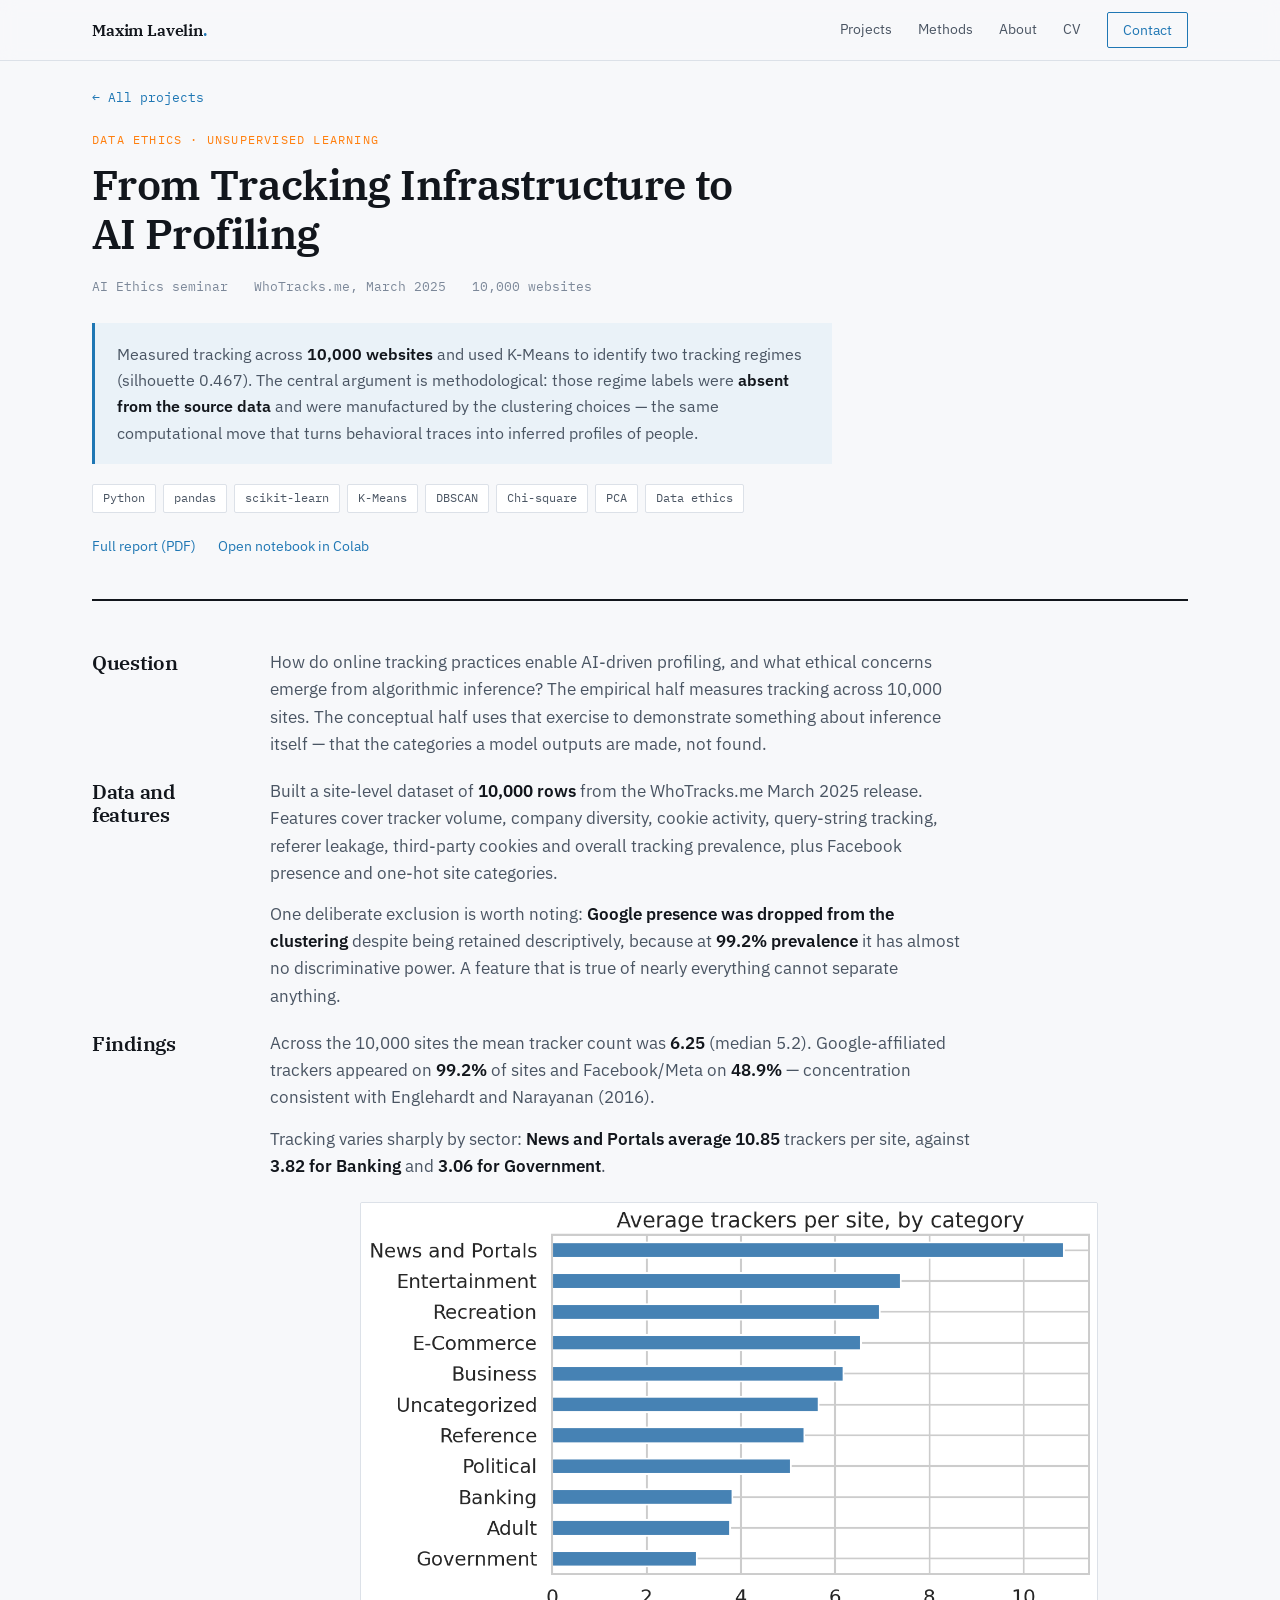
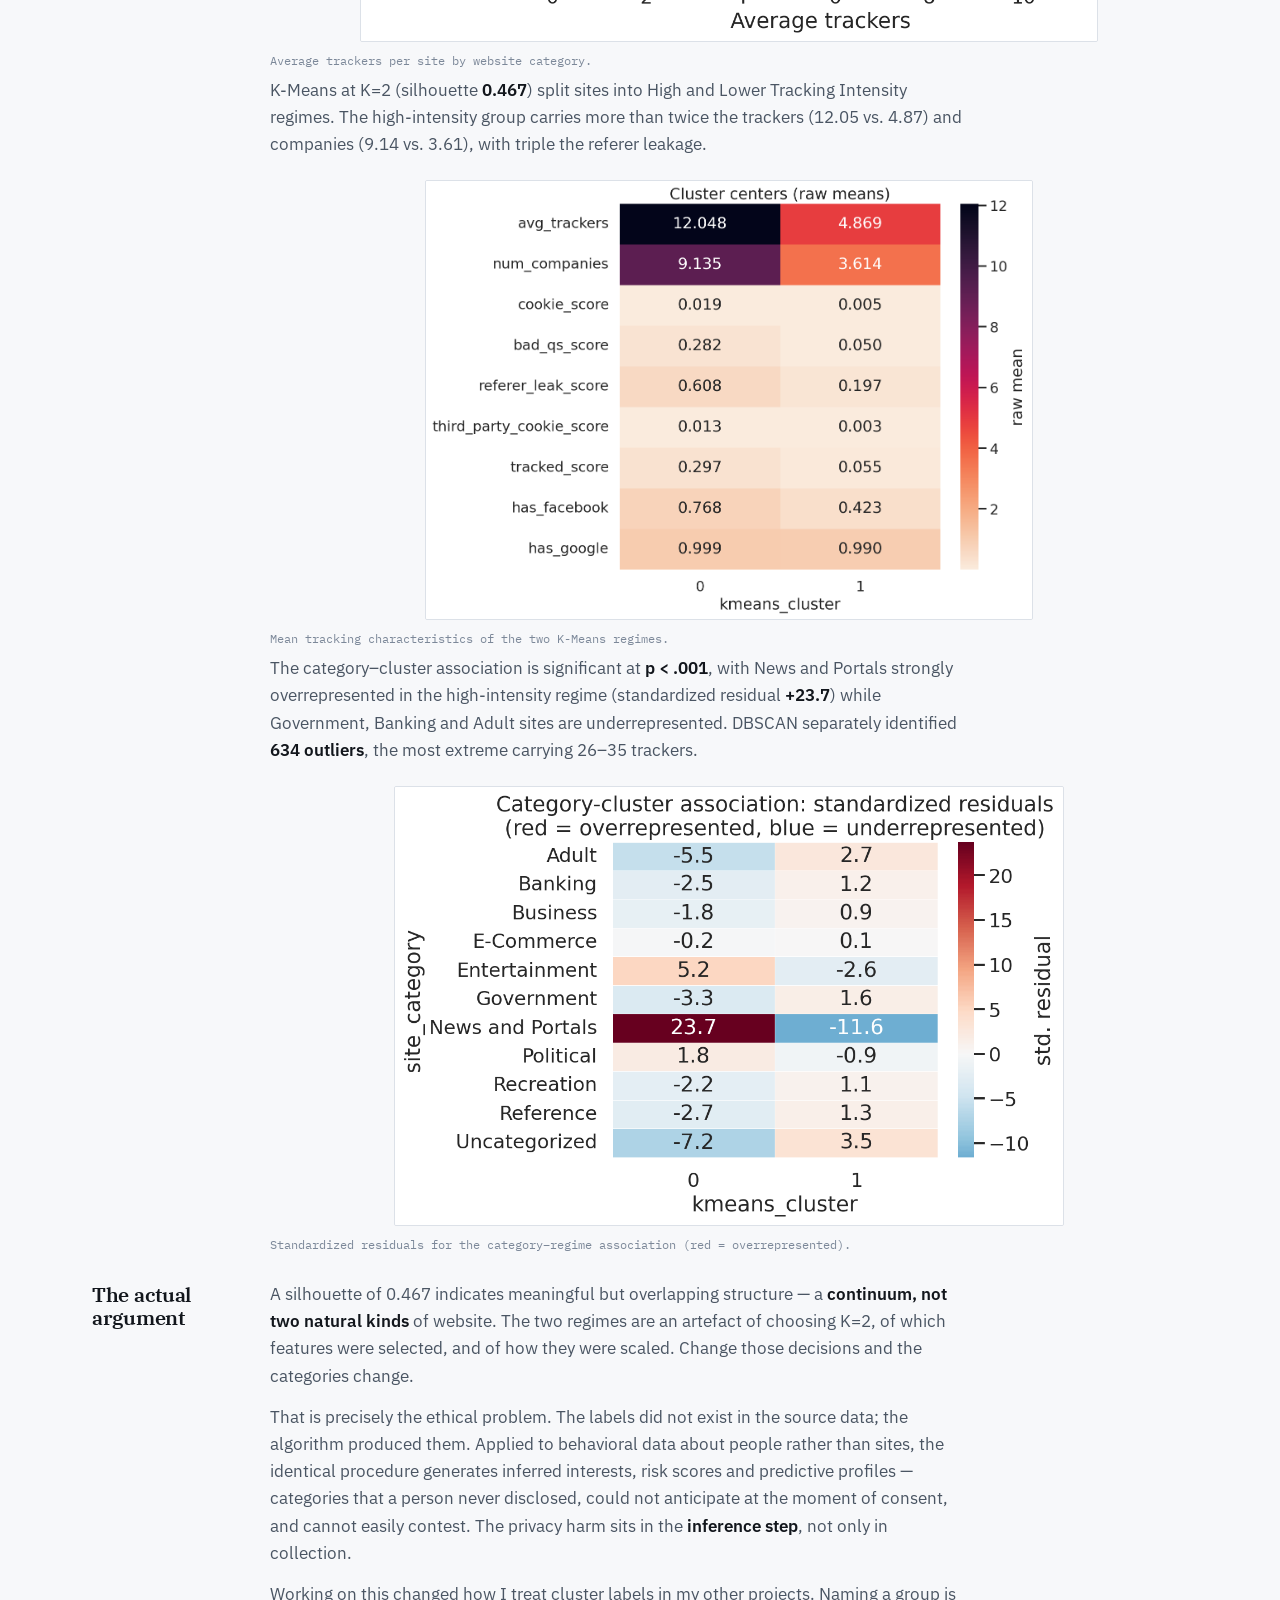
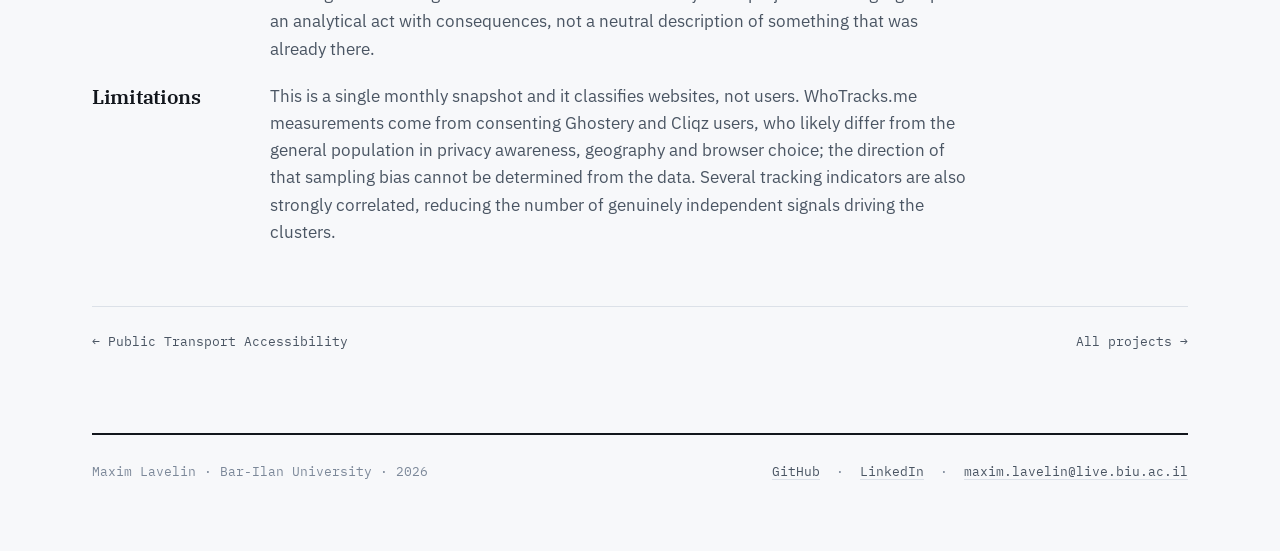
<file: projects/web-tracking.html>
<!DOCTYPE html>
<html lang="en">
<head>
<meta charset="UTF-8">
<meta name="viewport" content="width=device-width, initial-scale=1.0">
<meta name="color-scheme" content="light only">
<title>Web Tracking & AI Profiling — Maxim Lavelin</title>
<meta name="description" content="Google trackers on 99.2% of 10,000 sites; news sites carry 10.85 trackers against a 6.25 mean. The ethical point: the two &ldquo;tracking regimes&rdquo; did not exist in the data — the algorithm created them.">
<link rel="preconnect" href="https://fonts.googleapis.com">
<link rel="preconnect" href="https://fonts.gstatic.com" crossorigin>
<link href="https://fonts.googleapis.com/css2?family=IBM+Plex+Sans:wght@400;500;600&family=IBM+Plex+Serif:ital,wght@0,400;0,600;1,400&family=IBM+Plex+Mono:wght@400;500&display=swap" rel="stylesheet">
<link rel="stylesheet" href="../assets/style.css">
<style>/* ============================================================
   Maxim Lavelin — portfolio
   Direction: the portfolio as a research paper.
   Palette derived from the matplotlib default color cycle.
   ============================================================ */

:root{
  color-scheme: light only;
  --paper:      #F7F8FA;
  --paper-2:    #FFFFFF;
  --ink:        #12161C;
  --ink-soft:   #4A5563;
  --ink-faint:  #7C8899;
  --rule:       #DCE1E8;
  --rule-soft:  #E9EDF2;
  --plot-blue:  #1F77B4;
  --plot-orange:#FF7F0E;
  --blue-wash:  #EAF2F8;

  --max: 1160px;
  --gut: 32px;
}

*{ box-sizing:border-box; margin:0; padding:0; }
html{ scroll-behavior:smooth; -webkit-text-size-adjust:100%; }

html{ background: var(--paper); }
body{
  background: var(--paper);
  color: var(--ink);
  font-family:'IBM Plex Sans', system-ui, sans-serif;
  font-size:16.5px;
  line-height:1.65;
  -webkit-font-smoothing:antialiased;
}

h1,h2,h3,h4{
  font-family:'IBM Plex Serif', Georgia, serif;
  font-weight:600;
  letter-spacing:-0.015em;
  line-height:1.15;
}
a{ color:inherit; }
img{ max-width:100%; display:block; }

.mono{ font-family:'IBM Plex Mono', ui-monospace, monospace; }
.wrap{ max-width:var(--max); margin:0 auto; padding:0 var(--gut); }

/* ---------- label / eyebrow ---------- */
.label{
  font-family:'IBM Plex Mono', monospace;
  font-size:11.5px;
  letter-spacing:.14em;
  text-transform:uppercase;
  color:var(--ink-faint);
}

/* ---------- nav ---------- */
.nav{
  position:sticky; top:0; z-index:60;
  background:rgba(247,248,250,.88);
  backdrop-filter:blur(8px);
  border-bottom:1px solid var(--rule);
}
.nav .wrap{
  display:flex; align-items:center; justify-content:space-between;
  height:60px;
}
.brand{
  font-family:'IBM Plex Serif', serif; font-weight:600;
  font-size:16px; text-decoration:none; letter-spacing:-.01em;
}
.brand em{ font-style:normal; color:var(--plot-blue); }
.nav-links{ display:flex; align-items:center; gap:26px; font-size:14px; }
.nav-links a{ color:var(--ink-soft); text-decoration:none; transition:color .15s; }
.nav-links a:hover{ color:var(--ink); }
.nav-cta{
  border:1px solid var(--plot-blue); color:var(--plot-blue)!important;
  padding:6px 15px; border-radius:2px; font-size:13.5px;
}
.nav-cta:hover{ background:var(--plot-blue); color:#fff!important; }

/* ---------- hero: title block + abstract ---------- */
.hero{ padding:60px 0 52px; border-bottom:1px solid var(--rule); }
.hero .status{
  display:inline-flex; align-items:center; gap:9px;
  font-family:'IBM Plex Mono', monospace; font-size:12px;
  letter-spacing:.1em; text-transform:uppercase;
  color:var(--plot-blue); margin-bottom:26px;
}
.hero .status::before{
  content:''; width:7px; height:7px; border-radius:50%;
  background:var(--plot-blue);
}
.hero h1{
  font-size:clamp(36px, 4.9vw, 58px);
  max-width:24ch;
  letter-spacing:-.028em;
}
.hero h1 .thin{ font-style:italic; font-weight:400; color:var(--plot-blue); }

.byline{
  margin-top:26px; padding-top:20px; border-top:1px solid var(--rule-soft);
  display:flex; flex-wrap:wrap; gap:8px 28px;
  font-family:'IBM Plex Mono', monospace; font-size:13px; color:var(--ink-faint);
}
.byline b{ color:var(--ink-soft); font-weight:500; }

.abstract{
  margin-top:32px;
  display:grid; grid-template-columns:150px 1fr; gap:28px;
  align-items:start;
}
.abstract p{ color:var(--ink-soft); max-width:64ch; font-size:17px; }
.abstract p + p{ margin-top:14px; }

/* ---------- section heads ---------- */
.section{ padding:60px 0 0; }
.section-head{
  display:flex; align-items:baseline; gap:16px;
  padding-bottom:18px; margin-bottom:8px;
  border-bottom:2px solid var(--ink);
}
.section-head h2{ font-size:24px; }
.section-head .count{
  margin-left:auto; font-family:'IBM Plex Mono', monospace;
  font-size:12.5px; color:var(--ink-faint);
}

/* ---------- project rows (the core list) ---------- */
.rows{ border-top:0; }
.row{
  display:grid;
  grid-template-columns:232px 1fr;
  gap:28px;
  align-items:start;
  padding:26px 0 26px;
  border-bottom:1px solid var(--rule);
  text-decoration:none;
  transition:background .18s ease;
  position:relative;
}
.row::after{
  content:''; position:absolute; left:-16px; right:-16px; top:0; bottom:0;
  background:transparent; border-radius:3px; z-index:-1;
  transition:background .18s ease;
}
.row:hover::after{ background:var(--paper-2); box-shadow:0 1px 14px rgba(18,22,28,.06); }
.row:hover .r-title{ color:var(--plot-blue); }
.row:hover .r-go{ opacity:1; transform:translateX(0); }

.r-chart{
  border:1px solid var(--rule);
  background:var(--paper-2);
  padding:8px 10px 6px;
  border-radius:2px;
}
.r-chart svg{ display:block; width:100%; height:auto; }
.r-chart .cap{
  font-family:'IBM Plex Mono', monospace;
  font-size:10px; color:var(--ink-faint);
  margin-top:5px; letter-spacing:.03em;
}

.r-body{ padding-top:2px; }
.r-domain{
  font-family:'IBM Plex Mono', monospace; font-size:11.5px;
  letter-spacing:.1em; text-transform:uppercase; color:var(--plot-orange);
}
.r-title{
  font-family:'IBM Plex Serif', serif; font-weight:600;
  font-size:25px; margin:7px 0 9px; letter-spacing:-.018em;
  transition:color .18s;
}
.r-stack{
  font-family:'IBM Plex Mono', monospace; font-size:12.5px;
  color:var(--ink-faint); margin-bottom:13px;
}
.r-result{
  font-size:15.5px; color:var(--ink-soft); max-width:62ch;
  padding-left:14px; border-left:2px solid var(--plot-blue);
}
.r-result b{ color:var(--ink); font-weight:600; }
.r-go{
  margin-top:14px; font-family:'IBM Plex Mono', monospace; font-size:12.5px;
  color:var(--plot-blue); opacity:0; transform:translateX(-4px);
  transition:opacity .18s, transform .18s;
}

/* ---------- methods / skills strip ---------- */
.methods{
  display:grid; grid-template-columns:repeat(4,1fr); gap:0;
  border:1px solid var(--rule); background:var(--paper-2);
  margin-top:26px;
}
.method{ padding:20px 22px; border-right:1px solid var(--rule); }
.method:last-child{ border-right:0; }
.method h4{ font-size:14px; margin-bottom:9px; }
.method ul{ list-style:none; }
.method li{
  font-family:'IBM Plex Mono', monospace; font-size:12px;
  color:var(--ink-faint); line-height:1.9;
}

/* ---------- about ---------- */
.about{ display:grid; grid-template-columns:150px 1fr; gap:28px; margin-top:26px; }
.about p{ color:var(--ink-soft); max-width:66ch; }
.about p + p{ margin-top:15px; }
.about strong{ color:var(--ink); font-weight:600; }

/* ---------- footer ---------- */
footer{
  margin-top:80px; border-top:2px solid var(--ink);
  padding:26px 0 70px;
  display:flex; justify-content:space-between; flex-wrap:wrap; gap:14px;
  font-family:'IBM Plex Mono', monospace; font-size:12.5px; color:var(--ink-faint);
}
footer a{ color:var(--ink-soft); text-decoration:none; border-bottom:1px solid var(--rule); }
footer a:hover{ color:var(--plot-blue); border-bottom-color:var(--plot-blue); }

/* ============================================================
   PROJECT PAGE
   ============================================================ */
.crumb{ padding:26px 0 0; font-family:'IBM Plex Mono', monospace; font-size:12.5px; }
.crumb a{ color:var(--plot-blue); text-decoration:none; }
.crumb a:hover{ text-decoration:underline; }

.p-hero{ padding:22px 0 40px; border-bottom:2px solid var(--ink); }
.p-hero .r-domain{ font-size:12px; }
.p-hero h1{ font-size:clamp(29px,3.7vw,42px); max-width:27ch; margin:12px 0 0; }
.p-meta{
  margin-top:18px; display:flex; flex-wrap:wrap; gap:6px 26px;
  font-family:'IBM Plex Mono', monospace; font-size:12.5px; color:var(--ink-faint);
}
.callout{
  margin-top:26px; background:var(--blue-wash);
  border-left:3px solid var(--plot-blue);
  padding:18px 22px; font-size:16px; color:var(--ink-soft);
  max-width:74ch;
}
.callout b{ color:var(--ink); font-weight:600; }
.tags{ margin-top:20px; display:flex; flex-wrap:wrap; gap:7px; }
.tag{
  font-family:'IBM Plex Mono', monospace; font-size:11.5px;
  padding:4px 10px; border:1px solid var(--rule);
  background:var(--paper-2); border-radius:2px; color:var(--ink-soft);
}
.dl{ margin-top:22px; display:flex; flex-wrap:wrap; gap:22px; font-size:14px; }
.dl a{ color:var(--plot-blue); text-decoration:none; border-bottom:1px solid transparent; }
.dl a:hover{ border-bottom-color:var(--plot-blue); }

.doc{ display:grid; grid-template-columns:150px 1fr; gap:28px; padding:48px 0 20px; }
.doc + .doc{ padding-top:0; }
.doc h2{ font-size:20px; padding-top:2px; }
.doc-body p{ color:var(--ink-soft); max-width:70ch; }
.doc-body p + p{ margin-top:14px; }
.doc-body ul{ margin:4px 0 0 18px; color:var(--ink-soft); }
.doc-body li{ margin-bottom:9px; max-width:68ch; }
.doc-body b{ color:var(--ink); font-weight:600; }

table.metrics{
  width:100%; border-collapse:collapse; margin:6px 0 18px;
  background:var(--paper-2); border:1px solid var(--rule);
  font-size:14.5px;
}
table.metrics th{
  font-family:'IBM Plex Mono', monospace; font-size:11px;
  letter-spacing:.1em; text-transform:uppercase; color:var(--ink-faint);
  text-align:left; padding:11px 16px; border-bottom:1px solid var(--rule);
}
table.metrics td{ padding:11px 16px; border-bottom:1px solid var(--rule-soft); }
table.metrics tr:last-child td{ border-bottom:0; }
table.metrics td.num{ font-family:'IBM Plex Mono', monospace; }
table.metrics tr.best td{ background:var(--blue-wash); }
table.metrics tr.best td.num{ color:var(--plot-blue); font-weight:600; }

figure.fig{ margin:22px 0 6px; }
figure.fig img{ border:1px solid var(--rule); background:var(--paper-2); border-radius:2px;
  max-height:440px; width:auto; max-width:100%; margin:0 auto; }
figure.fig figcaption{
  font-family:'IBM Plex Mono', monospace; font-size:12px;
  color:var(--ink-faint); margin-top:9px;
}

.pager{
  display:flex; justify-content:space-between; gap:16px; flex-wrap:wrap;
  border-top:1px solid var(--rule); margin-top:40px; padding:24px 0 0;
  font-family:'IBM Plex Mono', monospace; font-size:13px;
}
.pager a{ color:var(--ink-soft); text-decoration:none; }
.pager a:hover{ color:var(--plot-blue); }

/* ---------- accessibility + responsive ---------- */
a:focus-visible, .row:focus-visible{
  outline:2px solid var(--plot-blue); outline-offset:3px; border-radius:2px;
}
@media (prefers-reduced-motion:reduce){
  *{ transition:none!important; scroll-behavior:auto!important; }
  .r-go{ opacity:1; transform:none; }
}

@media (max-width:900px){
  .methods{ grid-template-columns:1fr 1fr; }
  .method:nth-child(2){ border-right:0; }
  .method:nth-child(1), .method:nth-child(2){ border-bottom:1px solid var(--rule); }
}
@media (max-width:760px){
  :root{ --gut:20px; }
  .hero{ padding:56px 0 44px; }
  .abstract, .about, .doc{ grid-template-columns:1fr; gap:12px; }
  .row{ grid-template-columns:1fr; gap:16px; padding:26px 0; }
    .r-chart{ max-width:280px; }
  .r-go{ opacity:1; transform:none; }
  .nav-links{ gap:16px; font-size:13px; }
  .nav-links a.hide-sm{ display:none; }
}
@media (max-width:520px){
  .methods{ grid-template-columns:1fr; }
  .method{ border-right:0; border-bottom:1px solid var(--rule); }
  .method:last-child{ border-bottom:0; }
}


/* ---------- homepage row: supporting points ---------- */
.r-points{ list-style:none; margin:12px 0 0; max-width:66ch; }
.r-points li{
  position:relative; padding-left:16px; margin:7px 0;
  font-size:14.5px; line-height:1.55; color:var(--ink-soft);
}
.r-points li::before{
  content:''; position:absolute; left:0; top:.62em;
  width:7px; height:1px; background:var(--plot-orange);
}
.r-points b{ color:var(--ink); font-weight:600; }

/* ---------- hero: at-a-glance summary ---------- */
.glance{
  margin-top:28px;
  display:grid; grid-template-columns:150px 1fr; gap:28px;
  align-items:start;
}
.glance ul{ list-style:none; max-width:72ch; }
.glance li{
  position:relative; padding-left:18px; margin:8px 0;
  font-size:15px; line-height:1.5; color:var(--ink-soft);
}
.glance li::before{
  content:''; position:absolute; left:0; top:.6em;
  width:9px; height:1px; background:var(--plot-blue);
}
.glance b{ color:var(--ink); font-weight:600; }

@media (max-width:860px){
  .glance{ grid-template-columns:1fr; gap:10px; }
}
</style>
</head>
<body>
<nav class="nav">
  <div class="wrap">
    <a href="../index.html" class="brand">Maxim Lavelin<em>.</em></a>
    <div class="nav-links">
      <a href="../index.html#projects">Projects</a>
      <a href="../index.html#methods" class="hide-sm">Methods</a>
      <a href="../index.html#about" class="hide-sm">About</a>
      <a href="../assets/Maxim_Lavelin_CV.pdf">CV</a>
      <a href="mailto:maxim.lavelin@live.biu.ac.il" class="nav-cta">Contact</a>
    </div>
  </div>
</nav>

<div class="wrap">
  <div class="crumb"><a href="../index.html">← All projects</a></div>

  <header class="p-hero">
    <div class="r-domain">Data ethics · Unsupervised learning</div>
    <h1>From Tracking Infrastructure to AI Profiling</h1>
    <div class="p-meta"><span>AI Ethics seminar</span><span>WhoTracks.me, March 2025</span><span>10,000 websites</span></div>
    <div class="callout">Measured tracking across <b>10,000 websites</b> and used K-Means to identify two tracking regimes (silhouette 0.467). The central argument is methodological: those regime labels were <b>absent from the source data</b> and were manufactured by the clustering choices — the same computational move that turns behavioral traces into inferred profiles of people.</div>
    <div class="tags"><span class="tag">Python</span><span class="tag">pandas</span><span class="tag">scikit-learn</span><span class="tag">K-Means</span><span class="tag">DBSCAN</span><span class="tag">Chi-square</span><span class="tag">PCA</span><span class="tag">Data ethics</span></div>
    <div class="dl"><a href="../assets/Web_Tracking_Final_Report.pdf">Full report (PDF)</a><a href="https://colab.research.google.com/drive/1S5Uoo9C8lWHC3WEYo55xK7jb4rjSKR8F">Open notebook in Colab</a></div>
  </header>

  <div class="doc"><h2>Question</h2><div class="doc-body"><p>How do online tracking practices enable AI-driven profiling, and what ethical concerns emerge from algorithmic inference? The empirical half measures tracking across 10,000 sites. The conceptual half uses that exercise to demonstrate something about inference itself — that the categories a model outputs are made, not found.</p></div></div><div class="doc"><h2>Data and features</h2><div class="doc-body"><p>Built a site-level dataset of <b>10,000 rows</b> from the WhoTracks.me March 2025 release. Features cover tracker volume, company diversity, cookie activity, query-string tracking, referer leakage, third-party cookies and overall tracking prevalence, plus Facebook presence and one-hot site categories.</p><p>One deliberate exclusion is worth noting: <b>Google presence was dropped from the clustering</b> despite being retained descriptively, because at <b>99.2% prevalence</b> it has almost no discriminative power. A feature that is true of nearly everything cannot separate anything.</p></div></div><div class="doc"><h2>Findings</h2><div class="doc-body"><p>Across the 10,000 sites the mean tracker count was <b>6.25</b> (median 5.2). Google-affiliated trackers appeared on <b>99.2%</b> of sites and Facebook/Meta on <b>48.9%</b> &mdash; concentration consistent with Englehardt and Narayanan (2016).</p><p>Tracking varies sharply by sector: <b>News and Portals average 10.85</b> trackers per site, against <b>3.82 for Banking</b> and <b>3.06 for Government</b>.</p><figure class="fig"><img src="../assets/fig/web-categories.png" alt="Average trackers per site by website category."><figcaption>Average trackers per site by website category.</figcaption></figure><p>K-Means at K=2 (silhouette <b>0.467</b>) split sites into High and Lower Tracking Intensity regimes. The high-intensity group carries more than twice the trackers (12.05 vs. 4.87) and companies (9.14 vs. 3.61), with triple the referer leakage.</p><figure class="fig"><img src="../assets/fig/web-clusters.png" alt="Mean tracking characteristics of the two K-Means regimes."><figcaption>Mean tracking characteristics of the two K-Means regimes.</figcaption></figure><p>The category&ndash;cluster association is significant at <b>p &lt; .001</b>, with News and Portals strongly overrepresented in the high-intensity regime (standardized residual <b>+23.7</b>) while Government, Banking and Adult sites are underrepresented. DBSCAN separately identified <b>634 outliers</b>, the most extreme carrying 26&ndash;35 trackers.</p><figure class="fig"><img src="../assets/fig/web-residuals.png" alt="Standardized residuals for the category&ndash;regime association (red = overrepresented)."><figcaption>Standardized residuals for the category&ndash;regime association (red = overrepresented).</figcaption></figure></div></div><div class="doc"><h2>The actual argument</h2><div class="doc-body"><p>A silhouette of 0.467 indicates meaningful but overlapping structure — a <b>continuum, not two natural kinds</b> of website. The two regimes are an artefact of choosing K=2, of which features were selected, and of how they were scaled. Change those decisions and the categories change.</p><p>That is precisely the ethical problem. The labels did not exist in the source data; the algorithm produced them. Applied to behavioral data about people rather than sites, the identical procedure generates inferred interests, risk scores and predictive profiles — categories that a person never disclosed, could not anticipate at the moment of consent, and cannot easily contest. The privacy harm sits in the <b>inference step</b>, not only in collection.</p><p>Working on this changed how I treat cluster labels in my other projects. Naming a group is an analytical act with consequences, not a neutral description of something that was already there.</p></div></div><div class="doc"><h2>Limitations</h2><div class="doc-body"><p>This is a single monthly snapshot and it classifies websites, not users. WhoTracks.me measurements come from consenting Ghostery and Cliqz users, who likely differ from the general population in privacy awareness, geography and browser choice; the direction of that sampling bias cannot be determined from the data. Several tracking indicators are also strongly correlated, reducing the number of genuinely independent signals driving the clusters.</p></div></div>

  <div class="pager"><a href="transit-accessibility.html">← Public Transport Accessibility</a><a href="../index.html">All projects →</a></div>
<footer>
    <span>Maxim Lavelin · Bar-Ilan University · 2026</span>
    <span><a href="https://github.com/maxim-lavelin">GitHub</a> &nbsp;·&nbsp; <a href="#">LinkedIn</a> &nbsp;·&nbsp; <a href="mailto:maxim.lavelin@live.biu.ac.il">maxim.lavelin@live.biu.ac.il</a></span>
  </footer>
</div>
</body>
</html>
</file>
<file: assets/style.css>
/* ============================================================
   Maxim Lavelin — portfolio
   Direction: the portfolio as a research paper.
   Palette derived from the matplotlib default color cycle.
   ============================================================ */

:root{
  color-scheme: light only;
  --paper:      #F7F8FA;
  --paper-2:    #FFFFFF;
  --ink:        #12161C;
  --ink-soft:   #4A5563;
  --ink-faint:  #7C8899;
  --rule:       #DCE1E8;
  --rule-soft:  #E9EDF2;
  --plot-blue:  #1F77B4;
  --plot-orange:#FF7F0E;
  --blue-wash:  #EAF2F8;

  --max: 1160px;
  --gut: 32px;
}

*{ box-sizing:border-box; margin:0; padding:0; }
html{ scroll-behavior:smooth; -webkit-text-size-adjust:100%; }

html{ background: var(--paper); }
body{
  background: var(--paper);
  color: var(--ink);
  font-family:'IBM Plex Sans', system-ui, sans-serif;
  font-size:16.5px;
  line-height:1.65;
  -webkit-font-smoothing:antialiased;
}

h1,h2,h3,h4{
  font-family:'IBM Plex Serif', Georgia, serif;
  font-weight:600;
  letter-spacing:-0.015em;
  line-height:1.15;
}
a{ color:inherit; }
img{ max-width:100%; display:block; }

.mono{ font-family:'IBM Plex Mono', ui-monospace, monospace; }
.wrap{ max-width:var(--max); margin:0 auto; padding:0 var(--gut); }

/* ---------- label / eyebrow ---------- */
.label{
  font-family:'IBM Plex Mono', monospace;
  font-size:11.5px;
  letter-spacing:.14em;
  text-transform:uppercase;
  color:var(--ink-faint);
}

/* ---------- nav ---------- */
.nav{
  position:sticky; top:0; z-index:60;
  background:rgba(247,248,250,.88);
  backdrop-filter:blur(8px);
  border-bottom:1px solid var(--rule);
}
.nav .wrap{
  display:flex; align-items:center; justify-content:space-between;
  height:60px;
}
.brand{
  font-family:'IBM Plex Serif', serif; font-weight:600;
  font-size:16px; text-decoration:none; letter-spacing:-.01em;
}
.brand em{ font-style:normal; color:var(--plot-blue); }
.nav-links{ display:flex; align-items:center; gap:26px; font-size:14px; }
.nav-links a{ color:var(--ink-soft); text-decoration:none; transition:color .15s; }
.nav-links a:hover{ color:var(--ink); }
.nav-cta{
  border:1px solid var(--plot-blue); color:var(--plot-blue)!important;
  padding:6px 15px; border-radius:2px; font-size:13.5px;
}
.nav-cta:hover{ background:var(--plot-blue); color:#fff!important; }

/* ---------- hero: title block + abstract ---------- */
.hero{ padding:60px 0 52px; border-bottom:1px solid var(--rule); }
.hero .status{
  display:inline-flex; align-items:center; gap:9px;
  font-family:'IBM Plex Mono', monospace; font-size:12px;
  letter-spacing:.1em; text-transform:uppercase;
  color:var(--plot-blue); margin-bottom:26px;
}
.hero .status::before{
  content:''; width:7px; height:7px; border-radius:50%;
  background:var(--plot-blue);
}
.hero h1{
  font-size:clamp(36px, 4.9vw, 58px);
  max-width:24ch;
  letter-spacing:-.028em;
}
.hero h1 .thin{ font-style:italic; font-weight:400; color:var(--plot-blue); }

.byline{
  margin-top:26px; padding-top:20px; border-top:1px solid var(--rule-soft);
  display:flex; flex-wrap:wrap; gap:8px 28px;
  font-family:'IBM Plex Mono', monospace; font-size:13px; color:var(--ink-faint);
}
.byline b{ color:var(--ink-soft); font-weight:500; }

.abstract{
  margin-top:32px;
  display:grid; grid-template-columns:150px 1fr; gap:28px;
  align-items:start;
}
.abstract p{ color:var(--ink-soft); max-width:64ch; font-size:17px; }
.abstract p + p{ margin-top:14px; }

/* ---------- section heads ---------- */
.section{ padding:60px 0 0; }
.section-head{
  display:flex; align-items:baseline; gap:16px;
  padding-bottom:18px; margin-bottom:8px;
  border-bottom:2px solid var(--ink);
}
.section-head h2{ font-size:24px; }
.section-head .count{
  margin-left:auto; font-family:'IBM Plex Mono', monospace;
  font-size:12.5px; color:var(--ink-faint);
}

/* ---------- project rows (the core list) ---------- */
.rows{ border-top:0; }
.row{
  display:grid;
  grid-template-columns:232px 1fr;
  gap:28px;
  align-items:start;
  padding:26px 0 26px;
  border-bottom:1px solid var(--rule);
  text-decoration:none;
  transition:background .18s ease;
  position:relative;
}
.row::after{
  content:''; position:absolute; left:-16px; right:-16px; top:0; bottom:0;
  background:transparent; border-radius:3px; z-index:-1;
  transition:background .18s ease;
}
.row:hover::after{ background:var(--paper-2); box-shadow:0 1px 14px rgba(18,22,28,.06); }
.row:hover .r-title{ color:var(--plot-blue); }
.row:hover .r-go{ opacity:1; transform:translateX(0); }

.r-chart{
  border:1px solid var(--rule);
  background:var(--paper-2);
  padding:8px 10px 6px;
  border-radius:2px;
}
.r-chart svg{ display:block; width:100%; height:auto; }
.r-chart .cap{
  font-family:'IBM Plex Mono', monospace;
  font-size:10px; color:var(--ink-faint);
  margin-top:5px; letter-spacing:.03em;
}

.r-body{ padding-top:2px; }
.r-domain{
  font-family:'IBM Plex Mono', monospace; font-size:11.5px;
  letter-spacing:.1em; text-transform:uppercase; color:var(--plot-orange);
}
.r-title{
  font-family:'IBM Plex Serif', serif; font-weight:600;
  font-size:25px; margin:7px 0 9px; letter-spacing:-.018em;
  transition:color .18s;
}
.r-stack{
  font-family:'IBM Plex Mono', monospace; font-size:12.5px;
  color:var(--ink-faint); margin-bottom:13px;
}
.r-result{
  font-size:15.5px; color:var(--ink-soft); max-width:62ch;
  padding-left:14px; border-left:2px solid var(--plot-blue);
}
.r-result b{ color:var(--ink); font-weight:600; }
.r-go{
  margin-top:14px; font-family:'IBM Plex Mono', monospace; font-size:12.5px;
  color:var(--plot-blue); opacity:0; transform:translateX(-4px);
  transition:opacity .18s, transform .18s;
}

/* ---------- methods / skills strip ---------- */
.methods{
  display:grid; grid-template-columns:repeat(4,1fr); gap:0;
  border:1px solid var(--rule); background:var(--paper-2);
  margin-top:26px;
}
.method{ padding:20px 22px; border-right:1px solid var(--rule); }
.method:last-child{ border-right:0; }
.method h4{ font-size:14px; margin-bottom:9px; }
.method ul{ list-style:none; }
.method li{
  font-family:'IBM Plex Mono', monospace; font-size:12px;
  color:var(--ink-faint); line-height:1.9;
}

/* ---------- about ---------- */
.about{ display:grid; grid-template-columns:150px 1fr; gap:28px; margin-top:26px; }
.about p{ color:var(--ink-soft); max-width:66ch; }
.about p + p{ margin-top:15px; }
.about strong{ color:var(--ink); font-weight:600; }

/* ---------- footer ---------- */
footer{
  margin-top:80px; border-top:2px solid var(--ink);
  padding:26px 0 70px;
  display:flex; justify-content:space-between; flex-wrap:wrap; gap:14px;
  font-family:'IBM Plex Mono', monospace; font-size:12.5px; color:var(--ink-faint);
}
footer a{ color:var(--ink-soft); text-decoration:none; border-bottom:1px solid var(--rule); }
footer a:hover{ color:var(--plot-blue); border-bottom-color:var(--plot-blue); }

/* ============================================================
   PROJECT PAGE
   ============================================================ */
.crumb{ padding:26px 0 0; font-family:'IBM Plex Mono', monospace; font-size:12.5px; }
.crumb a{ color:var(--plot-blue); text-decoration:none; }
.crumb a:hover{ text-decoration:underline; }

.p-hero{ padding:22px 0 40px; border-bottom:2px solid var(--ink); }
.p-hero .r-domain{ font-size:12px; }
.p-hero h1{ font-size:clamp(29px,3.7vw,42px); max-width:27ch; margin:12px 0 0; }
.p-meta{
  margin-top:18px; display:flex; flex-wrap:wrap; gap:6px 26px;
  font-family:'IBM Plex Mono', monospace; font-size:12.5px; color:var(--ink-faint);
}
.callout{
  margin-top:26px; background:var(--blue-wash);
  border-left:3px solid var(--plot-blue);
  padding:18px 22px; font-size:16px; color:var(--ink-soft);
  max-width:74ch;
}
.callout b{ color:var(--ink); font-weight:600; }
.tags{ margin-top:20px; display:flex; flex-wrap:wrap; gap:7px; }
.tag{
  font-family:'IBM Plex Mono', monospace; font-size:11.5px;
  padding:4px 10px; border:1px solid var(--rule);
  background:var(--paper-2); border-radius:2px; color:var(--ink-soft);
}
.dl{ margin-top:22px; display:flex; flex-wrap:wrap; gap:22px; font-size:14px; }
.dl a{ color:var(--plot-blue); text-decoration:none; border-bottom:1px solid transparent; }
.dl a:hover{ border-bottom-color:var(--plot-blue); }

.doc{ display:grid; grid-template-columns:150px 1fr; gap:28px; padding:48px 0 20px; }
.doc + .doc{ padding-top:0; }
.doc h2{ font-size:20px; padding-top:2px; }
.doc-body p{ color:var(--ink-soft); max-width:70ch; }
.doc-body p + p{ margin-top:14px; }
.doc-body ul{ margin:4px 0 0 18px; color:var(--ink-soft); }
.doc-body li{ margin-bottom:9px; max-width:68ch; }
.doc-body b{ color:var(--ink); font-weight:600; }

table.metrics{
  width:100%; border-collapse:collapse; margin:6px 0 18px;
  background:var(--paper-2); border:1px solid var(--rule);
  font-size:14.5px;
}
table.metrics th{
  font-family:'IBM Plex Mono', monospace; font-size:11px;
  letter-spacing:.1em; text-transform:uppercase; color:var(--ink-faint);
  text-align:left; padding:11px 16px; border-bottom:1px solid var(--rule);
}
table.metrics td{ padding:11px 16px; border-bottom:1px solid var(--rule-soft); }
table.metrics tr:last-child td{ border-bottom:0; }
table.metrics td.num{ font-family:'IBM Plex Mono', monospace; }
table.metrics tr.best td{ background:var(--blue-wash); }
table.metrics tr.best td.num{ color:var(--plot-blue); font-weight:600; }

figure.fig{ margin:22px 0 6px; }
figure.fig img{ border:1px solid var(--rule); background:var(--paper-2); border-radius:2px;
  max-height:440px; width:auto; max-width:100%; margin:0 auto; }
figure.fig figcaption{
  font-family:'IBM Plex Mono', monospace; font-size:12px;
  color:var(--ink-faint); margin-top:9px;
}

.pager{
  display:flex; justify-content:space-between; gap:16px; flex-wrap:wrap;
  border-top:1px solid var(--rule); margin-top:40px; padding:24px 0 0;
  font-family:'IBM Plex Mono', monospace; font-size:13px;
}
.pager a{ color:var(--ink-soft); text-decoration:none; }
.pager a:hover{ color:var(--plot-blue); }

/* ---------- accessibility + responsive ---------- */
a:focus-visible, .row:focus-visible{
  outline:2px solid var(--plot-blue); outline-offset:3px; border-radius:2px;
}
@media (prefers-reduced-motion:reduce){
  *{ transition:none!important; scroll-behavior:auto!important; }
  .r-go{ opacity:1; transform:none; }
}

@media (max-width:900px){
  .methods{ grid-template-columns:1fr 1fr; }
  .method:nth-child(2){ border-right:0; }
  .method:nth-child(1), .method:nth-child(2){ border-bottom:1px solid var(--rule); }
}
@media (max-width:760px){
  :root{ --gut:20px; }
  .hero{ padding:56px 0 44px; }
  .abstract, .about, .doc{ grid-template-columns:1fr; gap:12px; }
  .row{ grid-template-columns:1fr; gap:16px; padding:26px 0; }
    .r-chart{ max-width:280px; }
  .r-go{ opacity:1; transform:none; }
  .nav-links{ gap:16px; font-size:13px; }
  .nav-links a.hide-sm{ display:none; }
}
@media (max-width:520px){
  .methods{ grid-template-columns:1fr; }
  .method{ border-right:0; border-bottom:1px solid var(--rule); }
  .method:last-child{ border-bottom:0; }
}


/* ---------- homepage row: supporting points ---------- */
.r-points{ list-style:none; margin:12px 0 0; max-width:66ch; }
.r-points li{
  position:relative; padding-left:16px; margin:7px 0;
  font-size:14.5px; line-height:1.55; color:var(--ink-soft);
}
.r-points li::before{
  content:''; position:absolute; left:0; top:.62em;
  width:7px; height:1px; background:var(--plot-orange);
}
.r-points b{ color:var(--ink); font-weight:600; }

/* ---------- hero: at-a-glance summary ---------- */
.glance{
  margin-top:28px;
  display:grid; grid-template-columns:150px 1fr; gap:28px;
  align-items:start;
}
.glance ul{ list-style:none; max-width:72ch; }
.glance li{
  position:relative; padding-left:18px; margin:8px 0;
  font-size:15px; line-height:1.5; color:var(--ink-soft);
}
.glance li::before{
  content:''; position:absolute; left:0; top:.6em;
  width:9px; height:1px; background:var(--plot-blue);
}
.glance b{ color:var(--ink); font-weight:600; }

@media (max-width:860px){
  .glance{ grid-template-columns:1fr; gap:10px; }
}
</file>
